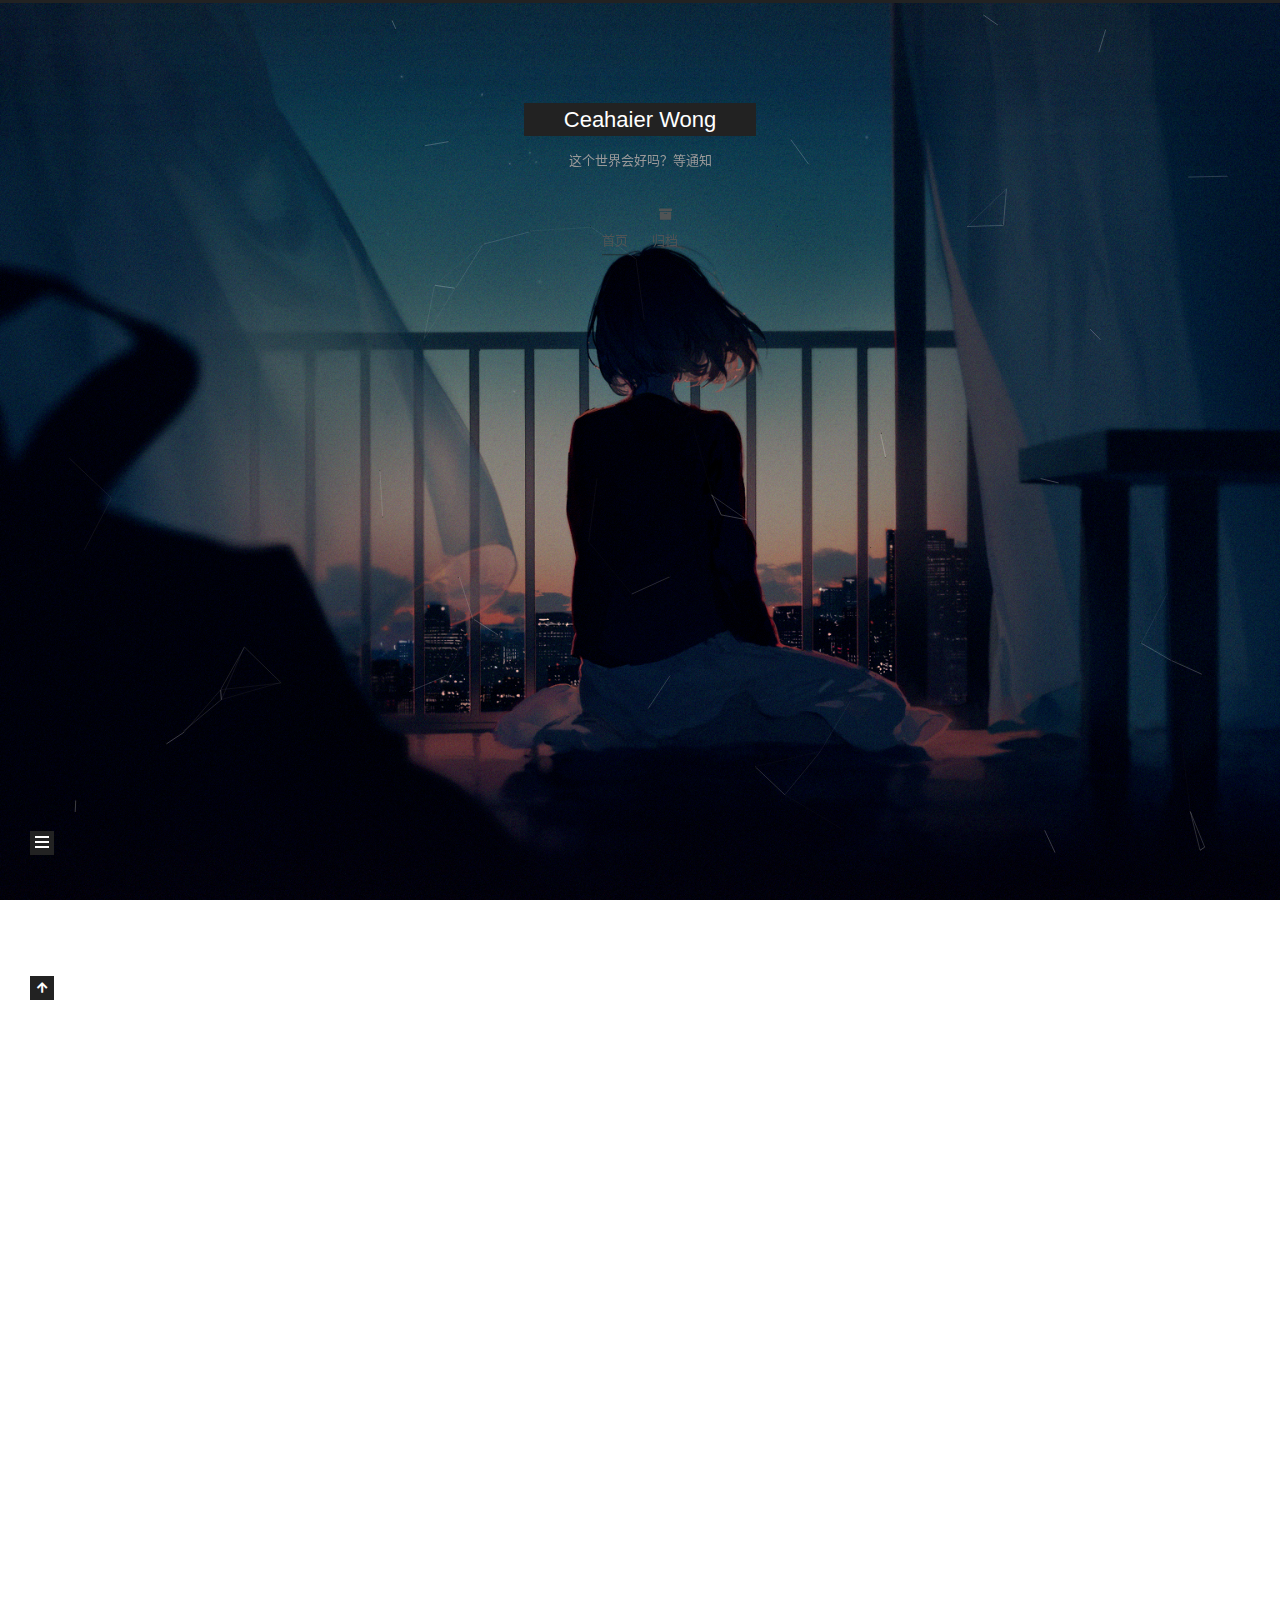
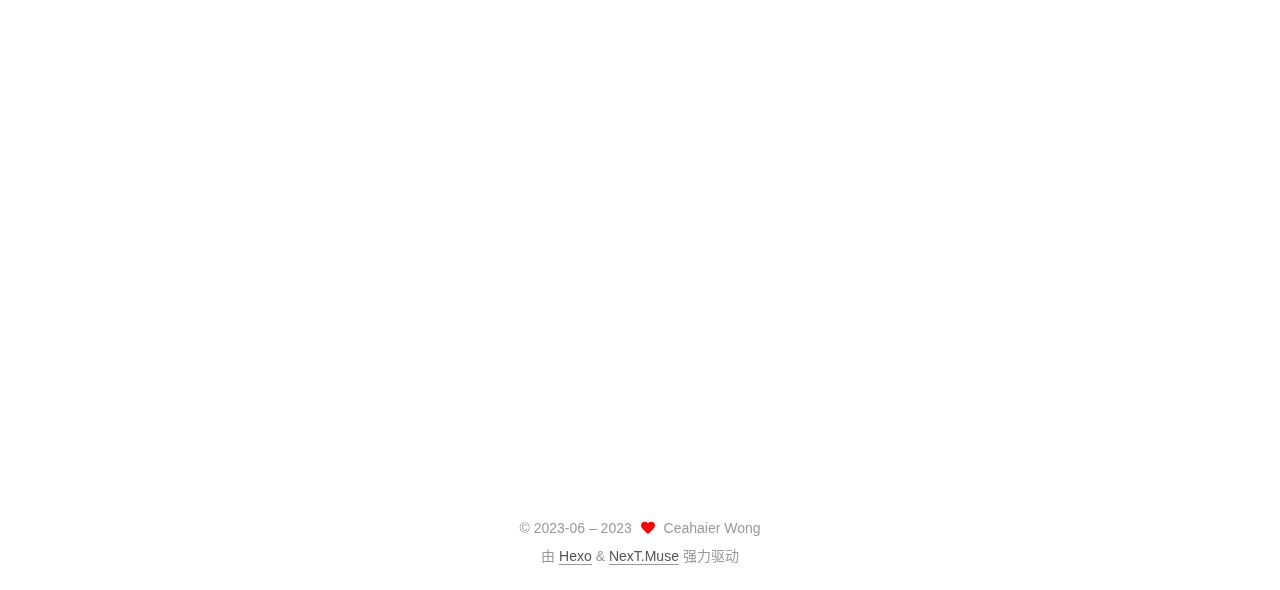
<file: index.html>
<!DOCTYPE html>
<html lang="zh-CN">
<head>
  <meta charset="UTF-8">
<meta name="viewport" content="width=device-width, initial-scale=1, maximum-scale=2">
<meta name="theme-color" content="#222">
<meta name="generator" content="Hexo 6.3.0">
  <link rel="apple-touch-icon" sizes="180x180" href="/images/apple-touch-icon-next.png">
  <link rel="icon" type="image/png" sizes="32x32" href="/images/favicon-32x32-next.png">
  <link rel="icon" type="image/png" sizes="16x16" href="/images/favicon-16x16-next.png">
  <link rel="mask-icon" href="/images/logo.svg" color="#222">

<link rel="stylesheet" href="/css/main.css">


<link rel="stylesheet" href="/lib/font-awesome/css/all.min.css">

<script id="hexo-configurations">
    var NexT = window.NexT || {};
    var CONFIG = {"hostname":"example.com","root":"/","scheme":"Muse","version":"7.8.0","exturl":false,"sidebar":{"position":"left","display":"post","padding":18,"offset":12,"onmobile":false},"copycode":{"enable":false,"show_result":false,"style":null},"back2top":{"enable":true,"sidebar":false,"scrollpercent":false},"bookmark":{"enable":false,"color":"#222","save":"auto"},"fancybox":false,"mediumzoom":false,"lazyload":false,"pangu":false,"comments":{"style":"tabs","active":null,"storage":true,"lazyload":false,"nav":null},"algolia":{"hits":{"per_page":10},"labels":{"input_placeholder":"Search for Posts","hits_empty":"We didn't find any results for the search: ${query}","hits_stats":"${hits} results found in ${time} ms"}},"localsearch":{"enable":false,"trigger":"auto","top_n_per_article":1,"unescape":false,"preload":false},"motion":{"enable":true,"async":false,"transition":{"post_block":"fadeIn","post_header":"slideDownIn","post_body":"slideDownIn","coll_header":"slideLeftIn","sidebar":"slideUpIn"}}};
  </script>

  <meta name="description" content="这个世界会好吗？等通知">
<meta property="og:type" content="website">
<meta property="og:title" content="Ceahaier Wong">
<meta property="og:url" content="http://example.com/index.html">
<meta property="og:site_name" content="Ceahaier Wong">
<meta property="og:description" content="这个世界会好吗？等通知">
<meta property="og:locale" content="zh_CN">
<meta property="article:author" content="Ceahaier Wong">
<meta name="twitter:card" content="summary">

<link rel="canonical" href="http://example.com/">


<script id="page-configurations">
  // https://hexo.io/docs/variables.html
  CONFIG.page = {
    sidebar: "",
    isHome : true,
    isPost : false,
    lang   : 'zh-CN'
  };
</script>

  <title>Ceahaier Wong</title>
  






  <noscript>
  <style>
  .use-motion .brand,
  .use-motion .menu-item,
  .sidebar-inner,
  .use-motion .post-block,
  .use-motion .pagination,
  .use-motion .comments,
  .use-motion .post-header,
  .use-motion .post-body,
  .use-motion .collection-header { opacity: initial; }

  .use-motion .site-title,
  .use-motion .site-subtitle {
    opacity: initial;
    top: initial;
  }

  .use-motion .logo-line-before i { left: initial; }
  .use-motion .logo-line-after i { right: initial; }
  </style>
</noscript>

</head>

<body itemscope itemtype="http://schema.org/WebPage">
  <div class="container use-motion">
    <div class="headband"></div>

    <header class="header" itemscope itemtype="http://schema.org/WPHeader">
      <div class="header-inner"><div class="site-brand-container">
  <div class="site-nav-toggle">
    <div class="toggle" aria-label="切换导航栏">
      <span class="toggle-line toggle-line-first"></span>
      <span class="toggle-line toggle-line-middle"></span>
      <span class="toggle-line toggle-line-last"></span>
    </div>
  </div>

  <div class="site-meta">

    <a href="/" class="brand" rel="start">
      <span class="logo-line-before"><i></i></span>
      <h1 class="site-title">Ceahaier Wong</h1>
      <span class="logo-line-after"><i></i></span>
    </a>
      <p class="site-subtitle" itemprop="description">这个世界会好吗？等通知</p>
  </div>

  <div class="site-nav-right">
    <div class="toggle popup-trigger">
    </div>
  </div>
</div>




<nav class="site-nav">
  <ul id="menu" class="main-menu menu">
        <li class="menu-item menu-item-home">

    <a href="/" rel="section"><i class="home fa-fw"></i>首页</a>

  </li>
        <li class="menu-item menu-item-archives">

    <a href="/archives/" rel="section"><i class="fa fa-archive fa-fw"></i>归档</a>

  </li>
  </ul>
</nav>




</div>
    </header>

    
  <div class="back-to-top">
    <i class="fa fa-arrow-up"></i>
    <span>0%</span>
  </div>


    <main class="main">
      <div class="main-inner">
        <div class="content-wrap">
          

          <div class="content index posts-expand">
            
      
  
  
  <article itemscope itemtype="http://schema.org/Article" class="post-block" lang="zh-CN">
    <link itemprop="mainEntityOfPage" href="http://example.com/2023/06/12/%E7%B1%BB%E5%9E%8B%E5%88%AB%E5%90%8D%E3%80%81auto%E5%92%8Cdecltype/">

    <span hidden itemprop="author" itemscope itemtype="http://schema.org/Person">
      <meta itemprop="image" content="/images/avatar.jpg">
      <meta itemprop="name" content="Ceahaier Wong">
      <meta itemprop="description" content="这个世界会好吗？等通知">
    </span>

    <span hidden itemprop="publisher" itemscope itemtype="http://schema.org/Organization">
      <meta itemprop="name" content="Ceahaier Wong">
    </span>
      <header class="post-header">
        <h2 class="post-title" itemprop="name headline">
          
            <a href="/2023/06/12/%E7%B1%BB%E5%9E%8B%E5%88%AB%E5%90%8D%E3%80%81auto%E5%92%8Cdecltype/" class="post-title-link" itemprop="url">类型别名、auto和decltype</a>
        </h2>

        <div class="post-meta">
            <span class="post-meta-item">
              <span class="post-meta-item-icon">
                <i class="far fa-calendar"></i>
              </span>
              <span class="post-meta-item-text">发表于</span>

              <time title="创建时间：2023-06-12 17:48:13" itemprop="dateCreated datePublished" datetime="2023-06-12T17:48:13+08:00">2023-06-12</time>
            </span>
              <span class="post-meta-item">
                <span class="post-meta-item-icon">
                  <i class="far fa-calendar-check"></i>
                </span>
                <span class="post-meta-item-text">更新于</span>
                <time title="修改时间：2023-06-17 11:08:05" itemprop="dateModified" datetime="2023-06-17T11:08:05+08:00">2023-06-17</time>
              </span>

          

        </div>
      </header>

    
    
    
    <div class="post-body" itemprop="articleBody">

      
          <h1 id="类型别名"><a href="#类型别名" class="headerlink" title="类型别名"></a>类型别名</h1><p>类型别名是一个名字，它是某种类型的同义词。</p>
          <!--noindex-->
            <div class="post-button">
              <a class="btn" href="/2023/06/12/%E7%B1%BB%E5%9E%8B%E5%88%AB%E5%90%8D%E3%80%81auto%E5%92%8Cdecltype/#more" rel="contents">
                阅读全文 &raquo;
              </a>
            </div>
          <!--/noindex-->
        
      
    </div>

    
    
    
      <footer class="post-footer">
        <div class="post-eof"></div>
      </footer>
  </article>
  
  
  

      
  
  
  <article itemscope itemtype="http://schema.org/Article" class="post-block" lang="zh-CN">
    <link itemprop="mainEntityOfPage" href="http://example.com/2023/06/03/CeahaierWong%E4%B8%AA%E4%BA%BA%E5%8D%9A%E5%AE%A2%E8%AF%B4%E6%98%8E/">

    <span hidden itemprop="author" itemscope itemtype="http://schema.org/Person">
      <meta itemprop="image" content="/images/avatar.jpg">
      <meta itemprop="name" content="Ceahaier Wong">
      <meta itemprop="description" content="这个世界会好吗？等通知">
    </span>

    <span hidden itemprop="publisher" itemscope itemtype="http://schema.org/Organization">
      <meta itemprop="name" content="Ceahaier Wong">
    </span>
      <header class="post-header">
        <h2 class="post-title" itemprop="name headline">
          
            <a href="/2023/06/03/CeahaierWong%E4%B8%AA%E4%BA%BA%E5%8D%9A%E5%AE%A2%E8%AF%B4%E6%98%8E/" class="post-title-link" itemprop="url">CeahaierWong个人博客说明</a>
        </h2>

        <div class="post-meta">
            <span class="post-meta-item">
              <span class="post-meta-item-icon">
                <i class="far fa-calendar"></i>
              </span>
              <span class="post-meta-item-text">发表于</span>

              <time title="创建时间：2023-06-03 17:44:03" itemprop="dateCreated datePublished" datetime="2023-06-03T17:44:03+08:00">2023-06-03</time>
            </span>
              <span class="post-meta-item">
                <span class="post-meta-item-icon">
                  <i class="far fa-calendar-check"></i>
                </span>
                <span class="post-meta-item-text">更新于</span>
                <time title="修改时间：2023-06-04 22:52:18" itemprop="dateModified" datetime="2023-06-04T22:52:18+08:00">2023-06-04</time>
              </span>

          

        </div>
      </header>

    
    
    
    <div class="post-body" itemprop="articleBody">

      
          <h1 id="建立个人博客的想法"><a href="#建立个人博客的想法" class="headerlink" title="建立个人博客的想法"></a>建立个人博客的想法</h1><p>之前都是在网上看别人的博客，看着别人把学习到的东西都一一记下来然后组成个人博客。</p>
<p>一直想着能不能自己也搞一个类似的博客，今年4月份辞职后，趁着没找到工作前，也来弄一个。</p>
          <!--noindex-->
            <div class="post-button">
              <a class="btn" href="/2023/06/03/CeahaierWong%E4%B8%AA%E4%BA%BA%E5%8D%9A%E5%AE%A2%E8%AF%B4%E6%98%8E/#more" rel="contents">
                阅读全文 &raquo;
              </a>
            </div>
          <!--/noindex-->
        
      
    </div>

    
    
    
      <footer class="post-footer">
        <div class="post-eof"></div>
      </footer>
  </article>
  
  
  

      
  
  
  <article itemscope itemtype="http://schema.org/Article" class="post-block" lang="zh-CN">
    <link itemprop="mainEntityOfPage" href="http://example.com/2023/06/03/const%E9%99%90%E5%AE%9A%E7%AC%A6/">

    <span hidden itemprop="author" itemscope itemtype="http://schema.org/Person">
      <meta itemprop="image" content="/images/avatar.jpg">
      <meta itemprop="name" content="Ceahaier Wong">
      <meta itemprop="description" content="这个世界会好吗？等通知">
    </span>

    <span hidden itemprop="publisher" itemscope itemtype="http://schema.org/Organization">
      <meta itemprop="name" content="Ceahaier Wong">
    </span>
      <header class="post-header">
        <h2 class="post-title" itemprop="name headline">
          
            <a href="/2023/06/03/const%E9%99%90%E5%AE%9A%E7%AC%A6/" class="post-title-link" itemprop="url">const限定符</a>
        </h2>

        <div class="post-meta">
            <span class="post-meta-item">
              <span class="post-meta-item-icon">
                <i class="far fa-calendar"></i>
              </span>
              <span class="post-meta-item-text">发表于</span>

              <time title="创建时间：2023-06-03 17:42:25" itemprop="dateCreated datePublished" datetime="2023-06-03T17:42:25+08:00">2023-06-03</time>
            </span>
              <span class="post-meta-item">
                <span class="post-meta-item-icon">
                  <i class="far fa-calendar-check"></i>
                </span>
                <span class="post-meta-item-text">更新于</span>
                <time title="修改时间：2023-07-05 20:36:29" itemprop="dateModified" datetime="2023-07-05T20:36:29+08:00">2023-07-05</time>
              </span>

          

        </div>
      </header>

    
    
    
    <div class="post-body" itemprop="articleBody">

      
          <h1 id="const限定符"><a href="#const限定符" class="headerlink" title="const限定符"></a>const限定符</h1><p>有时候我们希望定义一种变量，它的值不能被改变。可以使用const对变量的类型加以限定。</p>
          <!--noindex-->
            <div class="post-button">
              <a class="btn" href="/2023/06/03/const%E9%99%90%E5%AE%9A%E7%AC%A6/#more" rel="contents">
                阅读全文 &raquo;
              </a>
            </div>
          <!--/noindex-->
        
      
    </div>

    
    
    
      <footer class="post-footer">
        <div class="post-eof"></div>
      </footer>
  </article>
  
  
  


  



          </div>
          

<script>
  window.addEventListener('tabs:register', () => {
    let { activeClass } = CONFIG.comments;
    if (CONFIG.comments.storage) {
      activeClass = localStorage.getItem('comments_active') || activeClass;
    }
    if (activeClass) {
      let activeTab = document.querySelector(`a[href="#comment-${activeClass}"]`);
      if (activeTab) {
        activeTab.click();
      }
    }
  });
  if (CONFIG.comments.storage) {
    window.addEventListener('tabs:click', event => {
      if (!event.target.matches('.tabs-comment .tab-content .tab-pane')) return;
      let commentClass = event.target.classList[1];
      localStorage.setItem('comments_active', commentClass);
    });
  }
</script>

        </div>
          
  
  <div class="toggle sidebar-toggle">
    <span class="toggle-line toggle-line-first"></span>
    <span class="toggle-line toggle-line-middle"></span>
    <span class="toggle-line toggle-line-last"></span>
  </div>

  <aside class="sidebar">
    <div class="sidebar-inner">

      <ul class="sidebar-nav motion-element">
        <li class="sidebar-nav-toc">
          文章目录
        </li>
        <li class="sidebar-nav-overview">
          站点概览
        </li>
      </ul>

      <!--noindex-->
      <div class="post-toc-wrap sidebar-panel">
      </div>
      <!--/noindex-->

      <div class="site-overview-wrap sidebar-panel">
        <div class="site-author motion-element" itemprop="author" itemscope itemtype="http://schema.org/Person">
    <img class="site-author-image" itemprop="image" alt="Ceahaier Wong"
      src="/images/avatar.jpg">
  <p class="site-author-name" itemprop="name">Ceahaier Wong</p>
  <div class="site-description" itemprop="description">这个世界会好吗？等通知</div>
</div>
<div class="site-state-wrap motion-element">
  <nav class="site-state">
      <div class="site-state-item site-state-posts">
          <a href="/archives/">
        
          <span class="site-state-item-count">3</span>
          <span class="site-state-item-name">日志</span>
        </a>
      </div>
      <div class="site-state-item site-state-tags">
            <a href="/tags/">
        <span class="site-state-item-count">1</span>
        <span class="site-state-item-name">标签</span></a>
      </div>
  </nav>
</div>



      </div>

    </div>
  </aside>
  <div id="sidebar-dimmer"></div>


      </div>
    </main>

    <footer class="footer">
      <div class="footer-inner">
        

        

<div class="copyright">
  
  &copy; 2023-06 – 
  <span itemprop="copyrightYear">2023</span>
  <span class="with-love">
    <i class="fa fa-heart"></i>
  </span>
  <span class="author" itemprop="copyrightHolder">Ceahaier Wong</span>
</div>
  <div class="powered-by">由 <a href="https://hexo.io/" class="theme-link" rel="noopener" target="_blank">Hexo</a> & <a href="https://muse.theme-next.org/" class="theme-link" rel="noopener" target="_blank">NexT.Muse</a> 强力驱动
  </div>

        








      </div>
    </footer>
  </div>

  
  
  <script color='255,255,255' opacity='0.5' zIndex='-1' count='99' src="/lib/canvas-nest/canvas-nest.min.js"></script>
  <script src="/lib/anime.min.js"></script>
  <script src="/lib/velocity/velocity.min.js"></script>
  <script src="/lib/velocity/velocity.ui.min.js"></script>

<script src="/js/utils.js"></script>

<script src="/js/motion.js"></script>


<script src="/js/schemes/muse.js"></script>


<script src="/js/next-boot.js"></script>




  















  

  

</body>
</html>
</file>
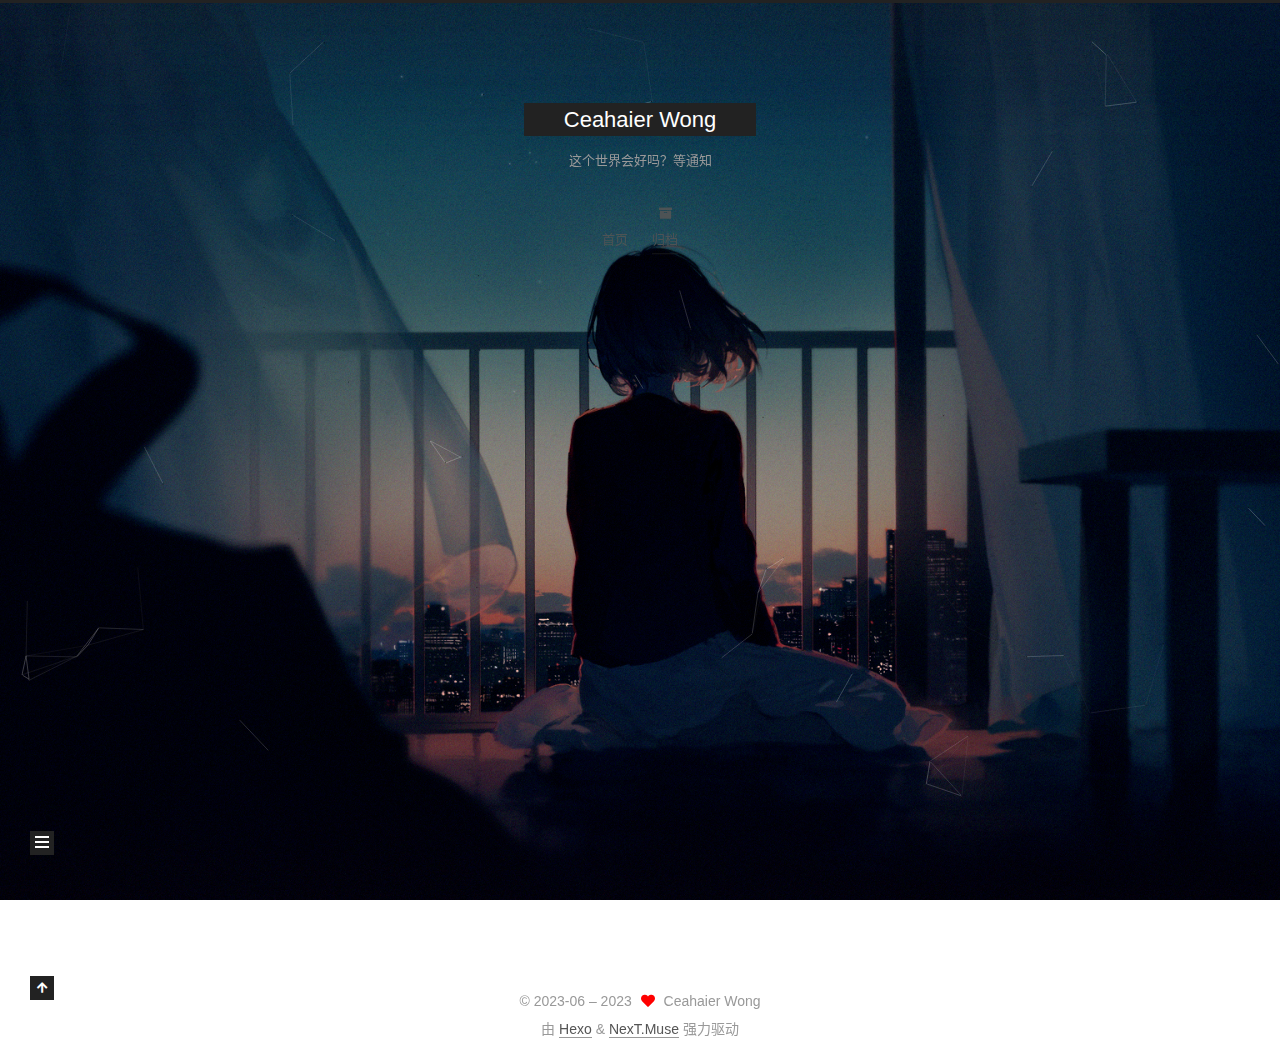
<file: archives/index.html>
<!DOCTYPE html>
<html lang="zh-CN">
<head>
  <meta charset="UTF-8">
<meta name="viewport" content="width=device-width, initial-scale=1, maximum-scale=2">
<meta name="theme-color" content="#222">
<meta name="generator" content="Hexo 6.3.0">
  <link rel="apple-touch-icon" sizes="180x180" href="/images/apple-touch-icon-next.png">
  <link rel="icon" type="image/png" sizes="32x32" href="/images/favicon-32x32-next.png">
  <link rel="icon" type="image/png" sizes="16x16" href="/images/favicon-16x16-next.png">
  <link rel="mask-icon" href="/images/logo.svg" color="#222">

<link rel="stylesheet" href="/css/main.css">


<link rel="stylesheet" href="/lib/font-awesome/css/all.min.css">

<script id="hexo-configurations">
    var NexT = window.NexT || {};
    var CONFIG = {"hostname":"example.com","root":"/","scheme":"Muse","version":"7.8.0","exturl":false,"sidebar":{"position":"left","display":"post","padding":18,"offset":12,"onmobile":false},"copycode":{"enable":false,"show_result":false,"style":null},"back2top":{"enable":true,"sidebar":false,"scrollpercent":false},"bookmark":{"enable":false,"color":"#222","save":"auto"},"fancybox":false,"mediumzoom":false,"lazyload":false,"pangu":false,"comments":{"style":"tabs","active":null,"storage":true,"lazyload":false,"nav":null},"algolia":{"hits":{"per_page":10},"labels":{"input_placeholder":"Search for Posts","hits_empty":"We didn't find any results for the search: ${query}","hits_stats":"${hits} results found in ${time} ms"}},"localsearch":{"enable":false,"trigger":"auto","top_n_per_article":1,"unescape":false,"preload":false},"motion":{"enable":true,"async":false,"transition":{"post_block":"fadeIn","post_header":"slideDownIn","post_body":"slideDownIn","coll_header":"slideLeftIn","sidebar":"slideUpIn"}}};
  </script>

  <meta name="description" content="这个世界会好吗？等通知">
<meta property="og:type" content="website">
<meta property="og:title" content="Ceahaier Wong">
<meta property="og:url" content="http://example.com/archives/index.html">
<meta property="og:site_name" content="Ceahaier Wong">
<meta property="og:description" content="这个世界会好吗？等通知">
<meta property="og:locale" content="zh_CN">
<meta property="article:author" content="Ceahaier Wong">
<meta name="twitter:card" content="summary">

<link rel="canonical" href="http://example.com/archives/">


<script id="page-configurations">
  // https://hexo.io/docs/variables.html
  CONFIG.page = {
    sidebar: "",
    isHome : false,
    isPost : false,
    lang   : 'zh-CN'
  };
</script>

  <title>归档 | Ceahaier Wong</title>
  






  <noscript>
  <style>
  .use-motion .brand,
  .use-motion .menu-item,
  .sidebar-inner,
  .use-motion .post-block,
  .use-motion .pagination,
  .use-motion .comments,
  .use-motion .post-header,
  .use-motion .post-body,
  .use-motion .collection-header { opacity: initial; }

  .use-motion .site-title,
  .use-motion .site-subtitle {
    opacity: initial;
    top: initial;
  }

  .use-motion .logo-line-before i { left: initial; }
  .use-motion .logo-line-after i { right: initial; }
  </style>
</noscript>

</head>

<body itemscope itemtype="http://schema.org/WebPage">
  <div class="container use-motion">
    <div class="headband"></div>

    <header class="header" itemscope itemtype="http://schema.org/WPHeader">
      <div class="header-inner"><div class="site-brand-container">
  <div class="site-nav-toggle">
    <div class="toggle" aria-label="切换导航栏">
      <span class="toggle-line toggle-line-first"></span>
      <span class="toggle-line toggle-line-middle"></span>
      <span class="toggle-line toggle-line-last"></span>
    </div>
  </div>

  <div class="site-meta">

    <a href="/" class="brand" rel="start">
      <span class="logo-line-before"><i></i></span>
      <h1 class="site-title">Ceahaier Wong</h1>
      <span class="logo-line-after"><i></i></span>
    </a>
      <p class="site-subtitle" itemprop="description">这个世界会好吗？等通知</p>
  </div>

  <div class="site-nav-right">
    <div class="toggle popup-trigger">
    </div>
  </div>
</div>




<nav class="site-nav">
  <ul id="menu" class="main-menu menu">
        <li class="menu-item menu-item-home">

    <a href="/" rel="section"><i class="home fa-fw"></i>首页</a>

  </li>
        <li class="menu-item menu-item-archives">

    <a href="/archives/" rel="section"><i class="fa fa-archive fa-fw"></i>归档</a>

  </li>
  </ul>
</nav>




</div>
    </header>

    
  <div class="back-to-top">
    <i class="fa fa-arrow-up"></i>
    <span>0%</span>
  </div>


    <main class="main">
      <div class="main-inner">
        <div class="content-wrap">
          

          <div class="content archive">
            

  
  
  
  <div class="post-block">
    <div class="posts-collapse">
      <div class="collection-title">
        <span class="collection-header">嗯..! 目前共计 3 篇日志。 继续努力。</span>
      </div>

      
    <div class="collection-year">
      <span class="collection-header">2023</span>
    </div>

  <article itemscope itemtype="http://schema.org/Article">
    <header class="post-header">

      <div class="post-meta">
        <time itemprop="dateCreated"
              datetime="2023-06-12T17:48:13+08:00"
              content="2023-06-12">
          06-12
        </time>
      </div>

      <div class="post-title">
          <a class="post-title-link" href="/2023/06/12/%E7%B1%BB%E5%9E%8B%E5%88%AB%E5%90%8D%E3%80%81auto%E5%92%8Cdecltype/" itemprop="url">
            <span itemprop="name">类型别名、auto和decltype</span>
          </a>
      </div>

    </header>
  </article>

  <article itemscope itemtype="http://schema.org/Article">
    <header class="post-header">

      <div class="post-meta">
        <time itemprop="dateCreated"
              datetime="2023-06-03T17:44:03+08:00"
              content="2023-06-03">
          06-03
        </time>
      </div>

      <div class="post-title">
          <a class="post-title-link" href="/2023/06/03/CeahaierWong%E4%B8%AA%E4%BA%BA%E5%8D%9A%E5%AE%A2%E8%AF%B4%E6%98%8E/" itemprop="url">
            <span itemprop="name">CeahaierWong个人博客说明</span>
          </a>
      </div>

    </header>
  </article>

  <article itemscope itemtype="http://schema.org/Article">
    <header class="post-header">

      <div class="post-meta">
        <time itemprop="dateCreated"
              datetime="2023-06-03T17:42:25+08:00"
              content="2023-06-03">
          06-03
        </time>
      </div>

      <div class="post-title">
          <a class="post-title-link" href="/2023/06/03/const%E9%99%90%E5%AE%9A%E7%AC%A6/" itemprop="url">
            <span itemprop="name">const限定符</span>
          </a>
      </div>

    </header>
  </article>


    </div>
  </div>
  
  
  

  



          </div>
          

<script>
  window.addEventListener('tabs:register', () => {
    let { activeClass } = CONFIG.comments;
    if (CONFIG.comments.storage) {
      activeClass = localStorage.getItem('comments_active') || activeClass;
    }
    if (activeClass) {
      let activeTab = document.querySelector(`a[href="#comment-${activeClass}"]`);
      if (activeTab) {
        activeTab.click();
      }
    }
  });
  if (CONFIG.comments.storage) {
    window.addEventListener('tabs:click', event => {
      if (!event.target.matches('.tabs-comment .tab-content .tab-pane')) return;
      let commentClass = event.target.classList[1];
      localStorage.setItem('comments_active', commentClass);
    });
  }
</script>

        </div>
          
  
  <div class="toggle sidebar-toggle">
    <span class="toggle-line toggle-line-first"></span>
    <span class="toggle-line toggle-line-middle"></span>
    <span class="toggle-line toggle-line-last"></span>
  </div>

  <aside class="sidebar">
    <div class="sidebar-inner">

      <ul class="sidebar-nav motion-element">
        <li class="sidebar-nav-toc">
          文章目录
        </li>
        <li class="sidebar-nav-overview">
          站点概览
        </li>
      </ul>

      <!--noindex-->
      <div class="post-toc-wrap sidebar-panel">
      </div>
      <!--/noindex-->

      <div class="site-overview-wrap sidebar-panel">
        <div class="site-author motion-element" itemprop="author" itemscope itemtype="http://schema.org/Person">
    <img class="site-author-image" itemprop="image" alt="Ceahaier Wong"
      src="/images/avatar.jpg">
  <p class="site-author-name" itemprop="name">Ceahaier Wong</p>
  <div class="site-description" itemprop="description">这个世界会好吗？等通知</div>
</div>
<div class="site-state-wrap motion-element">
  <nav class="site-state">
      <div class="site-state-item site-state-posts">
          <a href="/archives/">
        
          <span class="site-state-item-count">3</span>
          <span class="site-state-item-name">日志</span>
        </a>
      </div>
      <div class="site-state-item site-state-tags">
            <a href="/tags/">
        <span class="site-state-item-count">1</span>
        <span class="site-state-item-name">标签</span></a>
      </div>
  </nav>
</div>



      </div>

    </div>
  </aside>
  <div id="sidebar-dimmer"></div>


      </div>
    </main>

    <footer class="footer">
      <div class="footer-inner">
        

        

<div class="copyright">
  
  &copy; 2023-06 – 
  <span itemprop="copyrightYear">2023</span>
  <span class="with-love">
    <i class="fa fa-heart"></i>
  </span>
  <span class="author" itemprop="copyrightHolder">Ceahaier Wong</span>
</div>
  <div class="powered-by">由 <a href="https://hexo.io/" class="theme-link" rel="noopener" target="_blank">Hexo</a> & <a href="https://muse.theme-next.org/" class="theme-link" rel="noopener" target="_blank">NexT.Muse</a> 强力驱动
  </div>

        








      </div>
    </footer>
  </div>

  
  
  <script color='255,255,255' opacity='0.5' zIndex='-1' count='99' src="/lib/canvas-nest/canvas-nest.min.js"></script>
  <script src="/lib/anime.min.js"></script>
  <script src="/lib/velocity/velocity.min.js"></script>
  <script src="/lib/velocity/velocity.ui.min.js"></script>

<script src="/js/utils.js"></script>

<script src="/js/motion.js"></script>


<script src="/js/schemes/muse.js"></script>


<script src="/js/next-boot.js"></script>




  















  

  

</body>
</html>
</file>
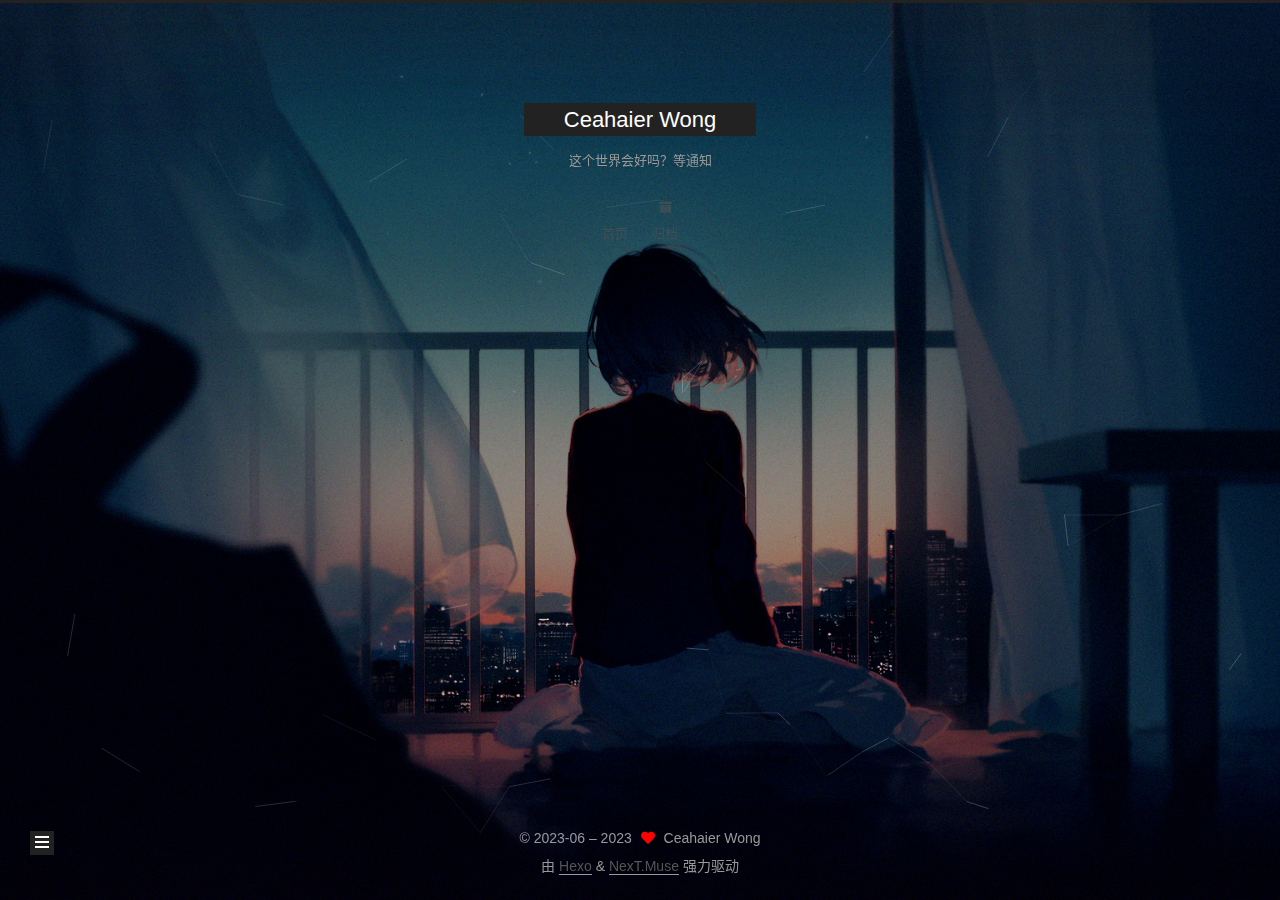
<file: categories/index.html>
<!DOCTYPE html>
<html lang="zh-CN">
<head>
  <meta charset="UTF-8">
<meta name="viewport" content="width=device-width, initial-scale=1, maximum-scale=2">
<meta name="theme-color" content="#222">
<meta name="generator" content="Hexo 6.3.0">
  <link rel="apple-touch-icon" sizes="180x180" href="/images/apple-touch-icon-next.png">
  <link rel="icon" type="image/png" sizes="32x32" href="/images/favicon-32x32-next.png">
  <link rel="icon" type="image/png" sizes="16x16" href="/images/favicon-16x16-next.png">
  <link rel="mask-icon" href="/images/logo.svg" color="#222">

<link rel="stylesheet" href="/css/main.css">


<link rel="stylesheet" href="/lib/font-awesome/css/all.min.css">

<script id="hexo-configurations">
    var NexT = window.NexT || {};
    var CONFIG = {"hostname":"example.com","root":"/","scheme":"Muse","version":"7.8.0","exturl":false,"sidebar":{"position":"left","display":"post","padding":18,"offset":12,"onmobile":false},"copycode":{"enable":false,"show_result":false,"style":null},"back2top":{"enable":true,"sidebar":false,"scrollpercent":false},"bookmark":{"enable":false,"color":"#222","save":"auto"},"fancybox":false,"mediumzoom":false,"lazyload":false,"pangu":false,"comments":{"style":"tabs","active":null,"storage":true,"lazyload":false,"nav":null},"algolia":{"hits":{"per_page":10},"labels":{"input_placeholder":"Search for Posts","hits_empty":"We didn't find any results for the search: ${query}","hits_stats":"${hits} results found in ${time} ms"}},"localsearch":{"enable":false,"trigger":"auto","top_n_per_article":1,"unescape":false,"preload":false},"motion":{"enable":true,"async":false,"transition":{"post_block":"fadeIn","post_header":"slideDownIn","post_body":"slideDownIn","coll_header":"slideLeftIn","sidebar":"slideUpIn"}}};
  </script>

  <meta name="description" content="这个世界会好吗？等通知">
<meta property="og:type" content="website">
<meta property="og:title" content="categories">
<meta property="og:url" content="http://example.com/categories/index.html">
<meta property="og:site_name" content="Ceahaier Wong">
<meta property="og:description" content="这个世界会好吗？等通知">
<meta property="og:locale" content="zh_CN">
<meta property="article:published_time" content="2023-06-04T14:21:47.000Z">
<meta property="article:modified_time" content="2023-06-04T14:50:28.011Z">
<meta property="article:author" content="Ceahaier Wong">
<meta name="twitter:card" content="summary">

<link rel="canonical" href="http://example.com/categories/">


<script id="page-configurations">
  // https://hexo.io/docs/variables.html
  CONFIG.page = {
    sidebar: "",
    isHome : false,
    isPost : false,
    lang   : 'zh-CN'
  };
</script>

  <title>categories | Ceahaier Wong
</title>
  






  <noscript>
  <style>
  .use-motion .brand,
  .use-motion .menu-item,
  .sidebar-inner,
  .use-motion .post-block,
  .use-motion .pagination,
  .use-motion .comments,
  .use-motion .post-header,
  .use-motion .post-body,
  .use-motion .collection-header { opacity: initial; }

  .use-motion .site-title,
  .use-motion .site-subtitle {
    opacity: initial;
    top: initial;
  }

  .use-motion .logo-line-before i { left: initial; }
  .use-motion .logo-line-after i { right: initial; }
  </style>
</noscript>

</head>

<body itemscope itemtype="http://schema.org/WebPage">
  <div class="container use-motion">
    <div class="headband"></div>

    <header class="header" itemscope itemtype="http://schema.org/WPHeader">
      <div class="header-inner"><div class="site-brand-container">
  <div class="site-nav-toggle">
    <div class="toggle" aria-label="切换导航栏">
      <span class="toggle-line toggle-line-first"></span>
      <span class="toggle-line toggle-line-middle"></span>
      <span class="toggle-line toggle-line-last"></span>
    </div>
  </div>

  <div class="site-meta">

    <a href="/" class="brand" rel="start">
      <span class="logo-line-before"><i></i></span>
      <h1 class="site-title">Ceahaier Wong</h1>
      <span class="logo-line-after"><i></i></span>
    </a>
      <p class="site-subtitle" itemprop="description">这个世界会好吗？等通知</p>
  </div>

  <div class="site-nav-right">
    <div class="toggle popup-trigger">
    </div>
  </div>
</div>




<nav class="site-nav">
  <ul id="menu" class="main-menu menu">
        <li class="menu-item menu-item-home">

    <a href="/" rel="section"><i class="home fa-fw"></i>首页</a>

  </li>
        <li class="menu-item menu-item-archives">

    <a href="/archives/" rel="section"><i class="fa fa-archive fa-fw"></i>归档</a>

  </li>
  </ul>
</nav>




</div>
    </header>

    
  <div class="back-to-top">
    <i class="fa fa-arrow-up"></i>
    <span>0%</span>
  </div>


    <main class="main">
      <div class="main-inner">
        <div class="content-wrap">
          
  
  

          <div class="content page posts-expand">
            

    
    
    
    <div class="post-block" lang="zh-CN">
      <header class="post-header">

<h1 class="post-title" itemprop="name headline">categories
</h1>

<div class="post-meta">
  

</div>

</header>

      
      
      
      <div class="post-body">
          <div class="category-all-page">
            <div class="category-all-title">
              暂无分类
            </div>
            <div class="category-all">
              
            </div>
          </div>
        
      </div>
      
      
      
    </div>
    

    
    
    


          </div>
          

<script>
  window.addEventListener('tabs:register', () => {
    let { activeClass } = CONFIG.comments;
    if (CONFIG.comments.storage) {
      activeClass = localStorage.getItem('comments_active') || activeClass;
    }
    if (activeClass) {
      let activeTab = document.querySelector(`a[href="#comment-${activeClass}"]`);
      if (activeTab) {
        activeTab.click();
      }
    }
  });
  if (CONFIG.comments.storage) {
    window.addEventListener('tabs:click', event => {
      if (!event.target.matches('.tabs-comment .tab-content .tab-pane')) return;
      let commentClass = event.target.classList[1];
      localStorage.setItem('comments_active', commentClass);
    });
  }
</script>

        </div>
          
  
  <div class="toggle sidebar-toggle">
    <span class="toggle-line toggle-line-first"></span>
    <span class="toggle-line toggle-line-middle"></span>
    <span class="toggle-line toggle-line-last"></span>
  </div>

  <aside class="sidebar">
    <div class="sidebar-inner">

      <ul class="sidebar-nav motion-element">
        <li class="sidebar-nav-toc">
          文章目录
        </li>
        <li class="sidebar-nav-overview">
          站点概览
        </li>
      </ul>

      <!--noindex-->
      <div class="post-toc-wrap sidebar-panel">
      </div>
      <!--/noindex-->

      <div class="site-overview-wrap sidebar-panel">
        <div class="site-author motion-element" itemprop="author" itemscope itemtype="http://schema.org/Person">
    <img class="site-author-image" itemprop="image" alt="Ceahaier Wong"
      src="/images/avatar.jpg">
  <p class="site-author-name" itemprop="name">Ceahaier Wong</p>
  <div class="site-description" itemprop="description">这个世界会好吗？等通知</div>
</div>
<div class="site-state-wrap motion-element">
  <nav class="site-state">
      <div class="site-state-item site-state-posts">
          <a href="/archives/">
        
          <span class="site-state-item-count">3</span>
          <span class="site-state-item-name">日志</span>
        </a>
      </div>
      <div class="site-state-item site-state-tags">
            <a href="/tags/">
        <span class="site-state-item-count">1</span>
        <span class="site-state-item-name">标签</span></a>
      </div>
  </nav>
</div>



      </div>

    </div>
  </aside>
  <div id="sidebar-dimmer"></div>


      </div>
    </main>

    <footer class="footer">
      <div class="footer-inner">
        

        

<div class="copyright">
  
  &copy; 2023-06 – 
  <span itemprop="copyrightYear">2023</span>
  <span class="with-love">
    <i class="fa fa-heart"></i>
  </span>
  <span class="author" itemprop="copyrightHolder">Ceahaier Wong</span>
</div>
  <div class="powered-by">由 <a href="https://hexo.io/" class="theme-link" rel="noopener" target="_blank">Hexo</a> & <a href="https://muse.theme-next.org/" class="theme-link" rel="noopener" target="_blank">NexT.Muse</a> 强力驱动
  </div>

        








      </div>
    </footer>
  </div>

  
  
  <script color='255,255,255' opacity='0.5' zIndex='-1' count='99' src="/lib/canvas-nest/canvas-nest.min.js"></script>
  <script src="/lib/anime.min.js"></script>
  <script src="/lib/velocity/velocity.min.js"></script>
  <script src="/lib/velocity/velocity.ui.min.js"></script>

<script src="/js/utils.js"></script>

<script src="/js/motion.js"></script>


<script src="/js/schemes/muse.js"></script>


<script src="/js/next-boot.js"></script>




  















  

  

</body>
</html>
</file>
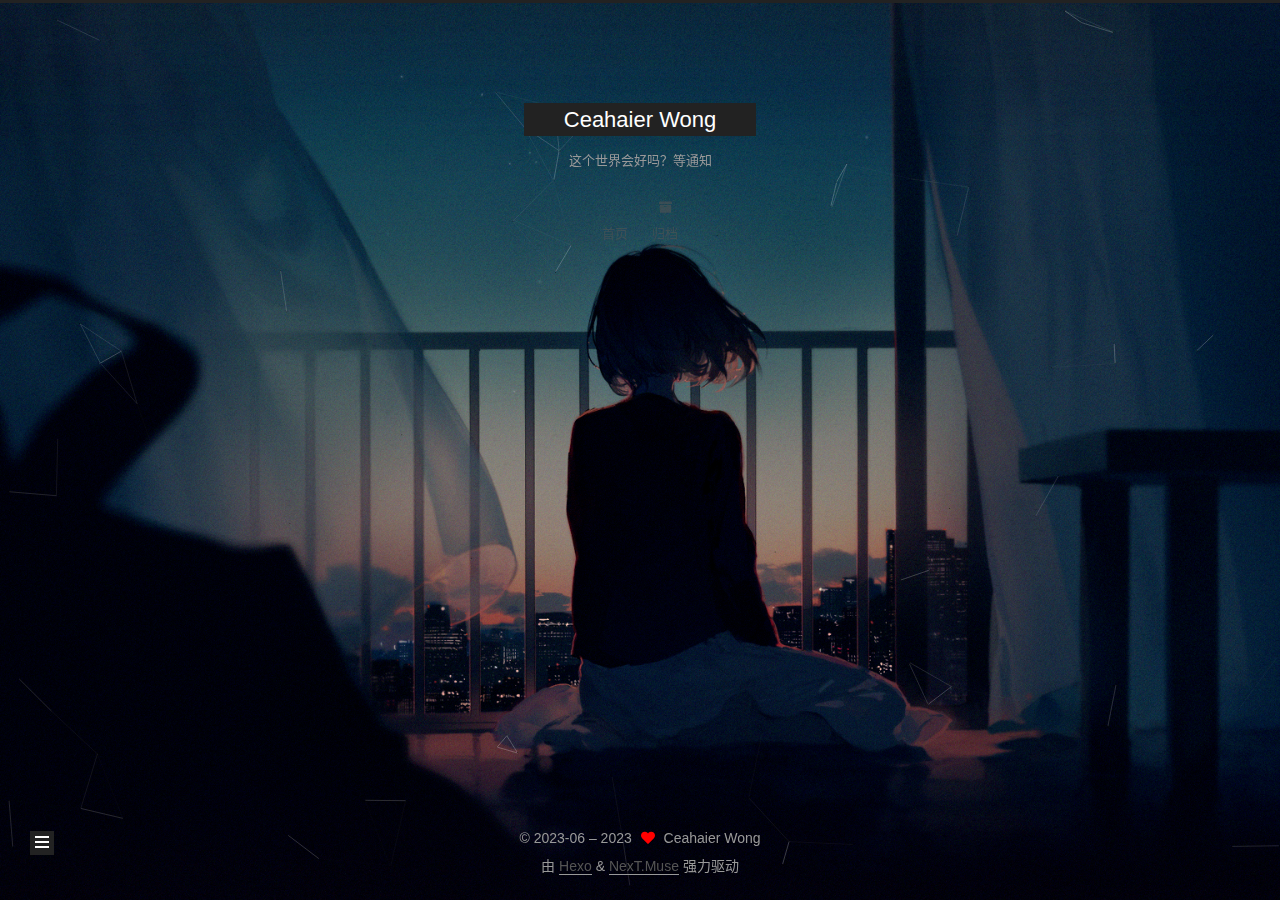
<file: tages/index.html>
<!DOCTYPE html>
<html lang="zh-CN">
<head>
  <meta charset="UTF-8">
<meta name="viewport" content="width=device-width, initial-scale=1, maximum-scale=2">
<meta name="theme-color" content="#222">
<meta name="generator" content="Hexo 6.3.0">
  <link rel="apple-touch-icon" sizes="180x180" href="/images/apple-touch-icon-next.png">
  <link rel="icon" type="image/png" sizes="32x32" href="/images/favicon-32x32-next.png">
  <link rel="icon" type="image/png" sizes="16x16" href="/images/favicon-16x16-next.png">
  <link rel="mask-icon" href="/images/logo.svg" color="#222">

<link rel="stylesheet" href="/css/main.css">


<link rel="stylesheet" href="/lib/font-awesome/css/all.min.css">

<script id="hexo-configurations">
    var NexT = window.NexT || {};
    var CONFIG = {"hostname":"example.com","root":"/","scheme":"Muse","version":"7.8.0","exturl":false,"sidebar":{"position":"left","display":"post","padding":18,"offset":12,"onmobile":false},"copycode":{"enable":false,"show_result":false,"style":null},"back2top":{"enable":true,"sidebar":false,"scrollpercent":false},"bookmark":{"enable":false,"color":"#222","save":"auto"},"fancybox":false,"mediumzoom":false,"lazyload":false,"pangu":false,"comments":{"style":"tabs","active":null,"storage":true,"lazyload":false,"nav":null},"algolia":{"hits":{"per_page":10},"labels":{"input_placeholder":"Search for Posts","hits_empty":"We didn't find any results for the search: ${query}","hits_stats":"${hits} results found in ${time} ms"}},"localsearch":{"enable":false,"trigger":"auto","top_n_per_article":1,"unescape":false,"preload":false},"motion":{"enable":true,"async":false,"transition":{"post_block":"fadeIn","post_header":"slideDownIn","post_body":"slideDownIn","coll_header":"slideLeftIn","sidebar":"slideUpIn"}}};
  </script>

  <meta name="description" content="这个世界会好吗？等通知">
<meta property="og:type" content="website">
<meta property="og:title" content="tages">
<meta property="og:url" content="http://example.com/tages/index.html">
<meta property="og:site_name" content="Ceahaier Wong">
<meta property="og:description" content="这个世界会好吗？等通知">
<meta property="og:locale" content="zh_CN">
<meta property="article:published_time" content="2023-06-04T14:21:26.000Z">
<meta property="article:modified_time" content="2023-06-04T14:50:44.610Z">
<meta property="article:author" content="Ceahaier Wong">
<meta name="twitter:card" content="summary">

<link rel="canonical" href="http://example.com/tages/">


<script id="page-configurations">
  // https://hexo.io/docs/variables.html
  CONFIG.page = {
    sidebar: "",
    isHome : false,
    isPost : false,
    lang   : 'zh-CN'
  };
</script>

  <title>tages | Ceahaier Wong
</title>
  






  <noscript>
  <style>
  .use-motion .brand,
  .use-motion .menu-item,
  .sidebar-inner,
  .use-motion .post-block,
  .use-motion .pagination,
  .use-motion .comments,
  .use-motion .post-header,
  .use-motion .post-body,
  .use-motion .collection-header { opacity: initial; }

  .use-motion .site-title,
  .use-motion .site-subtitle {
    opacity: initial;
    top: initial;
  }

  .use-motion .logo-line-before i { left: initial; }
  .use-motion .logo-line-after i { right: initial; }
  </style>
</noscript>

</head>

<body itemscope itemtype="http://schema.org/WebPage">
  <div class="container use-motion">
    <div class="headband"></div>

    <header class="header" itemscope itemtype="http://schema.org/WPHeader">
      <div class="header-inner"><div class="site-brand-container">
  <div class="site-nav-toggle">
    <div class="toggle" aria-label="切换导航栏">
      <span class="toggle-line toggle-line-first"></span>
      <span class="toggle-line toggle-line-middle"></span>
      <span class="toggle-line toggle-line-last"></span>
    </div>
  </div>

  <div class="site-meta">

    <a href="/" class="brand" rel="start">
      <span class="logo-line-before"><i></i></span>
      <h1 class="site-title">Ceahaier Wong</h1>
      <span class="logo-line-after"><i></i></span>
    </a>
      <p class="site-subtitle" itemprop="description">这个世界会好吗？等通知</p>
  </div>

  <div class="site-nav-right">
    <div class="toggle popup-trigger">
    </div>
  </div>
</div>




<nav class="site-nav">
  <ul id="menu" class="main-menu menu">
        <li class="menu-item menu-item-home">

    <a href="/" rel="section"><i class="home fa-fw"></i>首页</a>

  </li>
        <li class="menu-item menu-item-archives">

    <a href="/archives/" rel="section"><i class="fa fa-archive fa-fw"></i>归档</a>

  </li>
  </ul>
</nav>




</div>
    </header>

    
  <div class="back-to-top">
    <i class="fa fa-arrow-up"></i>
    <span>0%</span>
  </div>


    <main class="main">
      <div class="main-inner">
        <div class="content-wrap">
          
  
  

          <div class="content page posts-expand">
            

    
    
    
    <div class="post-block" lang="zh-CN">
      <header class="post-header">

<h1 class="post-title" itemprop="name headline">tages
</h1>

<div class="post-meta">
  

</div>

</header>

      
      
      
      <div class="post-body">
          <div class="tag-cloud">
            <div class="tag-cloud-title">
              目前共计 1 个标签
            </div>
            <div class="tag-cloud-tags">
              <a href="/tags/C/" style="font-size: 12px; color: #ccc">C++</a>
            </div>
          </div>
        
      </div>
      
      
      
    </div>
    

    
    
    


          </div>
          

<script>
  window.addEventListener('tabs:register', () => {
    let { activeClass } = CONFIG.comments;
    if (CONFIG.comments.storage) {
      activeClass = localStorage.getItem('comments_active') || activeClass;
    }
    if (activeClass) {
      let activeTab = document.querySelector(`a[href="#comment-${activeClass}"]`);
      if (activeTab) {
        activeTab.click();
      }
    }
  });
  if (CONFIG.comments.storage) {
    window.addEventListener('tabs:click', event => {
      if (!event.target.matches('.tabs-comment .tab-content .tab-pane')) return;
      let commentClass = event.target.classList[1];
      localStorage.setItem('comments_active', commentClass);
    });
  }
</script>

        </div>
          
  
  <div class="toggle sidebar-toggle">
    <span class="toggle-line toggle-line-first"></span>
    <span class="toggle-line toggle-line-middle"></span>
    <span class="toggle-line toggle-line-last"></span>
  </div>

  <aside class="sidebar">
    <div class="sidebar-inner">

      <ul class="sidebar-nav motion-element">
        <li class="sidebar-nav-toc">
          文章目录
        </li>
        <li class="sidebar-nav-overview">
          站点概览
        </li>
      </ul>

      <!--noindex-->
      <div class="post-toc-wrap sidebar-panel">
      </div>
      <!--/noindex-->

      <div class="site-overview-wrap sidebar-panel">
        <div class="site-author motion-element" itemprop="author" itemscope itemtype="http://schema.org/Person">
    <img class="site-author-image" itemprop="image" alt="Ceahaier Wong"
      src="/images/avatar.jpg">
  <p class="site-author-name" itemprop="name">Ceahaier Wong</p>
  <div class="site-description" itemprop="description">这个世界会好吗？等通知</div>
</div>
<div class="site-state-wrap motion-element">
  <nav class="site-state">
      <div class="site-state-item site-state-posts">
          <a href="/archives/">
        
          <span class="site-state-item-count">3</span>
          <span class="site-state-item-name">日志</span>
        </a>
      </div>
      <div class="site-state-item site-state-tags">
            <a href="/tags/">
        <span class="site-state-item-count">1</span>
        <span class="site-state-item-name">标签</span></a>
      </div>
  </nav>
</div>



      </div>

    </div>
  </aside>
  <div id="sidebar-dimmer"></div>


      </div>
    </main>

    <footer class="footer">
      <div class="footer-inner">
        

        

<div class="copyright">
  
  &copy; 2023-06 – 
  <span itemprop="copyrightYear">2023</span>
  <span class="with-love">
    <i class="fa fa-heart"></i>
  </span>
  <span class="author" itemprop="copyrightHolder">Ceahaier Wong</span>
</div>
  <div class="powered-by">由 <a href="https://hexo.io/" class="theme-link" rel="noopener" target="_blank">Hexo</a> & <a href="https://muse.theme-next.org/" class="theme-link" rel="noopener" target="_blank">NexT.Muse</a> 强力驱动
  </div>

        








      </div>
    </footer>
  </div>

  
  
  <script color='255,255,255' opacity='0.5' zIndex='-1' count='99' src="/lib/canvas-nest/canvas-nest.min.js"></script>
  <script src="/lib/anime.min.js"></script>
  <script src="/lib/velocity/velocity.min.js"></script>
  <script src="/lib/velocity/velocity.ui.min.js"></script>

<script src="/js/utils.js"></script>

<script src="/js/motion.js"></script>


<script src="/js/schemes/muse.js"></script>


<script src="/js/next-boot.js"></script>




  















  

  

</body>
</html>
</file>
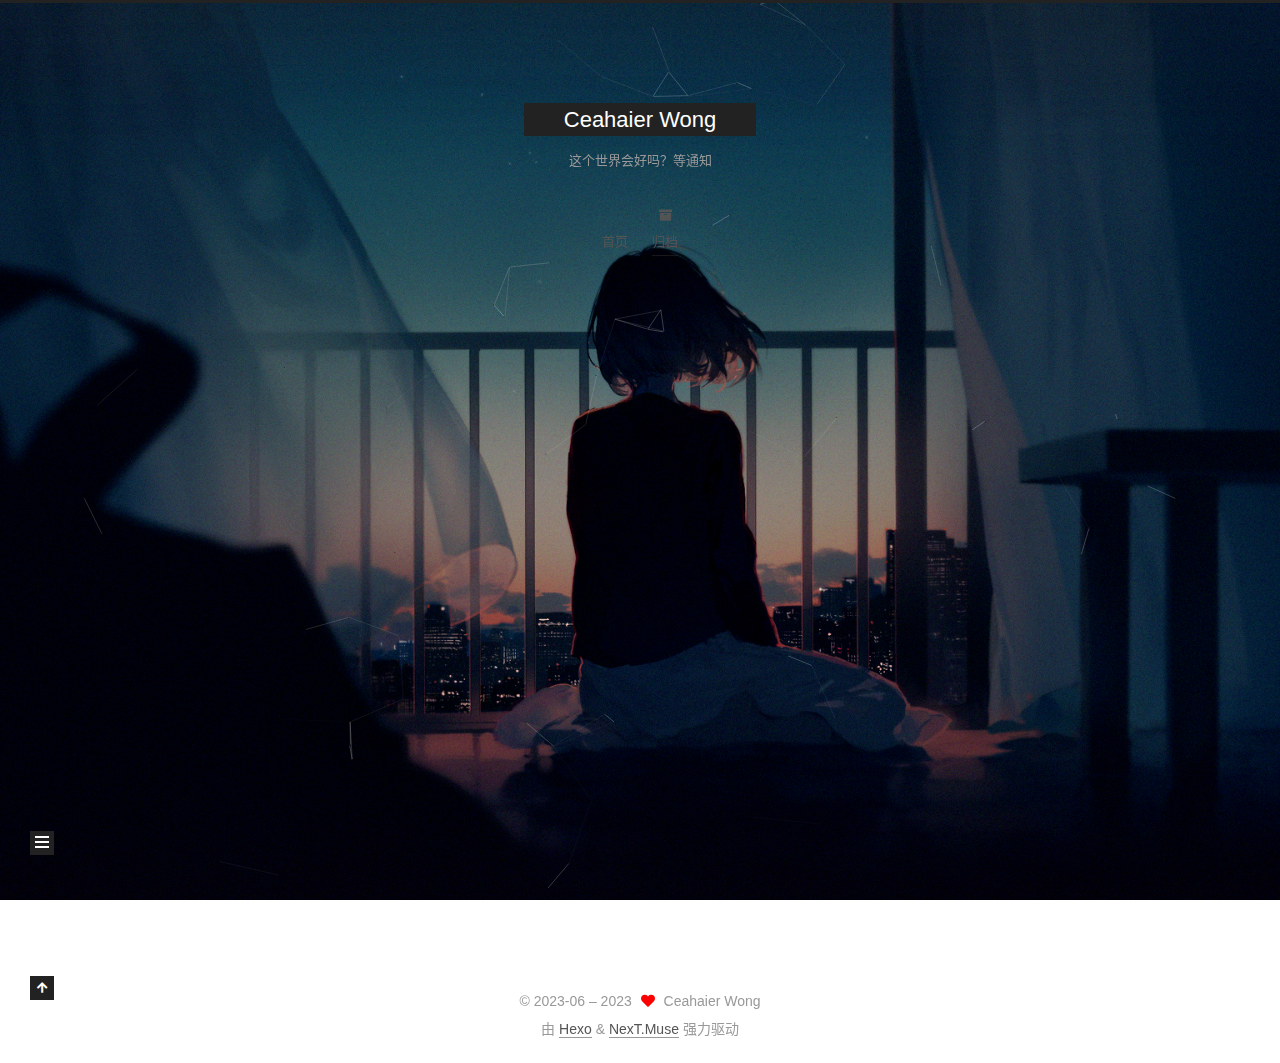
<file: archives/2023/index.html>
<!DOCTYPE html>
<html lang="zh-CN">
<head>
  <meta charset="UTF-8">
<meta name="viewport" content="width=device-width, initial-scale=1, maximum-scale=2">
<meta name="theme-color" content="#222">
<meta name="generator" content="Hexo 6.3.0">
  <link rel="apple-touch-icon" sizes="180x180" href="/images/apple-touch-icon-next.png">
  <link rel="icon" type="image/png" sizes="32x32" href="/images/favicon-32x32-next.png">
  <link rel="icon" type="image/png" sizes="16x16" href="/images/favicon-16x16-next.png">
  <link rel="mask-icon" href="/images/logo.svg" color="#222">

<link rel="stylesheet" href="/css/main.css">


<link rel="stylesheet" href="/lib/font-awesome/css/all.min.css">

<script id="hexo-configurations">
    var NexT = window.NexT || {};
    var CONFIG = {"hostname":"example.com","root":"/","scheme":"Muse","version":"7.8.0","exturl":false,"sidebar":{"position":"left","display":"post","padding":18,"offset":12,"onmobile":false},"copycode":{"enable":false,"show_result":false,"style":null},"back2top":{"enable":true,"sidebar":false,"scrollpercent":false},"bookmark":{"enable":false,"color":"#222","save":"auto"},"fancybox":false,"mediumzoom":false,"lazyload":false,"pangu":false,"comments":{"style":"tabs","active":null,"storage":true,"lazyload":false,"nav":null},"algolia":{"hits":{"per_page":10},"labels":{"input_placeholder":"Search for Posts","hits_empty":"We didn't find any results for the search: ${query}","hits_stats":"${hits} results found in ${time} ms"}},"localsearch":{"enable":false,"trigger":"auto","top_n_per_article":1,"unescape":false,"preload":false},"motion":{"enable":true,"async":false,"transition":{"post_block":"fadeIn","post_header":"slideDownIn","post_body":"slideDownIn","coll_header":"slideLeftIn","sidebar":"slideUpIn"}}};
  </script>

  <meta name="description" content="这个世界会好吗？等通知">
<meta property="og:type" content="website">
<meta property="og:title" content="Ceahaier Wong">
<meta property="og:url" content="http://example.com/archives/2023/index.html">
<meta property="og:site_name" content="Ceahaier Wong">
<meta property="og:description" content="这个世界会好吗？等通知">
<meta property="og:locale" content="zh_CN">
<meta property="article:author" content="Ceahaier Wong">
<meta name="twitter:card" content="summary">

<link rel="canonical" href="http://example.com/archives/2023/">


<script id="page-configurations">
  // https://hexo.io/docs/variables.html
  CONFIG.page = {
    sidebar: "",
    isHome : false,
    isPost : false,
    lang   : 'zh-CN'
  };
</script>

  <title>归档 | Ceahaier Wong</title>
  






  <noscript>
  <style>
  .use-motion .brand,
  .use-motion .menu-item,
  .sidebar-inner,
  .use-motion .post-block,
  .use-motion .pagination,
  .use-motion .comments,
  .use-motion .post-header,
  .use-motion .post-body,
  .use-motion .collection-header { opacity: initial; }

  .use-motion .site-title,
  .use-motion .site-subtitle {
    opacity: initial;
    top: initial;
  }

  .use-motion .logo-line-before i { left: initial; }
  .use-motion .logo-line-after i { right: initial; }
  </style>
</noscript>

</head>

<body itemscope itemtype="http://schema.org/WebPage">
  <div class="container use-motion">
    <div class="headband"></div>

    <header class="header" itemscope itemtype="http://schema.org/WPHeader">
      <div class="header-inner"><div class="site-brand-container">
  <div class="site-nav-toggle">
    <div class="toggle" aria-label="切换导航栏">
      <span class="toggle-line toggle-line-first"></span>
      <span class="toggle-line toggle-line-middle"></span>
      <span class="toggle-line toggle-line-last"></span>
    </div>
  </div>

  <div class="site-meta">

    <a href="/" class="brand" rel="start">
      <span class="logo-line-before"><i></i></span>
      <h1 class="site-title">Ceahaier Wong</h1>
      <span class="logo-line-after"><i></i></span>
    </a>
      <p class="site-subtitle" itemprop="description">这个世界会好吗？等通知</p>
  </div>

  <div class="site-nav-right">
    <div class="toggle popup-trigger">
    </div>
  </div>
</div>




<nav class="site-nav">
  <ul id="menu" class="main-menu menu">
        <li class="menu-item menu-item-home">

    <a href="/" rel="section"><i class="home fa-fw"></i>首页</a>

  </li>
        <li class="menu-item menu-item-archives">

    <a href="/archives/" rel="section"><i class="fa fa-archive fa-fw"></i>归档</a>

  </li>
  </ul>
</nav>




</div>
    </header>

    
  <div class="back-to-top">
    <i class="fa fa-arrow-up"></i>
    <span>0%</span>
  </div>


    <main class="main">
      <div class="main-inner">
        <div class="content-wrap">
          

          <div class="content archive">
            

  
  
  
  <div class="post-block">
    <div class="posts-collapse">
      <div class="collection-title">
        <span class="collection-header">嗯..! 目前共计 3 篇日志。 继续努力。</span>
      </div>

      
    <div class="collection-year">
      <span class="collection-header">2023</span>
    </div>

  <article itemscope itemtype="http://schema.org/Article">
    <header class="post-header">

      <div class="post-meta">
        <time itemprop="dateCreated"
              datetime="2023-06-12T17:48:13+08:00"
              content="2023-06-12">
          06-12
        </time>
      </div>

      <div class="post-title">
          <a class="post-title-link" href="/2023/06/12/%E7%B1%BB%E5%9E%8B%E5%88%AB%E5%90%8D%E3%80%81auto%E5%92%8Cdecltype/" itemprop="url">
            <span itemprop="name">类型别名、auto和decltype</span>
          </a>
      </div>

    </header>
  </article>

  <article itemscope itemtype="http://schema.org/Article">
    <header class="post-header">

      <div class="post-meta">
        <time itemprop="dateCreated"
              datetime="2023-06-03T17:44:03+08:00"
              content="2023-06-03">
          06-03
        </time>
      </div>

      <div class="post-title">
          <a class="post-title-link" href="/2023/06/03/CeahaierWong%E4%B8%AA%E4%BA%BA%E5%8D%9A%E5%AE%A2%E8%AF%B4%E6%98%8E/" itemprop="url">
            <span itemprop="name">CeahaierWong个人博客说明</span>
          </a>
      </div>

    </header>
  </article>

  <article itemscope itemtype="http://schema.org/Article">
    <header class="post-header">

      <div class="post-meta">
        <time itemprop="dateCreated"
              datetime="2023-06-03T17:42:25+08:00"
              content="2023-06-03">
          06-03
        </time>
      </div>

      <div class="post-title">
          <a class="post-title-link" href="/2023/06/03/const%E9%99%90%E5%AE%9A%E7%AC%A6/" itemprop="url">
            <span itemprop="name">const限定符</span>
          </a>
      </div>

    </header>
  </article>


    </div>
  </div>
  
  
  

  



          </div>
          

<script>
  window.addEventListener('tabs:register', () => {
    let { activeClass } = CONFIG.comments;
    if (CONFIG.comments.storage) {
      activeClass = localStorage.getItem('comments_active') || activeClass;
    }
    if (activeClass) {
      let activeTab = document.querySelector(`a[href="#comment-${activeClass}"]`);
      if (activeTab) {
        activeTab.click();
      }
    }
  });
  if (CONFIG.comments.storage) {
    window.addEventListener('tabs:click', event => {
      if (!event.target.matches('.tabs-comment .tab-content .tab-pane')) return;
      let commentClass = event.target.classList[1];
      localStorage.setItem('comments_active', commentClass);
    });
  }
</script>

        </div>
          
  
  <div class="toggle sidebar-toggle">
    <span class="toggle-line toggle-line-first"></span>
    <span class="toggle-line toggle-line-middle"></span>
    <span class="toggle-line toggle-line-last"></span>
  </div>

  <aside class="sidebar">
    <div class="sidebar-inner">

      <ul class="sidebar-nav motion-element">
        <li class="sidebar-nav-toc">
          文章目录
        </li>
        <li class="sidebar-nav-overview">
          站点概览
        </li>
      </ul>

      <!--noindex-->
      <div class="post-toc-wrap sidebar-panel">
      </div>
      <!--/noindex-->

      <div class="site-overview-wrap sidebar-panel">
        <div class="site-author motion-element" itemprop="author" itemscope itemtype="http://schema.org/Person">
    <img class="site-author-image" itemprop="image" alt="Ceahaier Wong"
      src="/images/avatar.jpg">
  <p class="site-author-name" itemprop="name">Ceahaier Wong</p>
  <div class="site-description" itemprop="description">这个世界会好吗？等通知</div>
</div>
<div class="site-state-wrap motion-element">
  <nav class="site-state">
      <div class="site-state-item site-state-posts">
          <a href="/archives/">
        
          <span class="site-state-item-count">3</span>
          <span class="site-state-item-name">日志</span>
        </a>
      </div>
      <div class="site-state-item site-state-tags">
            <a href="/tags/">
        <span class="site-state-item-count">1</span>
        <span class="site-state-item-name">标签</span></a>
      </div>
  </nav>
</div>



      </div>

    </div>
  </aside>
  <div id="sidebar-dimmer"></div>


      </div>
    </main>

    <footer class="footer">
      <div class="footer-inner">
        

        

<div class="copyright">
  
  &copy; 2023-06 – 
  <span itemprop="copyrightYear">2023</span>
  <span class="with-love">
    <i class="fa fa-heart"></i>
  </span>
  <span class="author" itemprop="copyrightHolder">Ceahaier Wong</span>
</div>
  <div class="powered-by">由 <a href="https://hexo.io/" class="theme-link" rel="noopener" target="_blank">Hexo</a> & <a href="https://muse.theme-next.org/" class="theme-link" rel="noopener" target="_blank">NexT.Muse</a> 强力驱动
  </div>

        








      </div>
    </footer>
  </div>

  
  
  <script color='255,255,255' opacity='0.5' zIndex='-1' count='99' src="/lib/canvas-nest/canvas-nest.min.js"></script>
  <script src="/lib/anime.min.js"></script>
  <script src="/lib/velocity/velocity.min.js"></script>
  <script src="/lib/velocity/velocity.ui.min.js"></script>

<script src="/js/utils.js"></script>

<script src="/js/motion.js"></script>


<script src="/js/schemes/muse.js"></script>


<script src="/js/next-boot.js"></script>




  















  

  

</body>
</html>
</file>
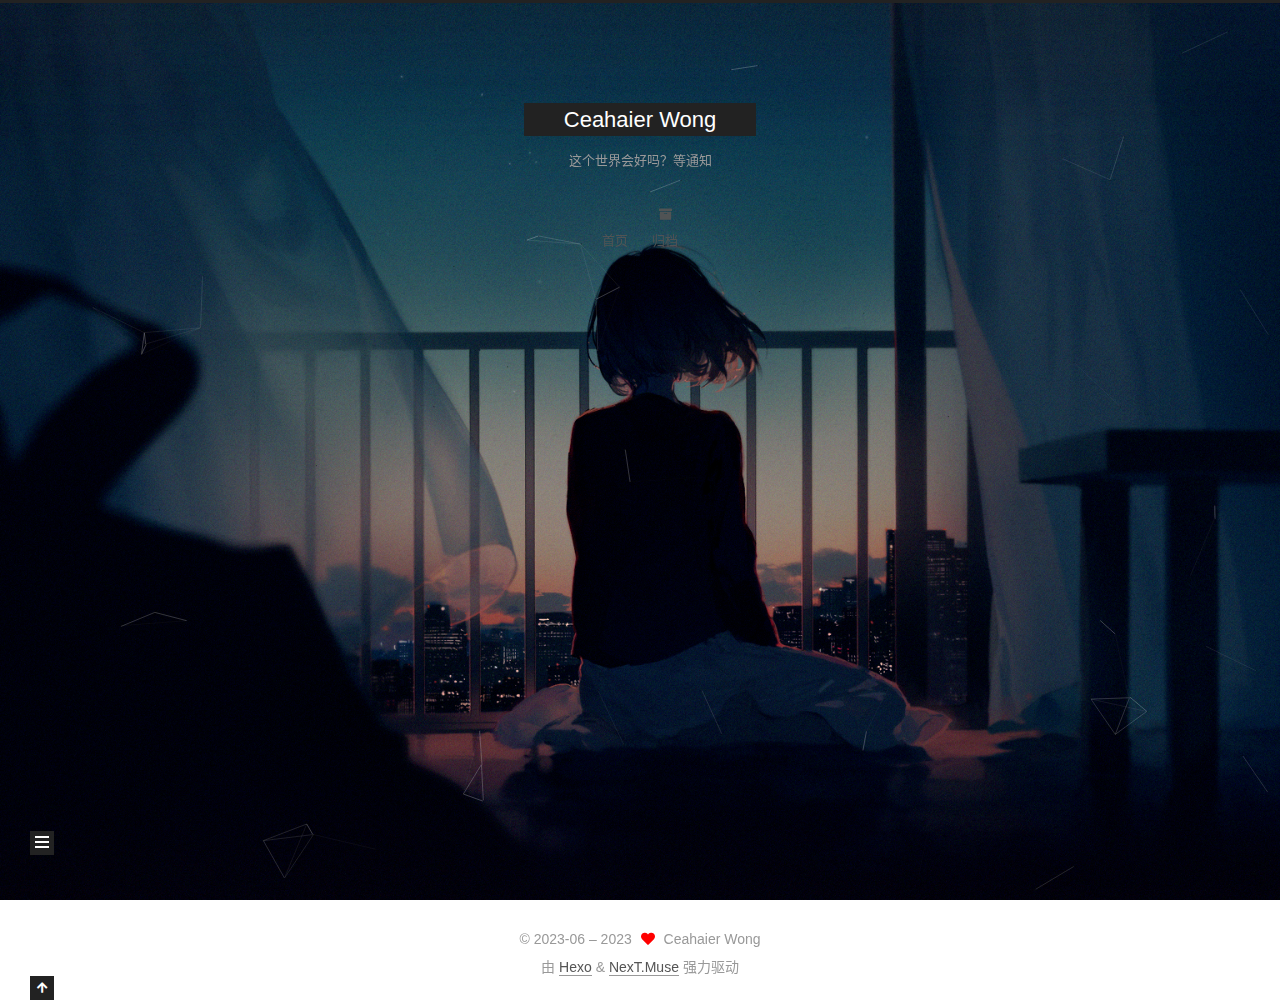
<file: tags/C/index.html>
<!DOCTYPE html>
<html lang="zh-CN">
<head>
  <meta charset="UTF-8">
<meta name="viewport" content="width=device-width, initial-scale=1, maximum-scale=2">
<meta name="theme-color" content="#222">
<meta name="generator" content="Hexo 6.3.0">
  <link rel="apple-touch-icon" sizes="180x180" href="/images/apple-touch-icon-next.png">
  <link rel="icon" type="image/png" sizes="32x32" href="/images/favicon-32x32-next.png">
  <link rel="icon" type="image/png" sizes="16x16" href="/images/favicon-16x16-next.png">
  <link rel="mask-icon" href="/images/logo.svg" color="#222">

<link rel="stylesheet" href="/css/main.css">


<link rel="stylesheet" href="/lib/font-awesome/css/all.min.css">

<script id="hexo-configurations">
    var NexT = window.NexT || {};
    var CONFIG = {"hostname":"example.com","root":"/","scheme":"Muse","version":"7.8.0","exturl":false,"sidebar":{"position":"left","display":"post","padding":18,"offset":12,"onmobile":false},"copycode":{"enable":false,"show_result":false,"style":null},"back2top":{"enable":true,"sidebar":false,"scrollpercent":false},"bookmark":{"enable":false,"color":"#222","save":"auto"},"fancybox":false,"mediumzoom":false,"lazyload":false,"pangu":false,"comments":{"style":"tabs","active":null,"storage":true,"lazyload":false,"nav":null},"algolia":{"hits":{"per_page":10},"labels":{"input_placeholder":"Search for Posts","hits_empty":"We didn't find any results for the search: ${query}","hits_stats":"${hits} results found in ${time} ms"}},"localsearch":{"enable":false,"trigger":"auto","top_n_per_article":1,"unescape":false,"preload":false},"motion":{"enable":true,"async":false,"transition":{"post_block":"fadeIn","post_header":"slideDownIn","post_body":"slideDownIn","coll_header":"slideLeftIn","sidebar":"slideUpIn"}}};
  </script>

  <meta name="description" content="这个世界会好吗？等通知">
<meta property="og:type" content="website">
<meta property="og:title" content="Ceahaier Wong">
<meta property="og:url" content="http://example.com/tags/C/index.html">
<meta property="og:site_name" content="Ceahaier Wong">
<meta property="og:description" content="这个世界会好吗？等通知">
<meta property="og:locale" content="zh_CN">
<meta property="article:author" content="Ceahaier Wong">
<meta name="twitter:card" content="summary">

<link rel="canonical" href="http://example.com/tags/C/">


<script id="page-configurations">
  // https://hexo.io/docs/variables.html
  CONFIG.page = {
    sidebar: "",
    isHome : false,
    isPost : false,
    lang   : 'zh-CN'
  };
</script>

  <title>标签: C++ | Ceahaier Wong</title>
  






  <noscript>
  <style>
  .use-motion .brand,
  .use-motion .menu-item,
  .sidebar-inner,
  .use-motion .post-block,
  .use-motion .pagination,
  .use-motion .comments,
  .use-motion .post-header,
  .use-motion .post-body,
  .use-motion .collection-header { opacity: initial; }

  .use-motion .site-title,
  .use-motion .site-subtitle {
    opacity: initial;
    top: initial;
  }

  .use-motion .logo-line-before i { left: initial; }
  .use-motion .logo-line-after i { right: initial; }
  </style>
</noscript>

</head>

<body itemscope itemtype="http://schema.org/WebPage">
  <div class="container use-motion">
    <div class="headband"></div>

    <header class="header" itemscope itemtype="http://schema.org/WPHeader">
      <div class="header-inner"><div class="site-brand-container">
  <div class="site-nav-toggle">
    <div class="toggle" aria-label="切换导航栏">
      <span class="toggle-line toggle-line-first"></span>
      <span class="toggle-line toggle-line-middle"></span>
      <span class="toggle-line toggle-line-last"></span>
    </div>
  </div>

  <div class="site-meta">

    <a href="/" class="brand" rel="start">
      <span class="logo-line-before"><i></i></span>
      <h1 class="site-title">Ceahaier Wong</h1>
      <span class="logo-line-after"><i></i></span>
    </a>
      <p class="site-subtitle" itemprop="description">这个世界会好吗？等通知</p>
  </div>

  <div class="site-nav-right">
    <div class="toggle popup-trigger">
    </div>
  </div>
</div>




<nav class="site-nav">
  <ul id="menu" class="main-menu menu">
        <li class="menu-item menu-item-home">

    <a href="/" rel="section"><i class="home fa-fw"></i>首页</a>

  </li>
        <li class="menu-item menu-item-archives">

    <a href="/archives/" rel="section"><i class="fa fa-archive fa-fw"></i>归档</a>

  </li>
  </ul>
</nav>




</div>
    </header>

    
  <div class="back-to-top">
    <i class="fa fa-arrow-up"></i>
    <span>0%</span>
  </div>


    <main class="main">
      <div class="main-inner">
        <div class="content-wrap">
          

          <div class="content tag">
            

  
  
  
  <div class="post-block">
    <div class="posts-collapse">
      <div class="collection-title">
        <h2 class="collection-header">C++
          <small>标签</small>
        </h2>
      </div>

      
    <div class="collection-year">
      <span class="collection-header">2023</span>
    </div>

  <article itemscope itemtype="http://schema.org/Article">
    <header class="post-header">

      <div class="post-meta">
        <time itemprop="dateCreated"
              datetime="2023-06-12T17:48:13+08:00"
              content="2023-06-12">
          06-12
        </time>
      </div>

      <div class="post-title">
          <a class="post-title-link" href="/2023/06/12/%E7%B1%BB%E5%9E%8B%E5%88%AB%E5%90%8D%E3%80%81auto%E5%92%8Cdecltype/" itemprop="url">
            <span itemprop="name">类型别名、auto和decltype</span>
          </a>
      </div>

    </header>
  </article>

  <article itemscope itemtype="http://schema.org/Article">
    <header class="post-header">

      <div class="post-meta">
        <time itemprop="dateCreated"
              datetime="2023-06-03T17:42:25+08:00"
              content="2023-06-03">
          06-03
        </time>
      </div>

      <div class="post-title">
          <a class="post-title-link" href="/2023/06/03/const%E9%99%90%E5%AE%9A%E7%AC%A6/" itemprop="url">
            <span itemprop="name">const限定符</span>
          </a>
      </div>

    </header>
  </article>

    </div>
  </div>
  
  
  

  



          </div>
          

<script>
  window.addEventListener('tabs:register', () => {
    let { activeClass } = CONFIG.comments;
    if (CONFIG.comments.storage) {
      activeClass = localStorage.getItem('comments_active') || activeClass;
    }
    if (activeClass) {
      let activeTab = document.querySelector(`a[href="#comment-${activeClass}"]`);
      if (activeTab) {
        activeTab.click();
      }
    }
  });
  if (CONFIG.comments.storage) {
    window.addEventListener('tabs:click', event => {
      if (!event.target.matches('.tabs-comment .tab-content .tab-pane')) return;
      let commentClass = event.target.classList[1];
      localStorage.setItem('comments_active', commentClass);
    });
  }
</script>

        </div>
          
  
  <div class="toggle sidebar-toggle">
    <span class="toggle-line toggle-line-first"></span>
    <span class="toggle-line toggle-line-middle"></span>
    <span class="toggle-line toggle-line-last"></span>
  </div>

  <aside class="sidebar">
    <div class="sidebar-inner">

      <ul class="sidebar-nav motion-element">
        <li class="sidebar-nav-toc">
          文章目录
        </li>
        <li class="sidebar-nav-overview">
          站点概览
        </li>
      </ul>

      <!--noindex-->
      <div class="post-toc-wrap sidebar-panel">
      </div>
      <!--/noindex-->

      <div class="site-overview-wrap sidebar-panel">
        <div class="site-author motion-element" itemprop="author" itemscope itemtype="http://schema.org/Person">
    <img class="site-author-image" itemprop="image" alt="Ceahaier Wong"
      src="/images/avatar.jpg">
  <p class="site-author-name" itemprop="name">Ceahaier Wong</p>
  <div class="site-description" itemprop="description">这个世界会好吗？等通知</div>
</div>
<div class="site-state-wrap motion-element">
  <nav class="site-state">
      <div class="site-state-item site-state-posts">
          <a href="/archives/">
        
          <span class="site-state-item-count">3</span>
          <span class="site-state-item-name">日志</span>
        </a>
      </div>
      <div class="site-state-item site-state-tags">
            <a href="/tags/">
        <span class="site-state-item-count">1</span>
        <span class="site-state-item-name">标签</span></a>
      </div>
  </nav>
</div>



      </div>

    </div>
  </aside>
  <div id="sidebar-dimmer"></div>


      </div>
    </main>

    <footer class="footer">
      <div class="footer-inner">
        

        

<div class="copyright">
  
  &copy; 2023-06 – 
  <span itemprop="copyrightYear">2023</span>
  <span class="with-love">
    <i class="fa fa-heart"></i>
  </span>
  <span class="author" itemprop="copyrightHolder">Ceahaier Wong</span>
</div>
  <div class="powered-by">由 <a href="https://hexo.io/" class="theme-link" rel="noopener" target="_blank">Hexo</a> & <a href="https://muse.theme-next.org/" class="theme-link" rel="noopener" target="_blank">NexT.Muse</a> 强力驱动
  </div>

        








      </div>
    </footer>
  </div>

  
  
  <script color='255,255,255' opacity='0.5' zIndex='-1' count='99' src="/lib/canvas-nest/canvas-nest.min.js"></script>
  <script src="/lib/anime.min.js"></script>
  <script src="/lib/velocity/velocity.min.js"></script>
  <script src="/lib/velocity/velocity.ui.min.js"></script>

<script src="/js/utils.js"></script>

<script src="/js/motion.js"></script>


<script src="/js/schemes/muse.js"></script>


<script src="/js/next-boot.js"></script>




  















  

  

</body>
</html>
</file>
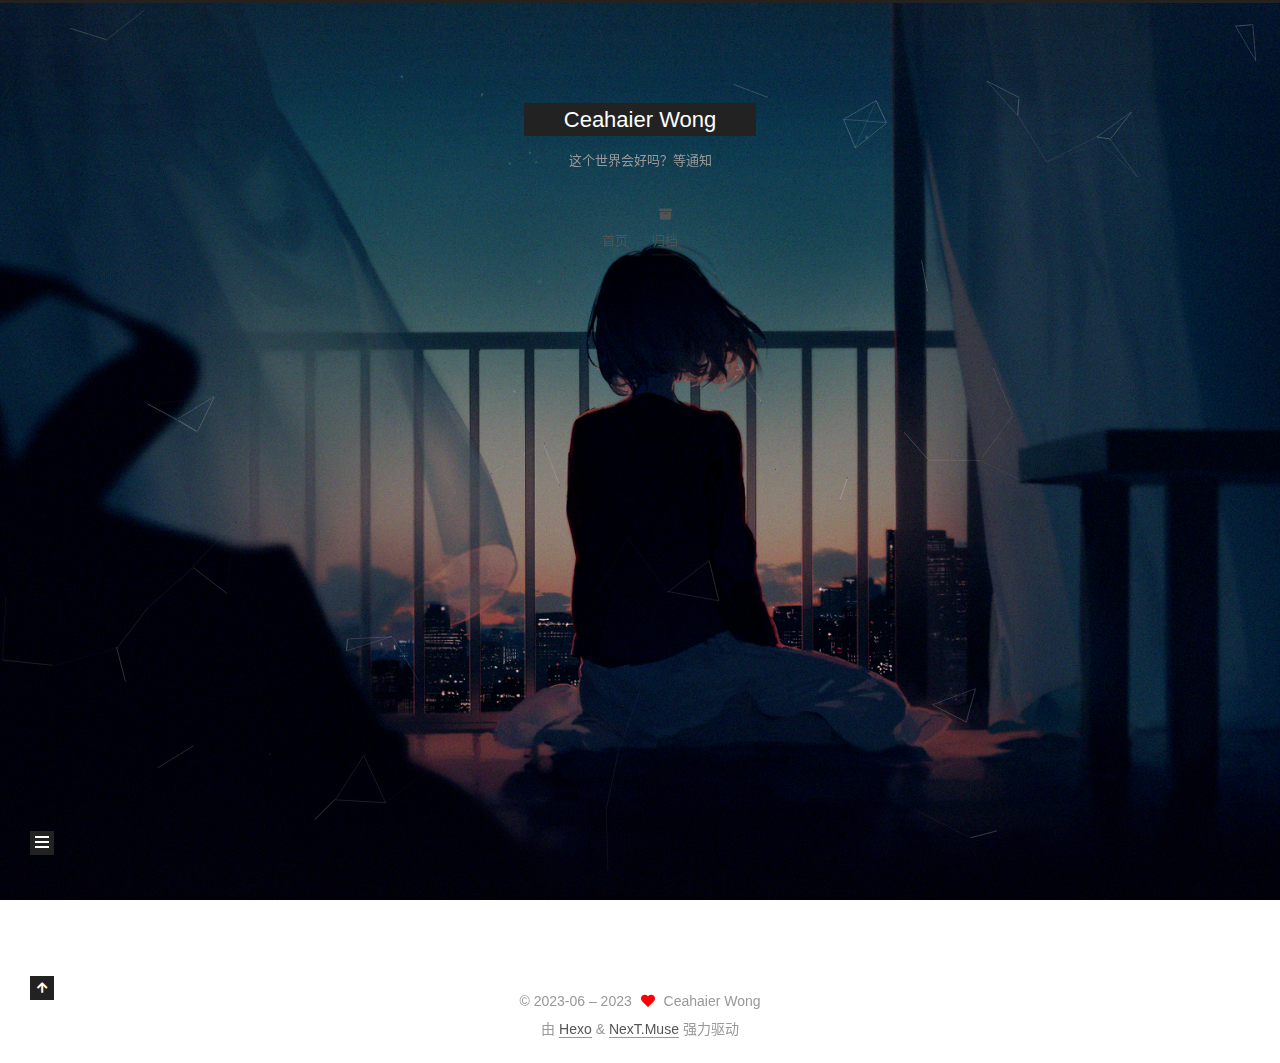
<file: archives/2023/06/index.html>
<!DOCTYPE html>
<html lang="zh-CN">
<head>
  <meta charset="UTF-8">
<meta name="viewport" content="width=device-width, initial-scale=1, maximum-scale=2">
<meta name="theme-color" content="#222">
<meta name="generator" content="Hexo 6.3.0">
  <link rel="apple-touch-icon" sizes="180x180" href="/images/apple-touch-icon-next.png">
  <link rel="icon" type="image/png" sizes="32x32" href="/images/favicon-32x32-next.png">
  <link rel="icon" type="image/png" sizes="16x16" href="/images/favicon-16x16-next.png">
  <link rel="mask-icon" href="/images/logo.svg" color="#222">

<link rel="stylesheet" href="/css/main.css">


<link rel="stylesheet" href="/lib/font-awesome/css/all.min.css">

<script id="hexo-configurations">
    var NexT = window.NexT || {};
    var CONFIG = {"hostname":"example.com","root":"/","scheme":"Muse","version":"7.8.0","exturl":false,"sidebar":{"position":"left","display":"post","padding":18,"offset":12,"onmobile":false},"copycode":{"enable":false,"show_result":false,"style":null},"back2top":{"enable":true,"sidebar":false,"scrollpercent":false},"bookmark":{"enable":false,"color":"#222","save":"auto"},"fancybox":false,"mediumzoom":false,"lazyload":false,"pangu":false,"comments":{"style":"tabs","active":null,"storage":true,"lazyload":false,"nav":null},"algolia":{"hits":{"per_page":10},"labels":{"input_placeholder":"Search for Posts","hits_empty":"We didn't find any results for the search: ${query}","hits_stats":"${hits} results found in ${time} ms"}},"localsearch":{"enable":false,"trigger":"auto","top_n_per_article":1,"unescape":false,"preload":false},"motion":{"enable":true,"async":false,"transition":{"post_block":"fadeIn","post_header":"slideDownIn","post_body":"slideDownIn","coll_header":"slideLeftIn","sidebar":"slideUpIn"}}};
  </script>

  <meta name="description" content="这个世界会好吗？等通知">
<meta property="og:type" content="website">
<meta property="og:title" content="Ceahaier Wong">
<meta property="og:url" content="http://example.com/archives/2023/06/index.html">
<meta property="og:site_name" content="Ceahaier Wong">
<meta property="og:description" content="这个世界会好吗？等通知">
<meta property="og:locale" content="zh_CN">
<meta property="article:author" content="Ceahaier Wong">
<meta name="twitter:card" content="summary">

<link rel="canonical" href="http://example.com/archives/2023/06/">


<script id="page-configurations">
  // https://hexo.io/docs/variables.html
  CONFIG.page = {
    sidebar: "",
    isHome : false,
    isPost : false,
    lang   : 'zh-CN'
  };
</script>

  <title>归档 | Ceahaier Wong</title>
  






  <noscript>
  <style>
  .use-motion .brand,
  .use-motion .menu-item,
  .sidebar-inner,
  .use-motion .post-block,
  .use-motion .pagination,
  .use-motion .comments,
  .use-motion .post-header,
  .use-motion .post-body,
  .use-motion .collection-header { opacity: initial; }

  .use-motion .site-title,
  .use-motion .site-subtitle {
    opacity: initial;
    top: initial;
  }

  .use-motion .logo-line-before i { left: initial; }
  .use-motion .logo-line-after i { right: initial; }
  </style>
</noscript>

</head>

<body itemscope itemtype="http://schema.org/WebPage">
  <div class="container use-motion">
    <div class="headband"></div>

    <header class="header" itemscope itemtype="http://schema.org/WPHeader">
      <div class="header-inner"><div class="site-brand-container">
  <div class="site-nav-toggle">
    <div class="toggle" aria-label="切换导航栏">
      <span class="toggle-line toggle-line-first"></span>
      <span class="toggle-line toggle-line-middle"></span>
      <span class="toggle-line toggle-line-last"></span>
    </div>
  </div>

  <div class="site-meta">

    <a href="/" class="brand" rel="start">
      <span class="logo-line-before"><i></i></span>
      <h1 class="site-title">Ceahaier Wong</h1>
      <span class="logo-line-after"><i></i></span>
    </a>
      <p class="site-subtitle" itemprop="description">这个世界会好吗？等通知</p>
  </div>

  <div class="site-nav-right">
    <div class="toggle popup-trigger">
    </div>
  </div>
</div>




<nav class="site-nav">
  <ul id="menu" class="main-menu menu">
        <li class="menu-item menu-item-home">

    <a href="/" rel="section"><i class="home fa-fw"></i>首页</a>

  </li>
        <li class="menu-item menu-item-archives">

    <a href="/archives/" rel="section"><i class="fa fa-archive fa-fw"></i>归档</a>

  </li>
  </ul>
</nav>




</div>
    </header>

    
  <div class="back-to-top">
    <i class="fa fa-arrow-up"></i>
    <span>0%</span>
  </div>


    <main class="main">
      <div class="main-inner">
        <div class="content-wrap">
          

          <div class="content archive">
            

  
  
  
  <div class="post-block">
    <div class="posts-collapse">
      <div class="collection-title">
        <span class="collection-header">嗯..! 目前共计 3 篇日志。 继续努力。</span>
      </div>

      
    <div class="collection-year">
      <span class="collection-header">2023</span>
    </div>

  <article itemscope itemtype="http://schema.org/Article">
    <header class="post-header">

      <div class="post-meta">
        <time itemprop="dateCreated"
              datetime="2023-06-12T17:48:13+08:00"
              content="2023-06-12">
          06-12
        </time>
      </div>

      <div class="post-title">
          <a class="post-title-link" href="/2023/06/12/%E7%B1%BB%E5%9E%8B%E5%88%AB%E5%90%8D%E3%80%81auto%E5%92%8Cdecltype/" itemprop="url">
            <span itemprop="name">类型别名、auto和decltype</span>
          </a>
      </div>

    </header>
  </article>

  <article itemscope itemtype="http://schema.org/Article">
    <header class="post-header">

      <div class="post-meta">
        <time itemprop="dateCreated"
              datetime="2023-06-03T17:44:03+08:00"
              content="2023-06-03">
          06-03
        </time>
      </div>

      <div class="post-title">
          <a class="post-title-link" href="/2023/06/03/CeahaierWong%E4%B8%AA%E4%BA%BA%E5%8D%9A%E5%AE%A2%E8%AF%B4%E6%98%8E/" itemprop="url">
            <span itemprop="name">CeahaierWong个人博客说明</span>
          </a>
      </div>

    </header>
  </article>

  <article itemscope itemtype="http://schema.org/Article">
    <header class="post-header">

      <div class="post-meta">
        <time itemprop="dateCreated"
              datetime="2023-06-03T17:42:25+08:00"
              content="2023-06-03">
          06-03
        </time>
      </div>

      <div class="post-title">
          <a class="post-title-link" href="/2023/06/03/const%E9%99%90%E5%AE%9A%E7%AC%A6/" itemprop="url">
            <span itemprop="name">const限定符</span>
          </a>
      </div>

    </header>
  </article>


    </div>
  </div>
  
  
  

  



          </div>
          

<script>
  window.addEventListener('tabs:register', () => {
    let { activeClass } = CONFIG.comments;
    if (CONFIG.comments.storage) {
      activeClass = localStorage.getItem('comments_active') || activeClass;
    }
    if (activeClass) {
      let activeTab = document.querySelector(`a[href="#comment-${activeClass}"]`);
      if (activeTab) {
        activeTab.click();
      }
    }
  });
  if (CONFIG.comments.storage) {
    window.addEventListener('tabs:click', event => {
      if (!event.target.matches('.tabs-comment .tab-content .tab-pane')) return;
      let commentClass = event.target.classList[1];
      localStorage.setItem('comments_active', commentClass);
    });
  }
</script>

        </div>
          
  
  <div class="toggle sidebar-toggle">
    <span class="toggle-line toggle-line-first"></span>
    <span class="toggle-line toggle-line-middle"></span>
    <span class="toggle-line toggle-line-last"></span>
  </div>

  <aside class="sidebar">
    <div class="sidebar-inner">

      <ul class="sidebar-nav motion-element">
        <li class="sidebar-nav-toc">
          文章目录
        </li>
        <li class="sidebar-nav-overview">
          站点概览
        </li>
      </ul>

      <!--noindex-->
      <div class="post-toc-wrap sidebar-panel">
      </div>
      <!--/noindex-->

      <div class="site-overview-wrap sidebar-panel">
        <div class="site-author motion-element" itemprop="author" itemscope itemtype="http://schema.org/Person">
    <img class="site-author-image" itemprop="image" alt="Ceahaier Wong"
      src="/images/avatar.jpg">
  <p class="site-author-name" itemprop="name">Ceahaier Wong</p>
  <div class="site-description" itemprop="description">这个世界会好吗？等通知</div>
</div>
<div class="site-state-wrap motion-element">
  <nav class="site-state">
      <div class="site-state-item site-state-posts">
          <a href="/archives/">
        
          <span class="site-state-item-count">3</span>
          <span class="site-state-item-name">日志</span>
        </a>
      </div>
      <div class="site-state-item site-state-tags">
            <a href="/tags/">
        <span class="site-state-item-count">1</span>
        <span class="site-state-item-name">标签</span></a>
      </div>
  </nav>
</div>



      </div>

    </div>
  </aside>
  <div id="sidebar-dimmer"></div>


      </div>
    </main>

    <footer class="footer">
      <div class="footer-inner">
        

        

<div class="copyright">
  
  &copy; 2023-06 – 
  <span itemprop="copyrightYear">2023</span>
  <span class="with-love">
    <i class="fa fa-heart"></i>
  </span>
  <span class="author" itemprop="copyrightHolder">Ceahaier Wong</span>
</div>
  <div class="powered-by">由 <a href="https://hexo.io/" class="theme-link" rel="noopener" target="_blank">Hexo</a> & <a href="https://muse.theme-next.org/" class="theme-link" rel="noopener" target="_blank">NexT.Muse</a> 强力驱动
  </div>

        








      </div>
    </footer>
  </div>

  
  
  <script color='255,255,255' opacity='0.5' zIndex='-1' count='99' src="/lib/canvas-nest/canvas-nest.min.js"></script>
  <script src="/lib/anime.min.js"></script>
  <script src="/lib/velocity/velocity.min.js"></script>
  <script src="/lib/velocity/velocity.ui.min.js"></script>

<script src="/js/utils.js"></script>

<script src="/js/motion.js"></script>


<script src="/js/schemes/muse.js"></script>


<script src="/js/next-boot.js"></script>




  















  

  

</body>
</html>
</file>
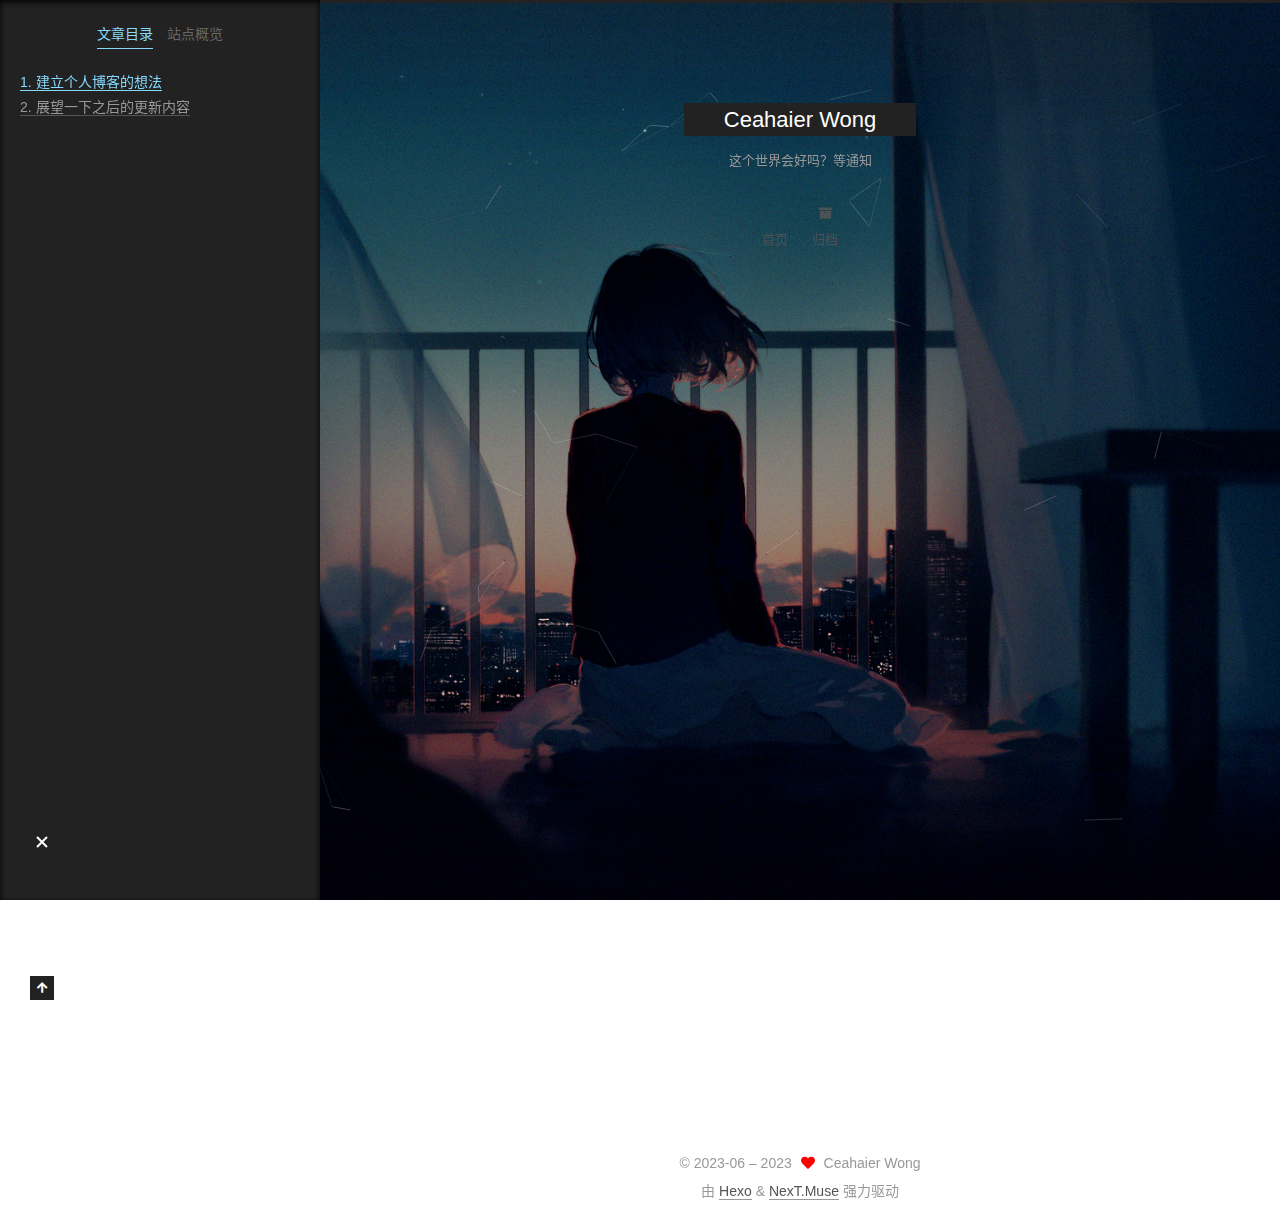
<file: 2023/06/03/CeahaierWong个人博客说明/index.html>
<!DOCTYPE html>
<html lang="zh-CN">
<head>
  <meta charset="UTF-8">
<meta name="viewport" content="width=device-width, initial-scale=1, maximum-scale=2">
<meta name="theme-color" content="#222">
<meta name="generator" content="Hexo 6.3.0">
  <link rel="apple-touch-icon" sizes="180x180" href="/images/apple-touch-icon-next.png">
  <link rel="icon" type="image/png" sizes="32x32" href="/images/favicon-32x32-next.png">
  <link rel="icon" type="image/png" sizes="16x16" href="/images/favicon-16x16-next.png">
  <link rel="mask-icon" href="/images/logo.svg" color="#222">

<link rel="stylesheet" href="/css/main.css">


<link rel="stylesheet" href="/lib/font-awesome/css/all.min.css">

<script id="hexo-configurations">
    var NexT = window.NexT || {};
    var CONFIG = {"hostname":"example.com","root":"/","scheme":"Muse","version":"7.8.0","exturl":false,"sidebar":{"position":"left","display":"post","padding":18,"offset":12,"onmobile":false},"copycode":{"enable":false,"show_result":false,"style":null},"back2top":{"enable":true,"sidebar":false,"scrollpercent":false},"bookmark":{"enable":false,"color":"#222","save":"auto"},"fancybox":false,"mediumzoom":false,"lazyload":false,"pangu":false,"comments":{"style":"tabs","active":null,"storage":true,"lazyload":false,"nav":null},"algolia":{"hits":{"per_page":10},"labels":{"input_placeholder":"Search for Posts","hits_empty":"We didn't find any results for the search: ${query}","hits_stats":"${hits} results found in ${time} ms"}},"localsearch":{"enable":false,"trigger":"auto","top_n_per_article":1,"unescape":false,"preload":false},"motion":{"enable":true,"async":false,"transition":{"post_block":"fadeIn","post_header":"slideDownIn","post_body":"slideDownIn","coll_header":"slideLeftIn","sidebar":"slideUpIn"}}};
  </script>

  <meta name="description" content="建立个人博客的想法之前都是在网上看别人的博客，看着别人把学习到的东西都一一记下来然后组成个人博客。 一直想着能不能自己也搞一个类似的博客，今年4月份辞职后，趁着没找到工作前，也来弄一个。">
<meta property="og:type" content="article">
<meta property="og:title" content="CeahaierWong个人博客说明">
<meta property="og:url" content="http://example.com/2023/06/03/CeahaierWong%E4%B8%AA%E4%BA%BA%E5%8D%9A%E5%AE%A2%E8%AF%B4%E6%98%8E/index.html">
<meta property="og:site_name" content="Ceahaier Wong">
<meta property="og:description" content="建立个人博客的想法之前都是在网上看别人的博客，看着别人把学习到的东西都一一记下来然后组成个人博客。 一直想着能不能自己也搞一个类似的博客，今年4月份辞职后，趁着没找到工作前，也来弄一个。">
<meta property="og:locale" content="zh_CN">
<meta property="article:published_time" content="2023-06-03T09:44:03.000Z">
<meta property="article:modified_time" content="2023-06-04T14:52:18.885Z">
<meta property="article:author" content="Ceahaier Wong">
<meta name="twitter:card" content="summary">

<link rel="canonical" href="http://example.com/2023/06/03/CeahaierWong%E4%B8%AA%E4%BA%BA%E5%8D%9A%E5%AE%A2%E8%AF%B4%E6%98%8E/">


<script id="page-configurations">
  // https://hexo.io/docs/variables.html
  CONFIG.page = {
    sidebar: "",
    isHome : false,
    isPost : true,
    lang   : 'zh-CN'
  };
</script>

  <title>CeahaierWong个人博客说明 | Ceahaier Wong</title>
  






  <noscript>
  <style>
  .use-motion .brand,
  .use-motion .menu-item,
  .sidebar-inner,
  .use-motion .post-block,
  .use-motion .pagination,
  .use-motion .comments,
  .use-motion .post-header,
  .use-motion .post-body,
  .use-motion .collection-header { opacity: initial; }

  .use-motion .site-title,
  .use-motion .site-subtitle {
    opacity: initial;
    top: initial;
  }

  .use-motion .logo-line-before i { left: initial; }
  .use-motion .logo-line-after i { right: initial; }
  </style>
</noscript>

</head>

<body itemscope itemtype="http://schema.org/WebPage">
  <div class="container use-motion">
    <div class="headband"></div>

    <header class="header" itemscope itemtype="http://schema.org/WPHeader">
      <div class="header-inner"><div class="site-brand-container">
  <div class="site-nav-toggle">
    <div class="toggle" aria-label="切换导航栏">
      <span class="toggle-line toggle-line-first"></span>
      <span class="toggle-line toggle-line-middle"></span>
      <span class="toggle-line toggle-line-last"></span>
    </div>
  </div>

  <div class="site-meta">

    <a href="/" class="brand" rel="start">
      <span class="logo-line-before"><i></i></span>
      <h1 class="site-title">Ceahaier Wong</h1>
      <span class="logo-line-after"><i></i></span>
    </a>
      <p class="site-subtitle" itemprop="description">这个世界会好吗？等通知</p>
  </div>

  <div class="site-nav-right">
    <div class="toggle popup-trigger">
    </div>
  </div>
</div>




<nav class="site-nav">
  <ul id="menu" class="main-menu menu">
        <li class="menu-item menu-item-home">

    <a href="/" rel="section"><i class="home fa-fw"></i>首页</a>

  </li>
        <li class="menu-item menu-item-archives">

    <a href="/archives/" rel="section"><i class="fa fa-archive fa-fw"></i>归档</a>

  </li>
  </ul>
</nav>




</div>
    </header>

    
  <div class="back-to-top">
    <i class="fa fa-arrow-up"></i>
    <span>0%</span>
  </div>


    <main class="main">
      <div class="main-inner">
        <div class="content-wrap">
          

          <div class="content post posts-expand">
            

    
  
  
  <article itemscope itemtype="http://schema.org/Article" class="post-block" lang="zh-CN">
    <link itemprop="mainEntityOfPage" href="http://example.com/2023/06/03/CeahaierWong%E4%B8%AA%E4%BA%BA%E5%8D%9A%E5%AE%A2%E8%AF%B4%E6%98%8E/">

    <span hidden itemprop="author" itemscope itemtype="http://schema.org/Person">
      <meta itemprop="image" content="/images/avatar.jpg">
      <meta itemprop="name" content="Ceahaier Wong">
      <meta itemprop="description" content="这个世界会好吗？等通知">
    </span>

    <span hidden itemprop="publisher" itemscope itemtype="http://schema.org/Organization">
      <meta itemprop="name" content="Ceahaier Wong">
    </span>
      <header class="post-header">
        <h1 class="post-title" itemprop="name headline">
          CeahaierWong个人博客说明
        </h1>

        <div class="post-meta">
            <span class="post-meta-item">
              <span class="post-meta-item-icon">
                <i class="far fa-calendar"></i>
              </span>
              <span class="post-meta-item-text">发表于</span>

              <time title="创建时间：2023-06-03 17:44:03" itemprop="dateCreated datePublished" datetime="2023-06-03T17:44:03+08:00">2023-06-03</time>
            </span>
              <span class="post-meta-item">
                <span class="post-meta-item-icon">
                  <i class="far fa-calendar-check"></i>
                </span>
                <span class="post-meta-item-text">更新于</span>
                <time title="修改时间：2023-06-04 22:52:18" itemprop="dateModified" datetime="2023-06-04T22:52:18+08:00">2023-06-04</time>
              </span>

          

        </div>
      </header>

    
    
    
    <div class="post-body" itemprop="articleBody">

      
        <h1 id="建立个人博客的想法"><a href="#建立个人博客的想法" class="headerlink" title="建立个人博客的想法"></a>建立个人博客的想法</h1><p>之前都是在网上看别人的博客，看着别人把学习到的东西都一一记下来然后组成个人博客。</p>
<p>一直想着能不能自己也搞一个类似的博客，今年4月份辞职后，趁着没找到工作前，也来弄一个。</p>
<span id="more"></span>



<h1 id="展望一下之后的更新内容"><a href="#展望一下之后的更新内容" class="headerlink" title="展望一下之后的更新内容"></a>展望一下之后的更新内容</h1><p>以往都是在B站大学看视频学的C++，现在开始看纸质的书本，C++ primer。</p>
<p>之后会把一些学习中的笔记和感想发到个人博客供自己及他人阅读。</p>

    </div>

    
    
    

      <footer class="post-footer">

        


        
    <div class="post-nav">
      <div class="post-nav-item">
    <a href="/2023/06/03/const%E9%99%90%E5%AE%9A%E7%AC%A6/" rel="prev" title="const限定符">
      <i class="fa fa-chevron-left"></i> const限定符
    </a></div>
      <div class="post-nav-item">
    <a href="/2023/06/12/%E7%B1%BB%E5%9E%8B%E5%88%AB%E5%90%8D%E3%80%81auto%E5%92%8Cdecltype/" rel="next" title="类型别名、auto和decltype">
      类型别名、auto和decltype <i class="fa fa-chevron-right"></i>
    </a></div>
    </div>
      </footer>
    
  </article>
  
  
  



          </div>
          

<script>
  window.addEventListener('tabs:register', () => {
    let { activeClass } = CONFIG.comments;
    if (CONFIG.comments.storage) {
      activeClass = localStorage.getItem('comments_active') || activeClass;
    }
    if (activeClass) {
      let activeTab = document.querySelector(`a[href="#comment-${activeClass}"]`);
      if (activeTab) {
        activeTab.click();
      }
    }
  });
  if (CONFIG.comments.storage) {
    window.addEventListener('tabs:click', event => {
      if (!event.target.matches('.tabs-comment .tab-content .tab-pane')) return;
      let commentClass = event.target.classList[1];
      localStorage.setItem('comments_active', commentClass);
    });
  }
</script>

        </div>
          
  
  <div class="toggle sidebar-toggle">
    <span class="toggle-line toggle-line-first"></span>
    <span class="toggle-line toggle-line-middle"></span>
    <span class="toggle-line toggle-line-last"></span>
  </div>

  <aside class="sidebar">
    <div class="sidebar-inner">

      <ul class="sidebar-nav motion-element">
        <li class="sidebar-nav-toc">
          文章目录
        </li>
        <li class="sidebar-nav-overview">
          站点概览
        </li>
      </ul>

      <!--noindex-->
      <div class="post-toc-wrap sidebar-panel">
          <div class="post-toc motion-element"><ol class="nav"><li class="nav-item nav-level-1"><a class="nav-link" href="#%E5%BB%BA%E7%AB%8B%E4%B8%AA%E4%BA%BA%E5%8D%9A%E5%AE%A2%E7%9A%84%E6%83%B3%E6%B3%95"><span class="nav-number">1.</span> <span class="nav-text">建立个人博客的想法</span></a></li><li class="nav-item nav-level-1"><a class="nav-link" href="#%E5%B1%95%E6%9C%9B%E4%B8%80%E4%B8%8B%E4%B9%8B%E5%90%8E%E7%9A%84%E6%9B%B4%E6%96%B0%E5%86%85%E5%AE%B9"><span class="nav-number">2.</span> <span class="nav-text">展望一下之后的更新内容</span></a></li></ol></div>
      </div>
      <!--/noindex-->

      <div class="site-overview-wrap sidebar-panel">
        <div class="site-author motion-element" itemprop="author" itemscope itemtype="http://schema.org/Person">
    <img class="site-author-image" itemprop="image" alt="Ceahaier Wong"
      src="/images/avatar.jpg">
  <p class="site-author-name" itemprop="name">Ceahaier Wong</p>
  <div class="site-description" itemprop="description">这个世界会好吗？等通知</div>
</div>
<div class="site-state-wrap motion-element">
  <nav class="site-state">
      <div class="site-state-item site-state-posts">
          <a href="/archives/">
        
          <span class="site-state-item-count">3</span>
          <span class="site-state-item-name">日志</span>
        </a>
      </div>
      <div class="site-state-item site-state-tags">
            <a href="/tags/">
        <span class="site-state-item-count">1</span>
        <span class="site-state-item-name">标签</span></a>
      </div>
  </nav>
</div>



      </div>

    </div>
  </aside>
  <div id="sidebar-dimmer"></div>


      </div>
    </main>

    <footer class="footer">
      <div class="footer-inner">
        

        

<div class="copyright">
  
  &copy; 2023-06 – 
  <span itemprop="copyrightYear">2023</span>
  <span class="with-love">
    <i class="fa fa-heart"></i>
  </span>
  <span class="author" itemprop="copyrightHolder">Ceahaier Wong</span>
</div>
  <div class="powered-by">由 <a href="https://hexo.io/" class="theme-link" rel="noopener" target="_blank">Hexo</a> & <a href="https://muse.theme-next.org/" class="theme-link" rel="noopener" target="_blank">NexT.Muse</a> 强力驱动
  </div>

        








      </div>
    </footer>
  </div>

  
  
  <script color='255,255,255' opacity='0.5' zIndex='-1' count='99' src="/lib/canvas-nest/canvas-nest.min.js"></script>
  <script src="/lib/anime.min.js"></script>
  <script src="/lib/velocity/velocity.min.js"></script>
  <script src="/lib/velocity/velocity.ui.min.js"></script>

<script src="/js/utils.js"></script>

<script src="/js/motion.js"></script>


<script src="/js/schemes/muse.js"></script>


<script src="/js/next-boot.js"></script>




  















  

  

</body>
</html>
</file>
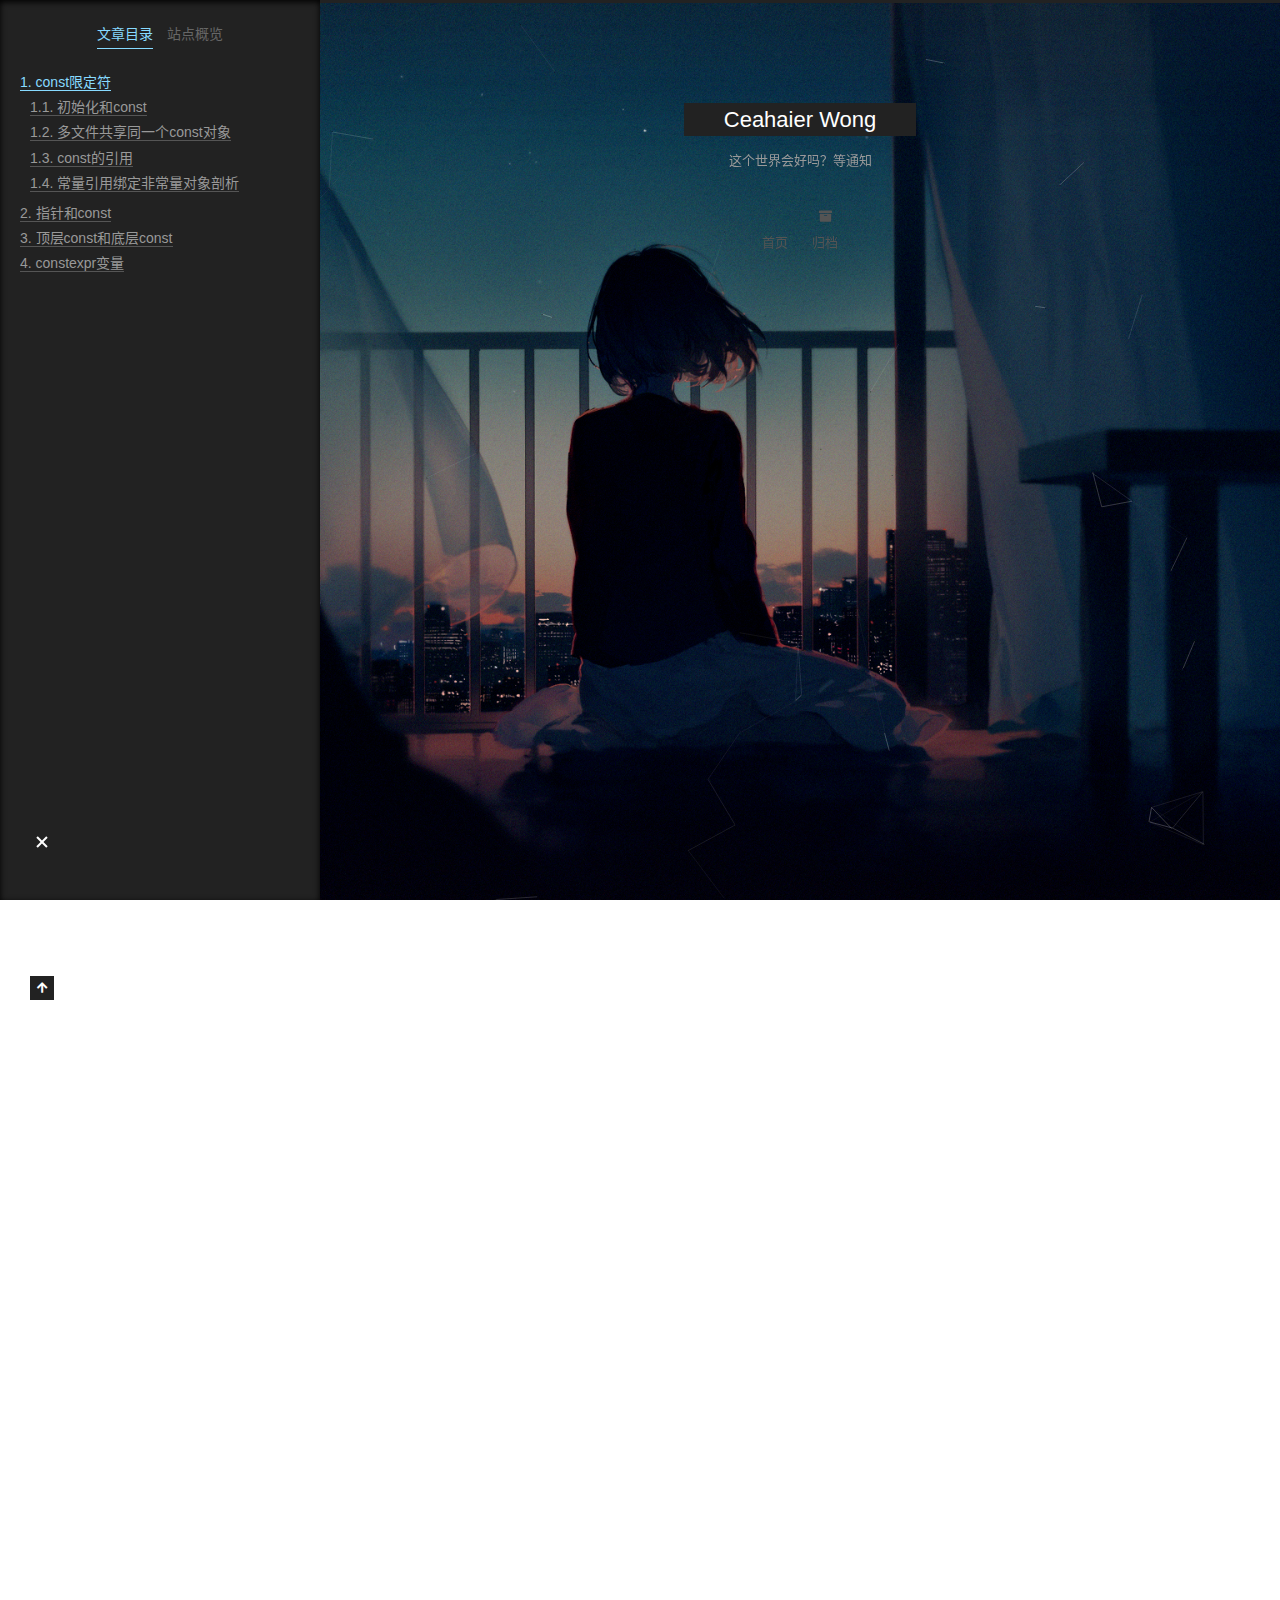
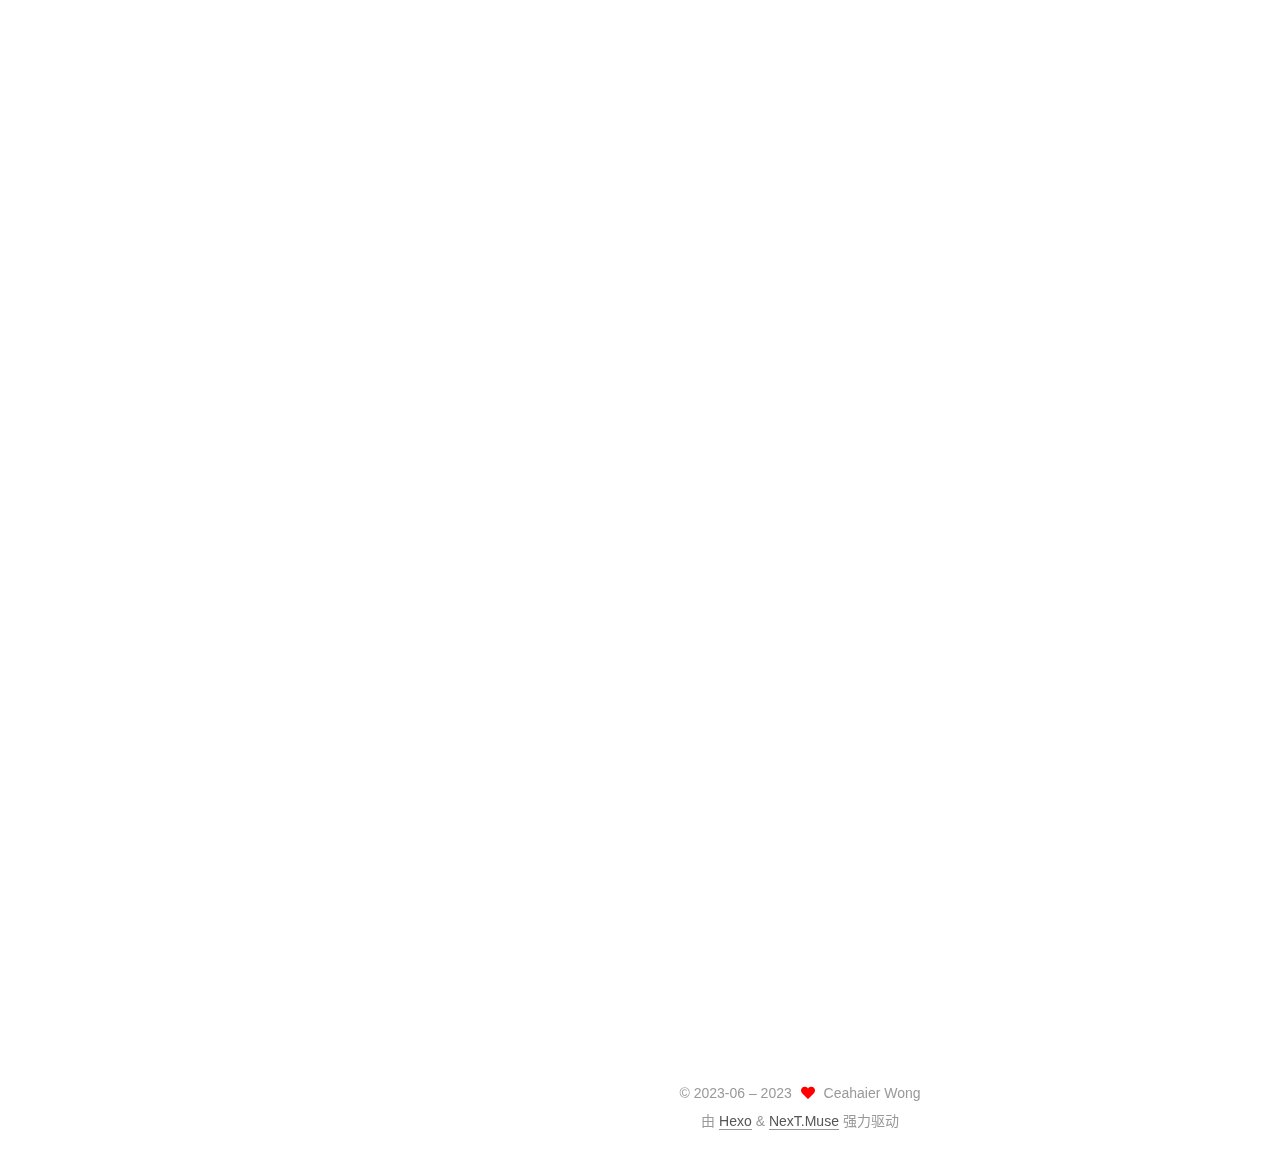
<file: 2023/06/03/const限定符/index.html>
<!DOCTYPE html>
<html lang="zh-CN">
<head>
  <meta charset="UTF-8">
<meta name="viewport" content="width=device-width, initial-scale=1, maximum-scale=2">
<meta name="theme-color" content="#222">
<meta name="generator" content="Hexo 6.3.0">
  <link rel="apple-touch-icon" sizes="180x180" href="/images/apple-touch-icon-next.png">
  <link rel="icon" type="image/png" sizes="32x32" href="/images/favicon-32x32-next.png">
  <link rel="icon" type="image/png" sizes="16x16" href="/images/favicon-16x16-next.png">
  <link rel="mask-icon" href="/images/logo.svg" color="#222">

<link rel="stylesheet" href="/css/main.css">


<link rel="stylesheet" href="/lib/font-awesome/css/all.min.css">

<script id="hexo-configurations">
    var NexT = window.NexT || {};
    var CONFIG = {"hostname":"example.com","root":"/","scheme":"Muse","version":"7.8.0","exturl":false,"sidebar":{"position":"left","display":"post","padding":18,"offset":12,"onmobile":false},"copycode":{"enable":false,"show_result":false,"style":null},"back2top":{"enable":true,"sidebar":false,"scrollpercent":false},"bookmark":{"enable":false,"color":"#222","save":"auto"},"fancybox":false,"mediumzoom":false,"lazyload":false,"pangu":false,"comments":{"style":"tabs","active":null,"storage":true,"lazyload":false,"nav":null},"algolia":{"hits":{"per_page":10},"labels":{"input_placeholder":"Search for Posts","hits_empty":"We didn't find any results for the search: ${query}","hits_stats":"${hits} results found in ${time} ms"}},"localsearch":{"enable":false,"trigger":"auto","top_n_per_article":1,"unescape":false,"preload":false},"motion":{"enable":true,"async":false,"transition":{"post_block":"fadeIn","post_header":"slideDownIn","post_body":"slideDownIn","coll_header":"slideLeftIn","sidebar":"slideUpIn"}}};
  </script>

  <meta name="description" content="const限定符有时候我们希望定义一种变量，它的值不能被改变。可以使用const对变量的类型加以限定。">
<meta property="og:type" content="article">
<meta property="og:title" content="const限定符">
<meta property="og:url" content="http://example.com/2023/06/03/const%E9%99%90%E5%AE%9A%E7%AC%A6/index.html">
<meta property="og:site_name" content="Ceahaier Wong">
<meta property="og:description" content="const限定符有时候我们希望定义一种变量，它的值不能被改变。可以使用const对变量的类型加以限定。">
<meta property="og:locale" content="zh_CN">
<meta property="article:published_time" content="2023-06-03T09:42:25.000Z">
<meta property="article:modified_time" content="2023-07-05T12:36:29.651Z">
<meta property="article:author" content="Ceahaier Wong">
<meta property="article:tag" content="C++">
<meta name="twitter:card" content="summary">

<link rel="canonical" href="http://example.com/2023/06/03/const%E9%99%90%E5%AE%9A%E7%AC%A6/">


<script id="page-configurations">
  // https://hexo.io/docs/variables.html
  CONFIG.page = {
    sidebar: "",
    isHome : false,
    isPost : true,
    lang   : 'zh-CN'
  };
</script>

  <title>const限定符 | Ceahaier Wong</title>
  






  <noscript>
  <style>
  .use-motion .brand,
  .use-motion .menu-item,
  .sidebar-inner,
  .use-motion .post-block,
  .use-motion .pagination,
  .use-motion .comments,
  .use-motion .post-header,
  .use-motion .post-body,
  .use-motion .collection-header { opacity: initial; }

  .use-motion .site-title,
  .use-motion .site-subtitle {
    opacity: initial;
    top: initial;
  }

  .use-motion .logo-line-before i { left: initial; }
  .use-motion .logo-line-after i { right: initial; }
  </style>
</noscript>

</head>

<body itemscope itemtype="http://schema.org/WebPage">
  <div class="container use-motion">
    <div class="headband"></div>

    <header class="header" itemscope itemtype="http://schema.org/WPHeader">
      <div class="header-inner"><div class="site-brand-container">
  <div class="site-nav-toggle">
    <div class="toggle" aria-label="切换导航栏">
      <span class="toggle-line toggle-line-first"></span>
      <span class="toggle-line toggle-line-middle"></span>
      <span class="toggle-line toggle-line-last"></span>
    </div>
  </div>

  <div class="site-meta">

    <a href="/" class="brand" rel="start">
      <span class="logo-line-before"><i></i></span>
      <h1 class="site-title">Ceahaier Wong</h1>
      <span class="logo-line-after"><i></i></span>
    </a>
      <p class="site-subtitle" itemprop="description">这个世界会好吗？等通知</p>
  </div>

  <div class="site-nav-right">
    <div class="toggle popup-trigger">
    </div>
  </div>
</div>




<nav class="site-nav">
  <ul id="menu" class="main-menu menu">
        <li class="menu-item menu-item-home">

    <a href="/" rel="section"><i class="home fa-fw"></i>首页</a>

  </li>
        <li class="menu-item menu-item-archives">

    <a href="/archives/" rel="section"><i class="fa fa-archive fa-fw"></i>归档</a>

  </li>
  </ul>
</nav>




</div>
    </header>

    
  <div class="back-to-top">
    <i class="fa fa-arrow-up"></i>
    <span>0%</span>
  </div>


    <main class="main">
      <div class="main-inner">
        <div class="content-wrap">
          

          <div class="content post posts-expand">
            

    
  
  
  <article itemscope itemtype="http://schema.org/Article" class="post-block" lang="zh-CN">
    <link itemprop="mainEntityOfPage" href="http://example.com/2023/06/03/const%E9%99%90%E5%AE%9A%E7%AC%A6/">

    <span hidden itemprop="author" itemscope itemtype="http://schema.org/Person">
      <meta itemprop="image" content="/images/avatar.jpg">
      <meta itemprop="name" content="Ceahaier Wong">
      <meta itemprop="description" content="这个世界会好吗？等通知">
    </span>

    <span hidden itemprop="publisher" itemscope itemtype="http://schema.org/Organization">
      <meta itemprop="name" content="Ceahaier Wong">
    </span>
      <header class="post-header">
        <h1 class="post-title" itemprop="name headline">
          const限定符
        </h1>

        <div class="post-meta">
            <span class="post-meta-item">
              <span class="post-meta-item-icon">
                <i class="far fa-calendar"></i>
              </span>
              <span class="post-meta-item-text">发表于</span>

              <time title="创建时间：2023-06-03 17:42:25" itemprop="dateCreated datePublished" datetime="2023-06-03T17:42:25+08:00">2023-06-03</time>
            </span>
              <span class="post-meta-item">
                <span class="post-meta-item-icon">
                  <i class="far fa-calendar-check"></i>
                </span>
                <span class="post-meta-item-text">更新于</span>
                <time title="修改时间：2023-07-05 20:36:29" itemprop="dateModified" datetime="2023-07-05T20:36:29+08:00">2023-07-05</time>
              </span>

          

        </div>
      </header>

    
    
    
    <div class="post-body" itemprop="articleBody">

      
        <h1 id="const限定符"><a href="#const限定符" class="headerlink" title="const限定符"></a>const限定符</h1><p>有时候我们希望定义一种变量，它的值不能被改变。可以使用const对变量的类型加以限定。</p>
<span id="more"></span>

<figure class="highlight c++"><table><tr><td class="gutter"><pre><span class="line">1</span><br><span class="line">2</span><br><span class="line">3</span><br><span class="line">4</span><br><span class="line">5</span><br></pre></td><td class="code"><pre><span class="line"><span class="type">const</span> <span class="type">int</span> i = <span class="number">10</span>;</span><br><span class="line"><span class="type">const</span> <span class="type">char</span> c = <span class="string">&#x27;#&#x27;</span>;</span><br><span class="line"></span><br><span class="line"><span class="comment">//i = 20;		// 错误：试图向const对象写值</span></span><br><span class="line"><span class="comment">//c = &#x27;$&#x27;;		// 错误：试图向const对象写值</span></span><br></pre></td></tr></table></figure>



<h2 id="初始化和const"><a href="#初始化和const" class="headerlink" title="初始化和const"></a>初始化和const</h2><p>const对象可以给普通对象赋值。毕竟赋值操作不会对const对象进行写值。</p>
<figure class="highlight c++"><table><tr><td class="gutter"><pre><span class="line">1</span><br><span class="line">2</span><br></pre></td><td class="code"><pre><span class="line"><span class="type">const</span> <span class="type">int</span> i = <span class="number">10</span>;</span><br><span class="line"><span class="type">int</span> a = i;</span><br></pre></td></tr></table></figure>



<h2 id="多文件共享同一个const对象"><a href="#多文件共享同一个const对象" class="headerlink" title="多文件共享同一个const对象"></a>多文件共享同一个const对象</h2><p>默认情况下，const对象仅在文件中有效。如果想要在多个文件中共享这个对象，定义和声明处可以使用extern关键字。</p>
<figure class="highlight c++"><table><tr><td class="gutter"><pre><span class="line">1</span><br><span class="line">2</span><br><span class="line">3</span><br><span class="line">4</span><br><span class="line">5</span><br></pre></td><td class="code"><pre><span class="line"><span class="comment">// testA.cpp</span></span><br><span class="line"><span class="keyword">extern</span> <span class="type">const</span> <span class="type">int</span> i_a = <span class="number">512</span>;		<span class="comment">// 包含初始值，定义语句</span></span><br><span class="line"></span><br><span class="line"><span class="comment">// testA.h</span></span><br><span class="line"><span class="keyword">extern</span> <span class="type">const</span> <span class="type">int</span> i_a;			<span class="comment">// 与testA.cpp文件中的i_a是同一个对象</span></span><br></pre></td></tr></table></figure>



<h2 id="const的引用"><a href="#const的引用" class="headerlink" title="const的引用"></a>const的引用</h2><p>可以把引用绑定到const对象上，就像绑定到其他对象一样，称之为对常量的引用。与普通引用的区别是，不能通过对常量的引用修改它所绑定的对象。</p>
<figure class="highlight c++"><table><tr><td class="gutter"><pre><span class="line">1</span><br><span class="line">2</span><br><span class="line">3</span><br><span class="line">4</span><br><span class="line">5</span><br><span class="line">6</span><br><span class="line">7</span><br><span class="line">8</span><br><span class="line">9</span><br></pre></td><td class="code"><pre><span class="line"><span class="type">int</span> i = <span class="number">10</span>;</span><br><span class="line"><span class="type">const</span> <span class="type">int</span> j = <span class="number">20</span>;</span><br><span class="line"></span><br><span class="line"><span class="comment">// 常量引用可以绑定非常量对象，也可以绑定常量对象</span></span><br><span class="line"><span class="type">const</span> <span class="type">int</span>&amp; ai = i;	<span class="comment">// 常量引用绑定非常量对象</span></span><br><span class="line"><span class="type">const</span> <span class="type">int</span>&amp; aj = j;	<span class="comment">// 常量引用绑定常量对象</span></span><br><span class="line"></span><br><span class="line">ai = <span class="number">20</span>;			<span class="comment">// 错误：不能通过常量引用修改绑定的对象</span></span><br><span class="line">aj = <span class="number">50</span>;			<span class="comment">// 错误：不能通过常量引用修改绑定的对象</span></span><br></pre></td></tr></table></figure>



<h2 id="常量引用绑定非常量对象剖析"><a href="#常量引用绑定非常量对象剖析" class="headerlink" title="常量引用绑定非常量对象剖析"></a>常量引用绑定非常量对象剖析</h2><figure class="highlight c++"><table><tr><td class="gutter"><pre><span class="line">1</span><br><span class="line">2</span><br><span class="line">3</span><br><span class="line">4</span><br><span class="line">5</span><br><span class="line">6</span><br></pre></td><td class="code"><pre><span class="line"><span class="type">double</span> dval = <span class="number">3.14</span>;</span><br><span class="line"><span class="type">const</span> <span class="type">int</span> &amp;ad = dval;	<span class="comment">// 使用int类型的常量引用绑定double类型非常量对象</span></span><br><span class="line"></span><br><span class="line"><span class="comment">// 编译器对上述代码的处理</span></span><br><span class="line"><span class="type">const</span> <span class="type">int</span> temp_val = dval;		<span class="comment">// 由double生成一个临时的整型常量</span></span><br><span class="line"><span class="type">const</span> <span class="type">int</span> &amp;ad = temp_val;		<span class="comment">// ad绑定这个临时量</span></span><br></pre></td></tr></table></figure>



<h1 id="指针和const"><a href="#指针和const" class="headerlink" title="指针和const"></a>指针和const</h1><h2 id="指向常量的指针"><a href="#指向常量的指针" class="headerlink" title="指向常量的指针"></a>指向常量的指针</h2><p>指向常量的指针（pointer to const），本身是一个指针，所以指向可以变，但是所指内存的值不能变。</p>
<figure class="highlight c++"><table><tr><td class="gutter"><pre><span class="line">1</span><br><span class="line">2</span><br><span class="line">3</span><br><span class="line">4</span><br><span class="line">5</span><br><span class="line">6</span><br><span class="line">7</span><br><span class="line">8</span><br><span class="line">9</span><br><span class="line">10</span><br></pre></td><td class="code"><pre><span class="line"><span class="comment">// 指向常量的指针</span></span><br><span class="line"><span class="type">int</span> i_val1 = <span class="number">10</span>, i_val2 = <span class="number">20</span>;</span><br><span class="line"><span class="type">const</span> <span class="type">int</span>* p_tmp = &amp;i_val1;</span><br><span class="line"></span><br><span class="line"><span class="comment">//(*p_tmp) = 30;  错误，不允许改变所指内存的值</span></span><br><span class="line"></span><br><span class="line"><span class="comment">// 但是改变指针的值，即指针所指的地址。</span></span><br><span class="line">std::cout &lt;&lt; __LINE__ &lt;&lt; <span class="string">&quot;|&quot;</span> &lt;&lt; __FUNCTION__ &lt;&lt; <span class="string">&quot;|改变前：[&quot;</span> &lt;&lt; *p_tmp2 &lt;&lt; <span class="string">&quot;]&quot;</span> &lt;&lt; std::endl;</span><br><span class="line">p_tmp = &amp;i_val2;</span><br><span class="line">std::cout &lt;&lt; __LINE__ &lt;&lt; <span class="string">&quot;|&quot;</span> &lt;&lt; __FUNCTION__ &lt;&lt; <span class="string">&quot;|改变后：[&quot;</span> &lt;&lt; *p_tmp2 &lt;&lt; <span class="string">&quot;]&quot;</span> &lt;&lt; std::endl;</span><br></pre></td></tr></table></figure>

<p>运行结果：</p>
<p>13|main|改变前：[10]<br>15|main|改变后：[20]</p>
<h2 id="const指针（常量指针）"><a href="#const指针（常量指针）" class="headerlink" title="const指针（常量指针）"></a>const指针（常量指针）</h2><p>常量指针（const pointer），是一个指针，但是被const修饰了，变成了常量指针。指向不能变，但是所指内存的值可以变。</p>
<figure class="highlight c++"><table><tr><td class="gutter"><pre><span class="line">1</span><br><span class="line">2</span><br><span class="line">3</span><br><span class="line">4</span><br><span class="line">5</span><br><span class="line">6</span><br><span class="line">7</span><br><span class="line">8</span><br><span class="line">9</span><br></pre></td><td class="code"><pre><span class="line"><span class="comment">// 常量指针</span></span><br><span class="line"><span class="type">int</span> i_val1 = <span class="number">10</span>, i_val2 = <span class="number">20</span>;</span><br><span class="line"><span class="type">int</span>* <span class="type">const</span> p_tmp = &amp;i_val1;</span><br><span class="line"></span><br><span class="line"><span class="comment">//p_tmp = &amp;i_val1;  错误，不允许改变指向</span></span><br><span class="line"></span><br><span class="line">std::cout &lt;&lt; __LINE__ &lt;&lt; <span class="string">&quot;|&quot;</span> &lt;&lt; __FUNCTION__ &lt;&lt; <span class="string">&quot;|改变前：[&quot;</span> &lt;&lt; *p_tmp &lt;&lt; <span class="string">&quot;]&quot;</span> &lt;&lt; std::endl;</span><br><span class="line">*p_tmp = <span class="number">30</span>;</span><br><span class="line">std::cout &lt;&lt; __LINE__ &lt;&lt; <span class="string">&quot;|&quot;</span> &lt;&lt; __FUNCTION__ &lt;&lt; <span class="string">&quot;|改变后：[&quot;</span> &lt;&lt; *p_tmp &lt;&lt; <span class="string">&quot;]&quot;</span> &lt;&lt; std::endl;</span><br></pre></td></tr></table></figure>

<p>运行结果：</p>
<p>13|main|改变前：[10]<br>15|main|改变后：[30]</p>
<h2 id="指向常量的const指针"><a href="#指向常量的const指针" class="headerlink" title="指向常量的const指针"></a>指向常量的const指针</h2><p>本身是一个指针，但是被const修饰了，所以不能改变指向。而指向的又是一个常量对象，所以通过指针修改指向对象的值也是不被允许的。</p>
<figure class="highlight c++"><table><tr><td class="gutter"><pre><span class="line">1</span><br><span class="line">2</span><br><span class="line">3</span><br><span class="line">4</span><br><span class="line">5</span><br></pre></td><td class="code"><pre><span class="line"><span class="type">int</span> i_val1 = <span class="number">10</span>, i_val2 = <span class="number">20</span>;</span><br><span class="line"><span class="type">const</span> <span class="type">int</span>* <span class="type">const</span> p_tmp = &amp;i_val1;</span><br><span class="line"></span><br><span class="line"><span class="comment">//p_tmp = &amp;i_val1;  //错误：不允许改变指向</span></span><br><span class="line"><span class="comment">//*p_tmp = 30;  	//错误：不允许改变所指对象的值</span></span><br></pre></td></tr></table></figure>



<h1 id="顶层const和底层const"><a href="#顶层const和底层const" class="headerlink" title="顶层const和底层const"></a>顶层const和底层const</h1><h2 id="顶层const"><a href="#顶层const" class="headerlink" title="顶层const"></a>顶层const</h2><p>顶层const（top-level const）。表示指针本身是个常量。</p>
<p>更一般的，顶层const可以表示任意的对象是个常量，这一定对任何数据类型都适用，例如：</p>
<figure class="highlight c++"><table><tr><td class="gutter"><pre><span class="line">1</span><br><span class="line">2</span><br><span class="line">3</span><br><span class="line">4</span><br></pre></td><td class="code"><pre><span class="line"><span class="type">int</span> i = <span class="number">0</span>;</span><br><span class="line"><span class="type">int</span>* <span class="type">const</span> p1 = &amp;i;		<span class="comment">// 常量指针，顶层const</span></span><br><span class="line"><span class="type">const</span> <span class="type">int</span> ci = <span class="number">42</span>;		<span class="comment">// 顶层const</span></span><br><span class="line"><span class="keyword">constexpr</span> <span class="type">int</span> *q = <span class="literal">nullptr</span>;		<span class="comment">// 顶层const。常量指针。初始化的时候必须是nullptr、0或者是存储于某个固定地址中的对象。</span></span><br></pre></td></tr></table></figure>



<h2 id="底层const"><a href="#底层const" class="headerlink" title="底层const"></a>底层const</h2><p>底层const（low-level const）。表示指针所指的对象是个常量。<strong>用于声明引用的const都是底层const</strong></p>
<figure class="highlight c++"><table><tr><td class="gutter"><pre><span class="line">1</span><br><span class="line">2</span><br><span class="line">3</span><br></pre></td><td class="code"><pre><span class="line"><span class="type">int</span> i = <span class="number">0</span>;</span><br><span class="line"><span class="type">const</span> <span class="type">int</span> *p2 = &amp;i;		<span class="comment">// 指向常量的指针，底层const</span></span><br><span class="line"><span class="type">const</span> <span class="type">int</span> &amp;r = ci;		<span class="comment">// 用于声明引用的const都是底层const</span></span><br></pre></td></tr></table></figure>



<h2 id="既有顶层const，也有底层const"><a href="#既有顶层const，也有底层const" class="headerlink" title="既有顶层const，也有底层const"></a>既有顶层const，也有底层const</h2><figure class="highlight c++"><table><tr><td class="gutter"><pre><span class="line">1</span><br></pre></td><td class="code"><pre><span class="line"><span class="type">const</span> <span class="type">int</span>* <span class="type">const</span> p3 = p2;	<span class="comment">// 靠右的const是顶层const，靠左的是底层const</span></span><br></pre></td></tr></table></figure>



<p><strong>当执行对象的拷贝操作时，拷入和拷出的对象必须是具有相同的底层const资格，或者两个对象的数据类型必须能够转换。一般来说，非常量可以转换成常量，反之不行</strong>：</p>
<figure class="highlight c++"><table><tr><td class="gutter"><pre><span class="line">1</span><br><span class="line">2</span><br><span class="line">3</span><br><span class="line">4</span><br><span class="line">5</span><br><span class="line">6</span><br><span class="line">7</span><br><span class="line">8</span><br><span class="line">9</span><br><span class="line">10</span><br><span class="line">11</span><br><span class="line">12</span><br></pre></td><td class="code"><pre><span class="line"><span class="type">int</span> i = <span class="number">0</span>;</span><br><span class="line"><span class="type">int</span>* <span class="type">const</span> p1 = &amp;i;</span><br><span class="line"><span class="type">const</span> <span class="type">int</span> ci = <span class="number">42</span>;</span><br><span class="line"><span class="type">const</span> <span class="type">int</span> *p2 = &amp;ci;</span><br><span class="line"><span class="type">const</span> <span class="type">int</span> *<span class="type">const</span> p3 = p2;</span><br><span class="line"><span class="type">const</span> <span class="type">int</span> &amp;r = ci;</span><br><span class="line"></span><br><span class="line"><span class="comment">//int *p = p3;	//错误：p3包含底层const含义，而p没有</span></span><br><span class="line">p2 = p3;		<span class="comment">//正确：p2和p3都是底层const。p3既有顶层const也有底层const，但实际上顶层const一般来说不影响，毕竟被拷贝的值本身就不会改变</span></span><br><span class="line">p2 = &amp;i;		<span class="comment">//正确：int*能够转换成const int*</span></span><br><span class="line"><span class="comment">//int &amp;r = ci;	//错误：普通的int&amp;不能绑定到int常量上。如果普通int&amp;能够绑定，那么就能通过int&amp;改变常量，这显然不符合常量的要求。</span></span><br><span class="line"><span class="type">const</span> <span class="type">int</span> &amp;r2 = i;	<span class="comment">//正确：const int &amp;可以绑定到一个普通int上</span></span><br></pre></td></tr></table></figure>



<h1 id="constexpr变量"><a href="#constexpr变量" class="headerlink" title="constexpr变量"></a>constexpr变量</h1><p>C++11新标准规定，允许将变量声明为constexpr类型以便由编译器来验证变量是否是一个常量表达式。声明为constexpr的变量一定是一个常量，而且必须是常量表达式（<strong>指值不会改变并且在编译过程就能得到计算结果的表达式</strong>）。</p>
<p><strong>一般来说，认定一个变量是一个常量表达式的时候，最好声明为constexpr</strong></p>
<figure class="highlight c++"><table><tr><td class="gutter"><pre><span class="line">1</span><br><span class="line">2</span><br><span class="line">3</span><br></pre></td><td class="code"><pre><span class="line"><span class="keyword">constexpr</span> <span class="type">int</span> mf = <span class="number">20</span>;		<span class="comment">//20是个常量表达式</span></span><br><span class="line"><span class="keyword">constexpr</span> <span class="type">int</span> limit = mf + <span class="number">1</span>;	<span class="comment">//mf+1是常量表达式</span></span><br><span class="line"><span class="keyword">constexpr</span> <span class="type">int</span> sz = <span class="built_in">size</span>();		<span class="comment">//只有当size是一个constexpr函数时才是一条正确的声明语句</span></span><br></pre></td></tr></table></figure>



<p><strong>算术类型、引用、指针都属于字面值类型。能被声明为constexpr。但是一个constexpr指针的初始化必须是nullptr或者0、或者是存储于某个固定地址中的对象。</strong></p>
<h2 id="指针和constexpr"><a href="#指针和constexpr" class="headerlink" title="指针和constexpr"></a>指针和constexpr</h2><p>定义于函数体内的变量，地址不是固定的，因此constexpr指针不能指向这些变量。定义于所有函数体外的变量，地址是固定的，所以constexpr指针可以指向。</p>
<p>在constexpr声明中如果定义了一个指针，限定符constexpr仅对指针有效，与指针所指的值的对象无关。</p>
<figure class="highlight c++"><table><tr><td class="gutter"><pre><span class="line">1</span><br><span class="line">2</span><br></pre></td><td class="code"><pre><span class="line"><span class="type">const</span> <span class="type">int</span> * p = <span class="literal">nullptr</span>;		<span class="comment">//p是一个指向整型常量的指针（本质只是个普通指针）</span></span><br><span class="line"><span class="keyword">constexpr</span> <span class="type">int</span> *q = <span class="literal">nullptr</span>;		<span class="comment">//q是一个指向整型的常量指针（本质是常量指针）</span></span><br></pre></td></tr></table></figure>

    </div>

    
    
    

      <footer class="post-footer">
          <div class="post-tags">
              <a href="/tags/C/" rel="tag"># C++</a>
          </div>

        


        
    <div class="post-nav">
      <div class="post-nav-item"></div>
      <div class="post-nav-item">
    <a href="/2023/06/03/CeahaierWong%E4%B8%AA%E4%BA%BA%E5%8D%9A%E5%AE%A2%E8%AF%B4%E6%98%8E/" rel="next" title="CeahaierWong个人博客说明">
      CeahaierWong个人博客说明 <i class="fa fa-chevron-right"></i>
    </a></div>
    </div>
      </footer>
    
  </article>
  
  
  



          </div>
          

<script>
  window.addEventListener('tabs:register', () => {
    let { activeClass } = CONFIG.comments;
    if (CONFIG.comments.storage) {
      activeClass = localStorage.getItem('comments_active') || activeClass;
    }
    if (activeClass) {
      let activeTab = document.querySelector(`a[href="#comment-${activeClass}"]`);
      if (activeTab) {
        activeTab.click();
      }
    }
  });
  if (CONFIG.comments.storage) {
    window.addEventListener('tabs:click', event => {
      if (!event.target.matches('.tabs-comment .tab-content .tab-pane')) return;
      let commentClass = event.target.classList[1];
      localStorage.setItem('comments_active', commentClass);
    });
  }
</script>

        </div>
          
  
  <div class="toggle sidebar-toggle">
    <span class="toggle-line toggle-line-first"></span>
    <span class="toggle-line toggle-line-middle"></span>
    <span class="toggle-line toggle-line-last"></span>
  </div>

  <aside class="sidebar">
    <div class="sidebar-inner">

      <ul class="sidebar-nav motion-element">
        <li class="sidebar-nav-toc">
          文章目录
        </li>
        <li class="sidebar-nav-overview">
          站点概览
        </li>
      </ul>

      <!--noindex-->
      <div class="post-toc-wrap sidebar-panel">
          <div class="post-toc motion-element"><ol class="nav"><li class="nav-item nav-level-1"><a class="nav-link" href="#const%E9%99%90%E5%AE%9A%E7%AC%A6"><span class="nav-number">1.</span> <span class="nav-text">const限定符</span></a><ol class="nav-child"><li class="nav-item nav-level-2"><a class="nav-link" href="#%E5%88%9D%E5%A7%8B%E5%8C%96%E5%92%8Cconst"><span class="nav-number">1.1.</span> <span class="nav-text">初始化和const</span></a></li><li class="nav-item nav-level-2"><a class="nav-link" href="#%E5%A4%9A%E6%96%87%E4%BB%B6%E5%85%B1%E4%BA%AB%E5%90%8C%E4%B8%80%E4%B8%AAconst%E5%AF%B9%E8%B1%A1"><span class="nav-number">1.2.</span> <span class="nav-text">多文件共享同一个const对象</span></a></li><li class="nav-item nav-level-2"><a class="nav-link" href="#const%E7%9A%84%E5%BC%95%E7%94%A8"><span class="nav-number">1.3.</span> <span class="nav-text">const的引用</span></a></li><li class="nav-item nav-level-2"><a class="nav-link" href="#%E5%B8%B8%E9%87%8F%E5%BC%95%E7%94%A8%E7%BB%91%E5%AE%9A%E9%9D%9E%E5%B8%B8%E9%87%8F%E5%AF%B9%E8%B1%A1%E5%89%96%E6%9E%90"><span class="nav-number">1.4.</span> <span class="nav-text">常量引用绑定非常量对象剖析</span></a></li></ol></li><li class="nav-item nav-level-1"><a class="nav-link" href="#%E6%8C%87%E9%92%88%E5%92%8Cconst"><span class="nav-number">2.</span> <span class="nav-text">指针和const</span></a><ol class="nav-child"><li class="nav-item nav-level-2"><a class="nav-link" href="#%E6%8C%87%E5%90%91%E5%B8%B8%E9%87%8F%E7%9A%84%E6%8C%87%E9%92%88"><span class="nav-number">2.1.</span> <span class="nav-text">指向常量的指针</span></a></li><li class="nav-item nav-level-2"><a class="nav-link" href="#const%E6%8C%87%E9%92%88%EF%BC%88%E5%B8%B8%E9%87%8F%E6%8C%87%E9%92%88%EF%BC%89"><span class="nav-number">2.2.</span> <span class="nav-text">const指针（常量指针）</span></a></li><li class="nav-item nav-level-2"><a class="nav-link" href="#%E6%8C%87%E5%90%91%E5%B8%B8%E9%87%8F%E7%9A%84const%E6%8C%87%E9%92%88"><span class="nav-number">2.3.</span> <span class="nav-text">指向常量的const指针</span></a></li></ol></li><li class="nav-item nav-level-1"><a class="nav-link" href="#%E9%A1%B6%E5%B1%82const%E5%92%8C%E5%BA%95%E5%B1%82const"><span class="nav-number">3.</span> <span class="nav-text">顶层const和底层const</span></a><ol class="nav-child"><li class="nav-item nav-level-2"><a class="nav-link" href="#%E9%A1%B6%E5%B1%82const"><span class="nav-number">3.1.</span> <span class="nav-text">顶层const</span></a></li><li class="nav-item nav-level-2"><a class="nav-link" href="#%E5%BA%95%E5%B1%82const"><span class="nav-number">3.2.</span> <span class="nav-text">底层const</span></a></li><li class="nav-item nav-level-2"><a class="nav-link" href="#%E6%97%A2%E6%9C%89%E9%A1%B6%E5%B1%82const%EF%BC%8C%E4%B9%9F%E6%9C%89%E5%BA%95%E5%B1%82const"><span class="nav-number">3.3.</span> <span class="nav-text">既有顶层const，也有底层const</span></a></li></ol></li><li class="nav-item nav-level-1"><a class="nav-link" href="#constexpr%E5%8F%98%E9%87%8F"><span class="nav-number">4.</span> <span class="nav-text">constexpr变量</span></a><ol class="nav-child"><li class="nav-item nav-level-2"><a class="nav-link" href="#%E6%8C%87%E9%92%88%E5%92%8Cconstexpr"><span class="nav-number">4.1.</span> <span class="nav-text">指针和constexpr</span></a></li></ol></li></ol></div>
      </div>
      <!--/noindex-->

      <div class="site-overview-wrap sidebar-panel">
        <div class="site-author motion-element" itemprop="author" itemscope itemtype="http://schema.org/Person">
    <img class="site-author-image" itemprop="image" alt="Ceahaier Wong"
      src="/images/avatar.jpg">
  <p class="site-author-name" itemprop="name">Ceahaier Wong</p>
  <div class="site-description" itemprop="description">这个世界会好吗？等通知</div>
</div>
<div class="site-state-wrap motion-element">
  <nav class="site-state">
      <div class="site-state-item site-state-posts">
          <a href="/archives/">
        
          <span class="site-state-item-count">3</span>
          <span class="site-state-item-name">日志</span>
        </a>
      </div>
      <div class="site-state-item site-state-tags">
            <a href="/tags/">
        <span class="site-state-item-count">1</span>
        <span class="site-state-item-name">标签</span></a>
      </div>
  </nav>
</div>



      </div>

    </div>
  </aside>
  <div id="sidebar-dimmer"></div>


      </div>
    </main>

    <footer class="footer">
      <div class="footer-inner">
        

        

<div class="copyright">
  
  &copy; 2023-06 – 
  <span itemprop="copyrightYear">2023</span>
  <span class="with-love">
    <i class="fa fa-heart"></i>
  </span>
  <span class="author" itemprop="copyrightHolder">Ceahaier Wong</span>
</div>
  <div class="powered-by">由 <a href="https://hexo.io/" class="theme-link" rel="noopener" target="_blank">Hexo</a> & <a href="https://muse.theme-next.org/" class="theme-link" rel="noopener" target="_blank">NexT.Muse</a> 强力驱动
  </div>

        








      </div>
    </footer>
  </div>

  
  
  <script color='255,255,255' opacity='0.5' zIndex='-1' count='99' src="/lib/canvas-nest/canvas-nest.min.js"></script>
  <script src="/lib/anime.min.js"></script>
  <script src="/lib/velocity/velocity.min.js"></script>
  <script src="/lib/velocity/velocity.ui.min.js"></script>

<script src="/js/utils.js"></script>

<script src="/js/motion.js"></script>


<script src="/js/schemes/muse.js"></script>


<script src="/js/next-boot.js"></script>




  















  

  

</body>
</html>
</file>
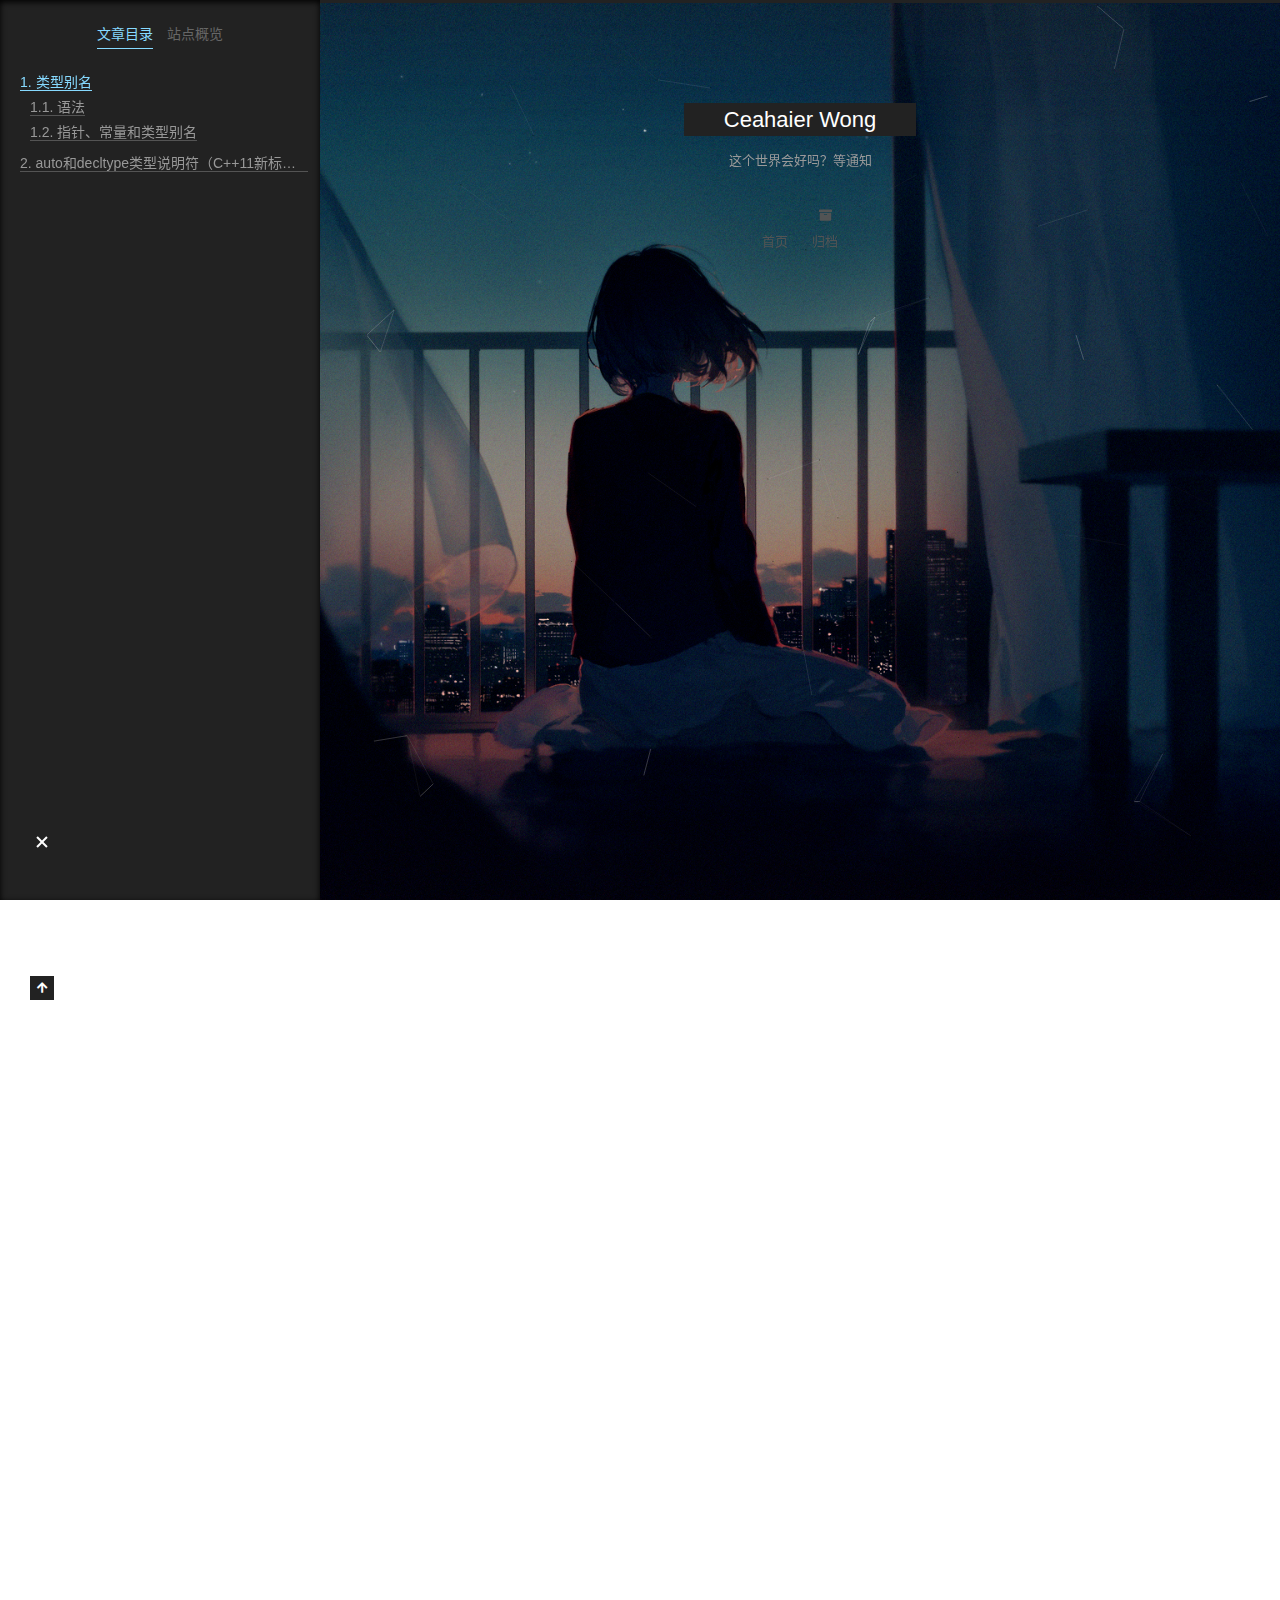
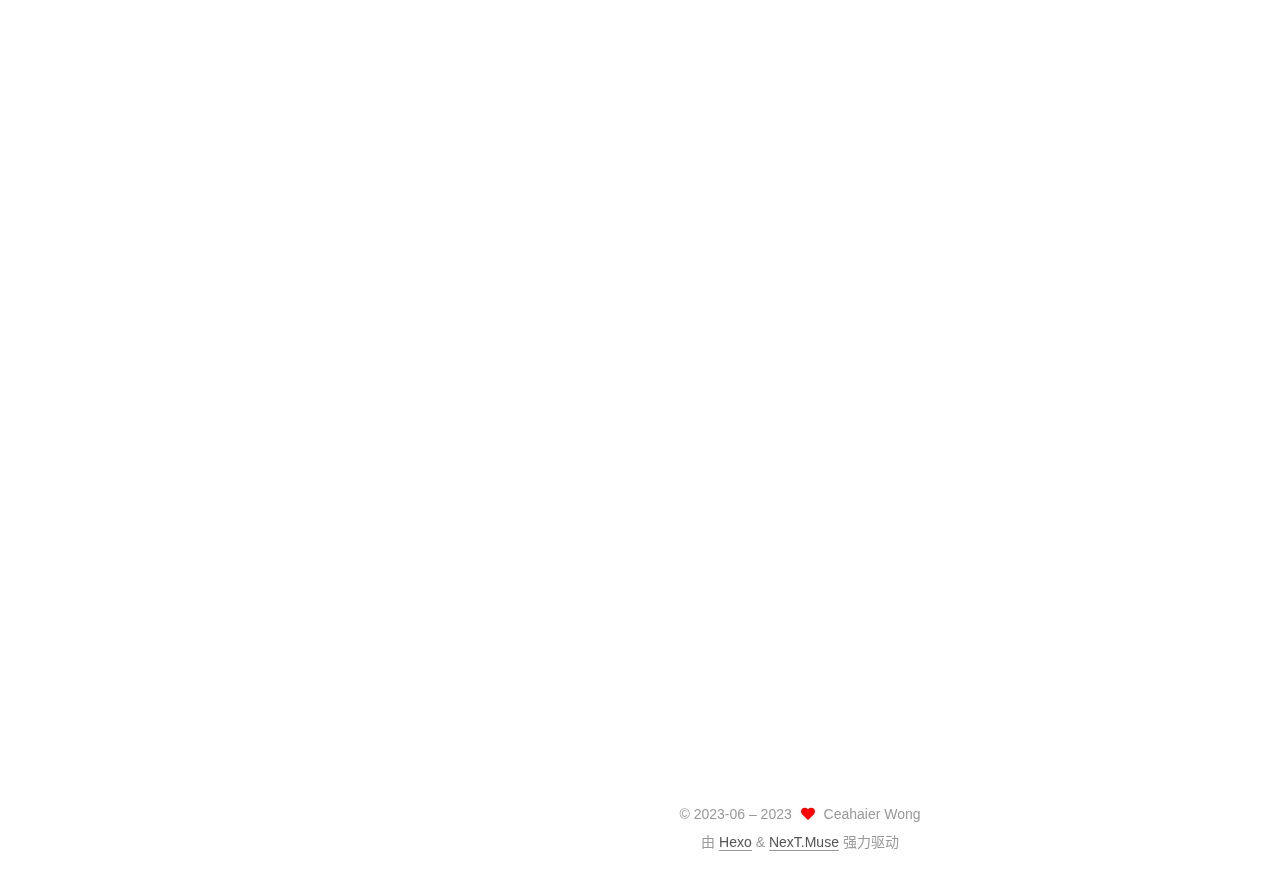
<file: 2023/06/12/类型别名、auto和decltype/index.html>
<!DOCTYPE html>
<html lang="zh-CN">
<head>
  <meta charset="UTF-8">
<meta name="viewport" content="width=device-width, initial-scale=1, maximum-scale=2">
<meta name="theme-color" content="#222">
<meta name="generator" content="Hexo 6.3.0">
  <link rel="apple-touch-icon" sizes="180x180" href="/images/apple-touch-icon-next.png">
  <link rel="icon" type="image/png" sizes="32x32" href="/images/favicon-32x32-next.png">
  <link rel="icon" type="image/png" sizes="16x16" href="/images/favicon-16x16-next.png">
  <link rel="mask-icon" href="/images/logo.svg" color="#222">

<link rel="stylesheet" href="/css/main.css">


<link rel="stylesheet" href="/lib/font-awesome/css/all.min.css">

<script id="hexo-configurations">
    var NexT = window.NexT || {};
    var CONFIG = {"hostname":"example.com","root":"/","scheme":"Muse","version":"7.8.0","exturl":false,"sidebar":{"position":"left","display":"post","padding":18,"offset":12,"onmobile":false},"copycode":{"enable":false,"show_result":false,"style":null},"back2top":{"enable":true,"sidebar":false,"scrollpercent":false},"bookmark":{"enable":false,"color":"#222","save":"auto"},"fancybox":false,"mediumzoom":false,"lazyload":false,"pangu":false,"comments":{"style":"tabs","active":null,"storage":true,"lazyload":false,"nav":null},"algolia":{"hits":{"per_page":10},"labels":{"input_placeholder":"Search for Posts","hits_empty":"We didn't find any results for the search: ${query}","hits_stats":"${hits} results found in ${time} ms"}},"localsearch":{"enable":false,"trigger":"auto","top_n_per_article":1,"unescape":false,"preload":false},"motion":{"enable":true,"async":false,"transition":{"post_block":"fadeIn","post_header":"slideDownIn","post_body":"slideDownIn","coll_header":"slideLeftIn","sidebar":"slideUpIn"}}};
  </script>

  <meta name="description" content="类型别名类型别名是一个名字，它是某种类型的同义词。">
<meta property="og:type" content="article">
<meta property="og:title" content="类型别名、auto和decltype">
<meta property="og:url" content="http://example.com/2023/06/12/%E7%B1%BB%E5%9E%8B%E5%88%AB%E5%90%8D%E3%80%81auto%E5%92%8Cdecltype/index.html">
<meta property="og:site_name" content="Ceahaier Wong">
<meta property="og:description" content="类型别名类型别名是一个名字，它是某种类型的同义词。">
<meta property="og:locale" content="zh_CN">
<meta property="og:image" content="http://example.com/images/decltype%E5%85%B3%E9%94%AE%E5%AD%97.png">
<meta property="article:published_time" content="2023-06-12T09:48:13.000Z">
<meta property="article:modified_time" content="2023-06-17T03:08:05.587Z">
<meta property="article:author" content="Ceahaier Wong">
<meta property="article:tag" content="C++">
<meta name="twitter:card" content="summary">
<meta name="twitter:image" content="http://example.com/images/decltype%E5%85%B3%E9%94%AE%E5%AD%97.png">

<link rel="canonical" href="http://example.com/2023/06/12/%E7%B1%BB%E5%9E%8B%E5%88%AB%E5%90%8D%E3%80%81auto%E5%92%8Cdecltype/">


<script id="page-configurations">
  // https://hexo.io/docs/variables.html
  CONFIG.page = {
    sidebar: "",
    isHome : false,
    isPost : true,
    lang   : 'zh-CN'
  };
</script>

  <title>类型别名、auto和decltype | Ceahaier Wong</title>
  






  <noscript>
  <style>
  .use-motion .brand,
  .use-motion .menu-item,
  .sidebar-inner,
  .use-motion .post-block,
  .use-motion .pagination,
  .use-motion .comments,
  .use-motion .post-header,
  .use-motion .post-body,
  .use-motion .collection-header { opacity: initial; }

  .use-motion .site-title,
  .use-motion .site-subtitle {
    opacity: initial;
    top: initial;
  }

  .use-motion .logo-line-before i { left: initial; }
  .use-motion .logo-line-after i { right: initial; }
  </style>
</noscript>

</head>

<body itemscope itemtype="http://schema.org/WebPage">
  <div class="container use-motion">
    <div class="headband"></div>

    <header class="header" itemscope itemtype="http://schema.org/WPHeader">
      <div class="header-inner"><div class="site-brand-container">
  <div class="site-nav-toggle">
    <div class="toggle" aria-label="切换导航栏">
      <span class="toggle-line toggle-line-first"></span>
      <span class="toggle-line toggle-line-middle"></span>
      <span class="toggle-line toggle-line-last"></span>
    </div>
  </div>

  <div class="site-meta">

    <a href="/" class="brand" rel="start">
      <span class="logo-line-before"><i></i></span>
      <h1 class="site-title">Ceahaier Wong</h1>
      <span class="logo-line-after"><i></i></span>
    </a>
      <p class="site-subtitle" itemprop="description">这个世界会好吗？等通知</p>
  </div>

  <div class="site-nav-right">
    <div class="toggle popup-trigger">
    </div>
  </div>
</div>




<nav class="site-nav">
  <ul id="menu" class="main-menu menu">
        <li class="menu-item menu-item-home">

    <a href="/" rel="section"><i class="home fa-fw"></i>首页</a>

  </li>
        <li class="menu-item menu-item-archives">

    <a href="/archives/" rel="section"><i class="fa fa-archive fa-fw"></i>归档</a>

  </li>
  </ul>
</nav>




</div>
    </header>

    
  <div class="back-to-top">
    <i class="fa fa-arrow-up"></i>
    <span>0%</span>
  </div>


    <main class="main">
      <div class="main-inner">
        <div class="content-wrap">
          

          <div class="content post posts-expand">
            

    
  
  
  <article itemscope itemtype="http://schema.org/Article" class="post-block" lang="zh-CN">
    <link itemprop="mainEntityOfPage" href="http://example.com/2023/06/12/%E7%B1%BB%E5%9E%8B%E5%88%AB%E5%90%8D%E3%80%81auto%E5%92%8Cdecltype/">

    <span hidden itemprop="author" itemscope itemtype="http://schema.org/Person">
      <meta itemprop="image" content="/images/avatar.jpg">
      <meta itemprop="name" content="Ceahaier Wong">
      <meta itemprop="description" content="这个世界会好吗？等通知">
    </span>

    <span hidden itemprop="publisher" itemscope itemtype="http://schema.org/Organization">
      <meta itemprop="name" content="Ceahaier Wong">
    </span>
      <header class="post-header">
        <h1 class="post-title" itemprop="name headline">
          类型别名、auto和decltype
        </h1>

        <div class="post-meta">
            <span class="post-meta-item">
              <span class="post-meta-item-icon">
                <i class="far fa-calendar"></i>
              </span>
              <span class="post-meta-item-text">发表于</span>

              <time title="创建时间：2023-06-12 17:48:13" itemprop="dateCreated datePublished" datetime="2023-06-12T17:48:13+08:00">2023-06-12</time>
            </span>
              <span class="post-meta-item">
                <span class="post-meta-item-icon">
                  <i class="far fa-calendar-check"></i>
                </span>
                <span class="post-meta-item-text">更新于</span>
                <time title="修改时间：2023-06-17 11:08:05" itemprop="dateModified" datetime="2023-06-17T11:08:05+08:00">2023-06-17</time>
              </span>

          

        </div>
      </header>

    
    
    
    <div class="post-body" itemprop="articleBody">

      
        <h1 id="类型别名"><a href="#类型别名" class="headerlink" title="类型别名"></a>类型别名</h1><p>类型别名是一个名字，它是某种类型的同义词。</p>
<span id="more"></span>

<h2 id="语法"><a href="#语法" class="headerlink" title="语法"></a>语法</h2><figure class="highlight c++"><table><tr><td class="gutter"><pre><span class="line">1</span><br><span class="line">2</span><br></pre></td><td class="code"><pre><span class="line"><span class="keyword">typedef</span> <span class="type">double</span> wages;		<span class="comment">// wages是double的同义词</span></span><br><span class="line"><span class="keyword">typedef</span> wages base, *p;		<span class="comment">// base是double的同义词，p是double*的同义词</span></span><br></pre></td></tr></table></figure>



<p>C++11新标准规定了一种新方法。别名声明：</p>
<figure class="highlight c++"><table><tr><td class="gutter"><pre><span class="line">1</span><br></pre></td><td class="code"><pre><span class="line"><span class="keyword">using</span> wages = <span class="type">double</span>;	<span class="comment">// wages是double的同义词</span></span><br></pre></td></tr></table></figure>



<h2 id="指针、常量和类型别名"><a href="#指针、常量和类型别名" class="headerlink" title="指针、常量和类型别名"></a>指针、常量和类型别名</h2><figure class="highlight c++"><table><tr><td class="gutter"><pre><span class="line">1</span><br><span class="line">2</span><br><span class="line">3</span><br></pre></td><td class="code"><pre><span class="line"><span class="keyword">typedef</span> <span class="type">char</span> *pstring;</span><br><span class="line"><span class="type">const</span> pstring cstr = <span class="number">0</span>;		<span class="comment">// cstr是指向char的常量指针</span></span><br><span class="line"><span class="type">const</span> pstring *ps;		<span class="comment">// ps是一个指针，它的对象是指向char的常量指针</span></span><br></pre></td></tr></table></figure>

<p>解读：基本数据类型都是const pstring，const是对给定类型的修饰。pstring是指向char的指针，<strong>因此const pstring就是指向char的常量指针，而非指向常量字符的指针</strong>。不应该替换成const char * cstr去解读。<strong>使用typedef声明时，基本数据类型是指针，那么const修饰的就是指针，即常量指针。</strong>使用char *替换改写后，数据类型是const char。两者是完全不同的东西。</p>
<h1 id="auto和decltype类型说明符（C-11新标准）"><a href="#auto和decltype类型说明符（C-11新标准）" class="headerlink" title="auto和decltype类型说明符（C++11新标准）"></a>auto和decltype类型说明符（C++11新标准）</h1><h2 id="auto类型说明符"><a href="#auto类型说明符" class="headerlink" title="auto类型说明符"></a>auto类型说明符</h2><p>auto会让编译器通过初始值来推算变量的类型。</p>
<figure class="highlight c++"><table><tr><td class="gutter"><pre><span class="line">1</span><br><span class="line">2</span><br><span class="line">3</span><br><span class="line">4</span><br><span class="line">5</span><br><span class="line">6</span><br><span class="line">7</span><br><span class="line">8</span><br><span class="line">9</span><br><span class="line">10</span><br><span class="line">11</span><br><span class="line">12</span><br><span class="line">13</span><br><span class="line">14</span><br><span class="line">15</span><br><span class="line">16</span><br><span class="line">17</span><br><span class="line">18</span><br></pre></td><td class="code"><pre><span class="line"><span class="type">int</span> i = <span class="number">0</span>, &amp;r = i;</span><br><span class="line"><span class="keyword">auto</span> a = r;			<span class="comment">// int</span></span><br><span class="line"></span><br><span class="line"><span class="type">const</span> <span class="type">int</span> ci = i, &amp; cr = ci;</span><br><span class="line"><span class="keyword">auto</span> b = ci;			<span class="comment">// int，忽略了顶层const</span></span><br><span class="line"><span class="keyword">auto</span> c = cr;			<span class="comment">// int，忽略了顶层const</span></span><br><span class="line"><span class="keyword">auto</span> d = &amp;i;			<span class="comment">// int *</span></span><br><span class="line"><span class="keyword">auto</span> e = &amp;ci;			<span class="comment">// const int *</span></span><br><span class="line"></span><br><span class="line"><span class="type">const</span> <span class="keyword">auto</span> f = ci;		<span class="comment">// const int</span></span><br><span class="line"></span><br><span class="line"><span class="keyword">auto</span>&amp; g = ci;			<span class="comment">// const int</span></span><br><span class="line"><span class="comment">//auto&amp; h = 42;			// 错误，42是字面值，非常量引用不能绑定字面值。因为字面量是不可修改的，如果非常量引用能绑定字面值，那就可以通过该引用改变字面量，显然是错误的</span></span><br><span class="line"><span class="type">const</span> <span class="keyword">auto</span>&amp; j = <span class="number">42</span>;		<span class="comment">// 正确，常量引用可以绑定字面值</span></span><br><span class="line"></span><br><span class="line"><span class="keyword">auto</span> k = ci, &amp;l = i;		<span class="comment">// int</span></span><br><span class="line"><span class="keyword">auto</span>&amp; m = ci, *p = &amp;ci;		<span class="comment">// const int</span></span><br><span class="line"><span class="comment">//auto&amp; n = i, * p2 = &amp;ci;	// 错误，同一个声明语句中，类型应该保持一致。n的类型是int, 而p2的类型是const int。*和&amp;是从属于声明符（变量名）的</span></span><br></pre></td></tr></table></figure>



<h2 id="decltype类型说明符"><a href="#decltype类型说明符" class="headerlink" title="decltype类型说明符"></a>decltype类型说明符</h2><p>选择并返回操作数的数据类型。在此过程中，编译器分析表达式并得到他的类型，却不实际计算表达式的值</p>
<figure class="highlight c++"><table><tr><td class="gutter"><pre><span class="line">1</span><br></pre></td><td class="code"><pre><span class="line"><span class="keyword">decltype</span>(<span class="built_in">f</span>()) sum = x;	<span class="comment">// sum的类型就是函数f的返回类型，但并不会实际去执行f，只使用调用发生时f的返回值类型</span></span><br></pre></td></tr></table></figure>



<h3 id="decltype、const、引用"><a href="#decltype、const、引用" class="headerlink" title="decltype、const、引用"></a>decltype、const、引用</h3><p>decltype和auto处理顶层const、引用的方式有些不同。</p>
<p>1、如果decltype使用的表达式是一个变量，则decltype返回该变量的类型（包括顶层const和引用在内）</p>
<figure class="highlight c++"><table><tr><td class="gutter"><pre><span class="line">1</span><br><span class="line">2</span><br><span class="line">3</span><br><span class="line">4</span><br></pre></td><td class="code"><pre><span class="line"><span class="type">const</span> <span class="type">int</span> ci = <span class="number">0</span>, &amp;cj = ci;</span><br><span class="line"><span class="keyword">decltype</span>(ci) x = <span class="number">0</span>;		<span class="comment">// const int</span></span><br><span class="line"><span class="keyword">decltype</span>(cj) y = x;		<span class="comment">// const int &amp;，y绑定到x</span></span><br><span class="line"><span class="comment">//decltype(cj) z;		// 错误，类型是const int &amp;，但是未初始化，引用必须初始化</span></span><br></pre></td></tr></table></figure>



<p>2、如果decltype使用的表达式不是一个变量，则decltype返回表达式结果对应的类型</p>
<figure class="highlight c++"><table><tr><td class="gutter"><pre><span class="line">1</span><br><span class="line">2</span><br><span class="line">3</span><br></pre></td><td class="code"><pre><span class="line"><span class="type">int</span> i = <span class="number">42</span>, *p = &amp;i, &amp;r = i;</span><br><span class="line"><span class="keyword">decltype</span>(r+<span class="number">0</span>) b;	<span class="comment">// 正确，表达式结果是int，因此b是一个未初始化的int。如果此处表达式为r，则是一个引用类型，r+0执行的结果才是int</span></span><br><span class="line"><span class="comment">//cltype(*p) c;		// 错误，*p实际上是解引用操作，解引用操作相当于是引用，c是int &amp;，必须初始化</span></span><br></pre></td></tr></table></figure>



<p>3、decltype使用变量时，加了一层或多层括号，编译器会把它当成是一个表达式。而变量是一种可以作为赋值语句左值的特殊表达式，所以这样的decltype就会得到引用类型</p>
<figure class="highlight c++"><table><tr><td class="gutter"><pre><span class="line">1</span><br><span class="line">2</span><br><span class="line">3</span><br></pre></td><td class="code"><pre><span class="line"><span class="type">int</span> i = <span class="number">42</span>;</span><br><span class="line"><span class="comment">//decltype(7(i)) d;	// 错误，d是int &amp;，必须初始化</span></span><br><span class="line"><span class="keyword">decltype</span>(i) e;		<span class="comment">// 正确，e是未初始化的int类型</span></span><br></pre></td></tr></table></figure>

<p><strong>注意：decltype((variable))（此处两层括号）的结果永远是引用<em>（经测试，如果多层括号中不是单纯一个变量的话，结果会是表达式的类型并非引用，如下图所示）</em>，而decltype(variable)结果只有当variable本身就是一个引用时才是引用</strong></p>
<p><img src="/images/decltype%E5%85%B3%E9%94%AE%E5%AD%97.png"></p>
<p>4、赋值是会产生引用的一类典型表达式，引用的类型就是左值的类型。如果i是int类型，那么i&#x3D;x的类型就是int &amp;</p>
<figure class="highlight c++"><table><tr><td class="gutter"><pre><span class="line">1</span><br><span class="line">2</span><br><span class="line">3</span><br></pre></td><td class="code"><pre><span class="line"><span class="type">int</span> a = <span class="number">3</span>, b = <span class="number">4</span>;</span><br><span class="line"><span class="keyword">decltype</span>(a) c = a;	<span class="comment">//c是int</span></span><br><span class="line"><span class="keyword">decltype</span>(a = b) d = a;	<span class="comment">//d是int &amp;</span></span><br></pre></td></tr></table></figure>

<p>5、表达式的求值结果是左值和右值时，表现不同</p>
<figure class="highlight c++"><table><tr><td class="gutter"><pre><span class="line">1</span><br><span class="line">2</span><br><span class="line">3</span><br><span class="line">4</span><br><span class="line">5</span><br><span class="line">6</span><br><span class="line">7</span><br><span class="line">8</span><br></pre></td><td class="code"><pre><span class="line"><span class="type">int</span> a = <span class="number">10</span>, b = <span class="number">10</span>, *p = &amp;i;</span><br><span class="line"></span><br><span class="line"><span class="comment">// 表达式的求值结果为左值，得到一个引用类型</span></span><br><span class="line"><span class="keyword">decltype</span>(*p) x = b;         <span class="comment">// 解引用运算符生成左值，所以decltype(*p)结果是int&amp;</span></span><br><span class="line"><span class="keyword">decltype</span>(a = b) y = a;      <span class="comment">// 上面第4小点中的表达式a=b结果也是一种左值，所以decltype(a = b)结果也是int &amp;</span></span><br><span class="line"></span><br><span class="line"><span class="comment">// 表达式的求值结果为右值，得到一个与表达式相同的类型</span></span><br><span class="line"><span class="keyword">decltype</span>(&amp;p) z;             <span class="comment">// 取地址运算符生成右值，所以decltype(&amp;p)结果是int**。p本身是一个指向int的指针，所以对p取址得到的是一个指向int指针的指针</span></span><br></pre></td></tr></table></figure>


    </div>

    
    
    

      <footer class="post-footer">
          <div class="post-tags">
              <a href="/tags/C/" rel="tag"># C++</a>
          </div>

        


        
    <div class="post-nav">
      <div class="post-nav-item">
    <a href="/2023/06/03/CeahaierWong%E4%B8%AA%E4%BA%BA%E5%8D%9A%E5%AE%A2%E8%AF%B4%E6%98%8E/" rel="prev" title="CeahaierWong个人博客说明">
      <i class="fa fa-chevron-left"></i> CeahaierWong个人博客说明
    </a></div>
      <div class="post-nav-item"></div>
    </div>
      </footer>
    
  </article>
  
  
  



          </div>
          

<script>
  window.addEventListener('tabs:register', () => {
    let { activeClass } = CONFIG.comments;
    if (CONFIG.comments.storage) {
      activeClass = localStorage.getItem('comments_active') || activeClass;
    }
    if (activeClass) {
      let activeTab = document.querySelector(`a[href="#comment-${activeClass}"]`);
      if (activeTab) {
        activeTab.click();
      }
    }
  });
  if (CONFIG.comments.storage) {
    window.addEventListener('tabs:click', event => {
      if (!event.target.matches('.tabs-comment .tab-content .tab-pane')) return;
      let commentClass = event.target.classList[1];
      localStorage.setItem('comments_active', commentClass);
    });
  }
</script>

        </div>
          
  
  <div class="toggle sidebar-toggle">
    <span class="toggle-line toggle-line-first"></span>
    <span class="toggle-line toggle-line-middle"></span>
    <span class="toggle-line toggle-line-last"></span>
  </div>

  <aside class="sidebar">
    <div class="sidebar-inner">

      <ul class="sidebar-nav motion-element">
        <li class="sidebar-nav-toc">
          文章目录
        </li>
        <li class="sidebar-nav-overview">
          站点概览
        </li>
      </ul>

      <!--noindex-->
      <div class="post-toc-wrap sidebar-panel">
          <div class="post-toc motion-element"><ol class="nav"><li class="nav-item nav-level-1"><a class="nav-link" href="#%E7%B1%BB%E5%9E%8B%E5%88%AB%E5%90%8D"><span class="nav-number">1.</span> <span class="nav-text">类型别名</span></a><ol class="nav-child"><li class="nav-item nav-level-2"><a class="nav-link" href="#%E8%AF%AD%E6%B3%95"><span class="nav-number">1.1.</span> <span class="nav-text">语法</span></a></li><li class="nav-item nav-level-2"><a class="nav-link" href="#%E6%8C%87%E9%92%88%E3%80%81%E5%B8%B8%E9%87%8F%E5%92%8C%E7%B1%BB%E5%9E%8B%E5%88%AB%E5%90%8D"><span class="nav-number">1.2.</span> <span class="nav-text">指针、常量和类型别名</span></a></li></ol></li><li class="nav-item nav-level-1"><a class="nav-link" href="#auto%E5%92%8Cdecltype%E7%B1%BB%E5%9E%8B%E8%AF%B4%E6%98%8E%E7%AC%A6%EF%BC%88C-11%E6%96%B0%E6%A0%87%E5%87%86%EF%BC%89"><span class="nav-number">2.</span> <span class="nav-text">auto和decltype类型说明符（C++11新标准）</span></a><ol class="nav-child"><li class="nav-item nav-level-2"><a class="nav-link" href="#auto%E7%B1%BB%E5%9E%8B%E8%AF%B4%E6%98%8E%E7%AC%A6"><span class="nav-number">2.1.</span> <span class="nav-text">auto类型说明符</span></a></li><li class="nav-item nav-level-2"><a class="nav-link" href="#decltype%E7%B1%BB%E5%9E%8B%E8%AF%B4%E6%98%8E%E7%AC%A6"><span class="nav-number">2.2.</span> <span class="nav-text">decltype类型说明符</span></a><ol class="nav-child"><li class="nav-item nav-level-3"><a class="nav-link" href="#decltype%E3%80%81const%E3%80%81%E5%BC%95%E7%94%A8"><span class="nav-number">2.2.1.</span> <span class="nav-text">decltype、const、引用</span></a></li></ol></li></ol></li></ol></div>
      </div>
      <!--/noindex-->

      <div class="site-overview-wrap sidebar-panel">
        <div class="site-author motion-element" itemprop="author" itemscope itemtype="http://schema.org/Person">
    <img class="site-author-image" itemprop="image" alt="Ceahaier Wong"
      src="/images/avatar.jpg">
  <p class="site-author-name" itemprop="name">Ceahaier Wong</p>
  <div class="site-description" itemprop="description">这个世界会好吗？等通知</div>
</div>
<div class="site-state-wrap motion-element">
  <nav class="site-state">
      <div class="site-state-item site-state-posts">
          <a href="/archives/">
        
          <span class="site-state-item-count">3</span>
          <span class="site-state-item-name">日志</span>
        </a>
      </div>
      <div class="site-state-item site-state-tags">
            <a href="/tags/">
        <span class="site-state-item-count">1</span>
        <span class="site-state-item-name">标签</span></a>
      </div>
  </nav>
</div>



      </div>

    </div>
  </aside>
  <div id="sidebar-dimmer"></div>


      </div>
    </main>

    <footer class="footer">
      <div class="footer-inner">
        

        

<div class="copyright">
  
  &copy; 2023-06 – 
  <span itemprop="copyrightYear">2023</span>
  <span class="with-love">
    <i class="fa fa-heart"></i>
  </span>
  <span class="author" itemprop="copyrightHolder">Ceahaier Wong</span>
</div>
  <div class="powered-by">由 <a href="https://hexo.io/" class="theme-link" rel="noopener" target="_blank">Hexo</a> & <a href="https://muse.theme-next.org/" class="theme-link" rel="noopener" target="_blank">NexT.Muse</a> 强力驱动
  </div>

        








      </div>
    </footer>
  </div>

  
  
  <script color='255,255,255' opacity='0.5' zIndex='-1' count='99' src="/lib/canvas-nest/canvas-nest.min.js"></script>
  <script src="/lib/anime.min.js"></script>
  <script src="/lib/velocity/velocity.min.js"></script>
  <script src="/lib/velocity/velocity.ui.min.js"></script>

<script src="/js/utils.js"></script>

<script src="/js/motion.js"></script>


<script src="/js/schemes/muse.js"></script>


<script src="/js/next-boot.js"></script>




  















  

  

</body>
</html>
</file>
<file: css/main.css>
:root {
  --body-bg-color: #fff;
  --content-bg-color: #fff;
  --card-bg-color: #f5f5f5;
  --text-color: #555;
  --blockquote-color: #666;
  --link-color: #555;
  --link-hover-color: #222;
  --brand-color: #fff;
  --brand-hover-color: #fff;
  --table-row-odd-bg-color: #f9f9f9;
  --table-row-hover-bg-color: #f5f5f5;
  --menu-item-bg-color: #f5f5f5;
  --btn-default-bg: #222;
  --btn-default-color: #fff;
  --btn-default-border-color: #222;
  --btn-default-hover-bg: #fff;
  --btn-default-hover-color: #222;
  --btn-default-hover-border-color: #222;
}
html {
  line-height: 1.15; /* 1 */
  -webkit-text-size-adjust: 100%; /* 2 */
}
body {
  margin: 0;
}
main {
  display: block;
}
h1 {
  font-size: 2em;
  margin: 0.67em 0;
}
hr {
  box-sizing: content-box; /* 1 */
  height: 0; /* 1 */
  overflow: visible; /* 2 */
}
pre {
  font-family: monospace, monospace; /* 1 */
  font-size: 1em; /* 2 */
}
a {
  background: transparent;
}
abbr[title] {
  border-bottom: none; /* 1 */
  text-decoration: underline; /* 2 */
  text-decoration: underline dotted; /* 2 */
}
b,
strong {
  font-weight: bolder;
}
code,
kbd,
samp {
  font-family: monospace, monospace; /* 1 */
  font-size: 1em; /* 2 */
}
small {
  font-size: 80%;
}
sub,
sup {
  font-size: 75%;
  line-height: 0;
  position: relative;
  vertical-align: baseline;
}
sub {
  bottom: -0.25em;
}
sup {
  top: -0.5em;
}
img {
  border-style: none;
}
button,
input,
optgroup,
select,
textarea {
  font-family: inherit; /* 1 */
  font-size: 100%; /* 1 */
  line-height: 1.15; /* 1 */
  margin: 0; /* 2 */
}
button,
input {
/* 1 */
  overflow: visible;
}
button,
select {
/* 1 */
  text-transform: none;
}
button,
[type='button'],
[type='reset'],
[type='submit'] {
  -webkit-appearance: button;
}
button::-moz-focus-inner,
[type='button']::-moz-focus-inner,
[type='reset']::-moz-focus-inner,
[type='submit']::-moz-focus-inner {
  border-style: none;
  padding: 0;
}
button:-moz-focusring,
[type='button']:-moz-focusring,
[type='reset']:-moz-focusring,
[type='submit']:-moz-focusring {
  outline: 1px dotted ButtonText;
}
fieldset {
  padding: 0.35em 0.75em 0.625em;
}
legend {
  box-sizing: border-box; /* 1 */
  color: inherit; /* 2 */
  display: table; /* 1 */
  max-width: 100%; /* 1 */
  padding: 0; /* 3 */
  white-space: normal; /* 1 */
}
progress {
  vertical-align: baseline;
}
textarea {
  overflow: auto;
}
[type='checkbox'],
[type='radio'] {
  box-sizing: border-box; /* 1 */
  padding: 0; /* 2 */
}
[type='number']::-webkit-inner-spin-button,
[type='number']::-webkit-outer-spin-button {
  height: auto;
}
[type='search'] {
  outline-offset: -2px; /* 2 */
  -webkit-appearance: textfield; /* 1 */
}
[type='search']::-webkit-search-decoration {
  -webkit-appearance: none;
}
::-webkit-file-upload-button {
  font: inherit; /* 2 */
  -webkit-appearance: button; /* 1 */
}
details {
  display: block;
}
summary {
  display: list-item;
}
template {
  display: none;
}
[hidden] {
  display: none;
}
::selection {
  background: #262a30;
  color: #eee;
}
html,
body {
  height: 100%;
}
body {
  background: var(--body-bg-color);
  color: var(--text-color);
  font-family: 'Lato', "PingFang SC", "Microsoft YaHei", sans-serif;
  font-size: 1em;
  line-height: 2;
}
@media (max-width: 991px) {
  body {
    padding-left: 0 !important;
    padding-right: 0 !important;
  }
}
h1,
h2,
h3,
h4,
h5,
h6 {
  font-family: 'Lato', "PingFang SC", "Microsoft YaHei", sans-serif;
  font-weight: bold;
  line-height: 1.5;
  margin: 20px 0 15px;
}
h1 {
  font-size: 1.5em;
}
h2 {
  font-size: 1.375em;
}
h3 {
  font-size: 1.25em;
}
h4 {
  font-size: 1.125em;
}
h5 {
  font-size: 1em;
}
h6 {
  font-size: 0.875em;
}
p {
  margin: 0 0 20px 0;
}
a,
span.exturl {
  border-bottom: 1px solid #999;
  color: var(--link-color);
  outline: 0;
  text-decoration: none;
  overflow-wrap: break-word;
  word-wrap: break-word;
  cursor: pointer;
}
a:hover,
span.exturl:hover {
  border-bottom-color: var(--link-hover-color);
  color: var(--link-hover-color);
}
iframe,
img,
video {
  display: block;
  margin-left: auto;
  margin-right: auto;
  max-width: 100%;
}
hr {
  background-image: repeating-linear-gradient(-45deg, #ddd, #ddd 4px, transparent 4px, transparent 8px);
  border: 0;
  height: 3px;
  margin: 40px 0;
}
blockquote {
  border-left: 4px solid #ddd;
  color: var(--blockquote-color);
  margin: 0;
  padding: 0 15px;
}
blockquote cite::before {
  content: '-';
  padding: 0 5px;
}
dt {
  font-weight: bold;
}
dd {
  margin: 0;
  padding: 0;
}
kbd {
  background-color: #f5f5f5;
  background-image: linear-gradient(#eee, #fff, #eee);
  border: 1px solid #ccc;
  border-radius: 0.2em;
  box-shadow: 0.1em 0.1em 0.2em rgba(0,0,0,0.1);
  color: #555;
  font-family: inherit;
  padding: 0.1em 0.3em;
  white-space: nowrap;
}
.table-container {
  overflow: auto;
}
table {
  border-collapse: collapse;
  border-spacing: 0;
  font-size: 0.875em;
  margin: 0 0 20px 0;
  width: 100%;
}
tbody tr:nth-of-type(odd) {
  background: var(--table-row-odd-bg-color);
}
tbody tr:hover {
  background: var(--table-row-hover-bg-color);
}
caption,
th,
td {
  font-weight: normal;
  padding: 8px;
  vertical-align: middle;
}
th,
td {
  border: 1px solid #ddd;
  border-bottom: 3px solid #ddd;
}
th {
  font-weight: 700;
  padding-bottom: 10px;
}
td {
  border-bottom-width: 1px;
}
.btn {
  background: var(--btn-default-bg);
  border: 2px solid var(--btn-default-border-color);
  border-radius: 0;
  color: var(--btn-default-color);
  display: inline-block;
  font-size: 0.875em;
  line-height: 2;
  padding: 0 20px;
  text-decoration: none;
  transition-property: background-color;
  transition-delay: 0s;
  transition-duration: 0.2s;
  transition-timing-function: ease-in-out;
}
.btn:hover {
  background: var(--btn-default-hover-bg);
  border-color: var(--btn-default-hover-border-color);
  color: var(--btn-default-hover-color);
}
.btn + .btn {
  margin: 0 0 8px 8px;
}
.btn .fa-fw {
  text-align: left;
  width: 1.285714285714286em;
}
.toggle {
  line-height: 0;
}
.toggle .toggle-line {
  background: #fff;
  display: inline-block;
  height: 2px;
  left: 0;
  position: relative;
  top: 0;
  transition: all 0.4s;
  vertical-align: top;
  width: 100%;
}
.toggle .toggle-line:not(:first-child) {
  margin-top: 3px;
}
.toggle.toggle-arrow .toggle-line-first {
  left: 50%;
  top: 2px;
  transform: rotate(45deg);
  width: 50%;
}
.toggle.toggle-arrow .toggle-line-middle {
  left: 2px;
  width: 90%;
}
.toggle.toggle-arrow .toggle-line-last {
  left: 50%;
  top: -2px;
  transform: rotate(-45deg);
  width: 50%;
}
.toggle.toggle-close .toggle-line-first {
  transform: rotate(-45deg);
  top: 5px;
}
.toggle.toggle-close .toggle-line-middle {
  opacity: 0;
}
.toggle.toggle-close .toggle-line-last {
  transform: rotate(45deg);
  top: -5px;
}
.highlight,
pre {
  background: #f7f7f7;
  color: #4d4d4c;
  line-height: 1.6;
  margin: 0 auto 20px;
}
pre,
code {
  font-family: consolas, Menlo, monospace, "PingFang SC", "Microsoft YaHei";
}
code {
  background: #eee;
  border-radius: 3px;
  color: #555;
  padding: 2px 4px;
  overflow-wrap: break-word;
  word-wrap: break-word;
}
.highlight *::selection {
  background: #d6d6d6;
}
.highlight pre {
  border: 0;
  margin: 0;
  padding: 10px 0;
}
.highlight table {
  border: 0;
  margin: 0;
  width: auto;
}
.highlight td {
  border: 0;
  padding: 0;
}
.highlight figcaption {
  background: #eff2f3;
  color: #4d4d4c;
  display: flex;
  font-size: 0.875em;
  justify-content: space-between;
  line-height: 1.2;
  padding: 0.5em;
}
.highlight figcaption a {
  color: #4d4d4c;
}
.highlight figcaption a:hover {
  border-bottom-color: #4d4d4c;
}
.highlight .gutter {
  -moz-user-select: none;
  -ms-user-select: none;
  -webkit-user-select: none;
  user-select: none;
}
.highlight .gutter pre {
  background: #eff2f3;
  color: #869194;
  padding-left: 10px;
  padding-right: 10px;
  text-align: right;
}
.highlight .code pre {
  background: #f7f7f7;
  padding-left: 10px;
  width: 100%;
}
.gist table {
  width: auto;
}
.gist table td {
  border: 0;
}
pre {
  overflow: auto;
  padding: 10px;
}
pre code {
  background: none;
  color: #4d4d4c;
  font-size: 0.875em;
  padding: 0;
  text-shadow: none;
}
pre .deletion {
  background: #fdd;
}
pre .addition {
  background: #dfd;
}
pre .meta {
  color: #eab700;
  -moz-user-select: none;
  -ms-user-select: none;
  -webkit-user-select: none;
  user-select: none;
}
pre .comment {
  color: #8e908c;
}
pre .variable,
pre .attribute,
pre .tag,
pre .name,
pre .regexp,
pre .ruby .constant,
pre .xml .tag .title,
pre .xml .pi,
pre .xml .doctype,
pre .html .doctype,
pre .css .id,
pre .css .class,
pre .css .pseudo {
  color: #c82829;
}
pre .number,
pre .preprocessor,
pre .built_in,
pre .builtin-name,
pre .literal,
pre .params,
pre .constant,
pre .command {
  color: #f5871f;
}
pre .ruby .class .title,
pre .css .rules .attribute,
pre .string,
pre .symbol,
pre .value,
pre .inheritance,
pre .header,
pre .ruby .symbol,
pre .xml .cdata,
pre .special,
pre .formula {
  color: #718c00;
}
pre .title,
pre .css .hexcolor {
  color: #3e999f;
}
pre .function,
pre .python .decorator,
pre .python .title,
pre .ruby .function .title,
pre .ruby .title .keyword,
pre .perl .sub,
pre .javascript .title,
pre .coffeescript .title {
  color: #4271ae;
}
pre .keyword,
pre .javascript .function {
  color: #8959a8;
}
.blockquote-center {
  border-left: none;
  margin: 40px 0;
  padding: 0;
  position: relative;
  text-align: center;
}
.blockquote-center .fa {
  display: block;
  opacity: 0.6;
  position: absolute;
  width: 100%;
}
.blockquote-center .fa-quote-left {
  border-top: 1px solid #ccc;
  text-align: left;
  top: -20px;
}
.blockquote-center .fa-quote-right {
  border-bottom: 1px solid #ccc;
  text-align: right;
  bottom: -20px;
}
.blockquote-center p,
.blockquote-center div {
  text-align: center;
}
.post-body .group-picture img {
  margin: 0 auto;
  padding: 0 3px;
}
.group-picture-row {
  margin-bottom: 6px;
  overflow: hidden;
}
.group-picture-column {
  float: left;
  margin-bottom: 10px;
}
.post-body .label {
  color: #555;
  display: inline;
  padding: 0 2px;
}
.post-body .label.default {
  background: #f0f0f0;
}
.post-body .label.primary {
  background: #efe6f7;
}
.post-body .label.info {
  background: #e5f2f8;
}
.post-body .label.success {
  background: #e7f4e9;
}
.post-body .label.warning {
  background: #fcf6e1;
}
.post-body .label.danger {
  background: #fae8eb;
}
.post-body .tabs {
  margin-bottom: 20px;
}
.post-body .tabs,
.tabs-comment {
  display: block;
  padding-top: 10px;
  position: relative;
}
.post-body .tabs ul.nav-tabs,
.tabs-comment ul.nav-tabs {
  display: flex;
  flex-wrap: wrap;
  margin: 0;
  margin-bottom: -1px;
  padding: 0;
}
@media (max-width: 413px) {
  .post-body .tabs ul.nav-tabs,
  .tabs-comment ul.nav-tabs {
    display: block;
    margin-bottom: 5px;
  }
}
.post-body .tabs ul.nav-tabs li.tab,
.tabs-comment ul.nav-tabs li.tab {
  border-bottom: 1px solid #ddd;
  border-left: 1px solid transparent;
  border-right: 1px solid transparent;
  border-top: 3px solid transparent;
  flex-grow: 1;
  list-style-type: none;
  border-radius: 0 0 0 0;
}
@media (max-width: 413px) {
  .post-body .tabs ul.nav-tabs li.tab,
  .tabs-comment ul.nav-tabs li.tab {
    border-bottom: 1px solid transparent;
    border-left: 3px solid transparent;
    border-right: 1px solid transparent;
    border-top: 1px solid transparent;
  }
}
@media (max-width: 413px) {
  .post-body .tabs ul.nav-tabs li.tab,
  .tabs-comment ul.nav-tabs li.tab {
    border-radius: 0;
  }
}
.post-body .tabs ul.nav-tabs li.tab a,
.tabs-comment ul.nav-tabs li.tab a {
  border-bottom: initial;
  display: block;
  line-height: 1.8;
  outline: 0;
  padding: 0.25em 0.75em;
  text-align: center;
  transition-delay: 0s;
  transition-duration: 0.2s;
  transition-timing-function: ease-out;
}
.post-body .tabs ul.nav-tabs li.tab a i,
.tabs-comment ul.nav-tabs li.tab a i {
  width: 1.285714285714286em;
}
.post-body .tabs ul.nav-tabs li.tab.active,
.tabs-comment ul.nav-tabs li.tab.active {
  border-bottom: 1px solid transparent;
  border-left: 1px solid #ddd;
  border-right: 1px solid #ddd;
  border-top: 3px solid #fc6423;
}
@media (max-width: 413px) {
  .post-body .tabs ul.nav-tabs li.tab.active,
  .tabs-comment ul.nav-tabs li.tab.active {
    border-bottom: 1px solid #ddd;
    border-left: 3px solid #fc6423;
    border-right: 1px solid #ddd;
    border-top: 1px solid #ddd;
  }
}
.post-body .tabs ul.nav-tabs li.tab.active a,
.tabs-comment ul.nav-tabs li.tab.active a {
  color: var(--link-color);
  cursor: default;
}
.post-body .tabs .tab-content .tab-pane,
.tabs-comment .tab-content .tab-pane {
  border: 1px solid #ddd;
  border-top: 0;
  padding: 20px 20px 0 20px;
  border-radius: 0;
}
.post-body .tabs .tab-content .tab-pane:not(.active),
.tabs-comment .tab-content .tab-pane:not(.active) {
  display: none;
}
.post-body .tabs .tab-content .tab-pane.active,
.tabs-comment .tab-content .tab-pane.active {
  display: block;
}
.post-body .tabs .tab-content .tab-pane.active:nth-of-type(1),
.tabs-comment .tab-content .tab-pane.active:nth-of-type(1) {
  border-radius: 0 0 0 0;
}
@media (max-width: 413px) {
  .post-body .tabs .tab-content .tab-pane.active:nth-of-type(1),
  .tabs-comment .tab-content .tab-pane.active:nth-of-type(1) {
    border-radius: 0;
  }
}
.post-body .note {
  border-radius: 3px;
  margin-bottom: 20px;
  padding: 1em;
  position: relative;
  border: 1px solid #eee;
  border-left-width: 5px;
}
.post-body .note h2,
.post-body .note h3,
.post-body .note h4,
.post-body .note h5,
.post-body .note h6 {
  margin-top: 0;
  border-bottom: initial;
  margin-bottom: 0;
  padding-top: 0;
}
.post-body .note p:first-child,
.post-body .note ul:first-child,
.post-body .note ol:first-child,
.post-body .note table:first-child,
.post-body .note pre:first-child,
.post-body .note blockquote:first-child,
.post-body .note img:first-child {
  margin-top: 0;
}
.post-body .note p:last-child,
.post-body .note ul:last-child,
.post-body .note ol:last-child,
.post-body .note table:last-child,
.post-body .note pre:last-child,
.post-body .note blockquote:last-child,
.post-body .note img:last-child {
  margin-bottom: 0;
}
.post-body .note.default {
  border-left-color: #777;
}
.post-body .note.default h2,
.post-body .note.default h3,
.post-body .note.default h4,
.post-body .note.default h5,
.post-body .note.default h6 {
  color: #777;
}
.post-body .note.primary {
  border-left-color: #6f42c1;
}
.post-body .note.primary h2,
.post-body .note.primary h3,
.post-body .note.primary h4,
.post-body .note.primary h5,
.post-body .note.primary h6 {
  color: #6f42c1;
}
.post-body .note.info {
  border-left-color: #428bca;
}
.post-body .note.info h2,
.post-body .note.info h3,
.post-body .note.info h4,
.post-body .note.info h5,
.post-body .note.info h6 {
  color: #428bca;
}
.post-body .note.success {
  border-left-color: #5cb85c;
}
.post-body .note.success h2,
.post-body .note.success h3,
.post-body .note.success h4,
.post-body .note.success h5,
.post-body .note.success h6 {
  color: #5cb85c;
}
.post-body .note.warning {
  border-left-color: #f0ad4e;
}
.post-body .note.warning h2,
.post-body .note.warning h3,
.post-body .note.warning h4,
.post-body .note.warning h5,
.post-body .note.warning h6 {
  color: #f0ad4e;
}
.post-body .note.danger {
  border-left-color: #d9534f;
}
.post-body .note.danger h2,
.post-body .note.danger h3,
.post-body .note.danger h4,
.post-body .note.danger h5,
.post-body .note.danger h6 {
  color: #d9534f;
}
.pagination .prev,
.pagination .next,
.pagination .page-number,
.pagination .space {
  display: inline-block;
  margin: 0 10px;
  padding: 0 11px;
  position: relative;
  top: -1px;
}
@media (max-width: 767px) {
  .pagination .prev,
  .pagination .next,
  .pagination .page-number,
  .pagination .space {
    margin: 0 5px;
  }
}
.pagination {
  border-top: 1px solid #eee;
  margin: 120px 0 0;
  text-align: center;
}
.pagination .prev,
.pagination .next,
.pagination .page-number {
  border-bottom: 0;
  border-top: 1px solid #eee;
  transition-property: border-color;
  transition-delay: 0s;
  transition-duration: 0.2s;
  transition-timing-function: ease-in-out;
}
.pagination .prev:hover,
.pagination .next:hover,
.pagination .page-number:hover {
  border-top-color: #222;
}
.pagination .space {
  margin: 0;
  padding: 0;
}
.pagination .prev {
  margin-left: 0;
}
.pagination .next {
  margin-right: 0;
}
.pagination .page-number.current {
  background: #ccc;
  border-top-color: #ccc;
  color: #fff;
}
@media (max-width: 767px) {
  .pagination {
    border-top: none;
  }
  .pagination .prev,
  .pagination .next,
  .pagination .page-number {
    border-bottom: 1px solid #eee;
    border-top: 0;
    margin-bottom: 10px;
    padding: 0 10px;
  }
  .pagination .prev:hover,
  .pagination .next:hover,
  .pagination .page-number:hover {
    border-bottom-color: #222;
  }
}
.comments {
  margin-top: 60px;
  overflow: hidden;
}
.comment-button-group {
  display: flex;
  flex-wrap: wrap-reverse;
  justify-content: center;
  margin: 1em 0;
}
.comment-button-group .comment-button {
  margin: 0.1em 0.2em;
}
.comment-button-group .comment-button.active {
  background: var(--btn-default-hover-bg);
  border-color: var(--btn-default-hover-border-color);
  color: var(--btn-default-hover-color);
}
.comment-position {
  display: none;
}
.comment-position.active {
  display: block;
}
.tabs-comment {
  background: var(--content-bg-color);
  margin-top: 4em;
  padding-top: 0;
}
.tabs-comment .comments {
  border: 0;
  box-shadow: none;
  margin-top: 0;
  padding-top: 0;
}
.container {
  min-height: 100%;
  position: relative;
}
.main-inner {
  margin: 0 auto;
  width: 700px;
}
@media (min-width: 1200px) {
  .main-inner {
    width: 800px;
  }
}
@media (min-width: 1600px) {
  .main-inner {
    width: 900px;
  }
}
@media (max-width: 767px) {
  .content-wrap {
    padding: 0 20px;
  }
}
.header {
  background: transparent;
}
.header-inner {
  margin: 0 auto;
  width: 700px;
}
@media (min-width: 1200px) {
  .header-inner {
    width: 800px;
  }
}
@media (min-width: 1600px) {
  .header-inner {
    width: 900px;
  }
}
.site-brand-container {
  display: flex;
  flex-shrink: 0;
  padding: 0 10px;
}
.headband {
  background: #222;
  height: 3px;
}
.site-meta {
  flex-grow: 1;
  text-align: center;
}
@media (max-width: 767px) {
  .site-meta {
    text-align: center;
  }
}
.brand {
  border-bottom: none;
  color: var(--brand-color);
  display: inline-block;
  line-height: 1.375em;
  padding: 0 40px;
  position: relative;
}
.brand:hover {
  color: var(--brand-hover-color);
}
.site-title {
  font-family: 'Lato', "PingFang SC", "Microsoft YaHei", sans-serif;
  font-size: 1.375em;
  font-weight: normal;
  margin: 0;
}
.site-subtitle {
  color: #999;
  font-size: 0.8125em;
  margin: 10px 0;
}
.use-motion .brand {
  opacity: 0;
}
.use-motion .site-title,
.use-motion .site-subtitle,
.use-motion .custom-logo-image {
  opacity: 0;
  position: relative;
  top: -10px;
}
.site-nav-toggle,
.site-nav-right {
  display: none;
}
@media (max-width: 767px) {
  .site-nav-toggle,
  .site-nav-right {
    display: flex;
    flex-direction: column;
    justify-content: center;
  }
}
.site-nav-toggle .toggle,
.site-nav-right .toggle {
  color: var(--text-color);
  padding: 10px;
  width: 22px;
}
.site-nav-toggle .toggle .toggle-line,
.site-nav-right .toggle .toggle-line {
  background: var(--text-color);
  border-radius: 1px;
}
.site-nav {
  display: block;
}
@media (max-width: 767px) {
  .site-nav {
    clear: both;
    display: none;
  }
}
.site-nav.site-nav-on {
  display: block;
}
.menu {
  margin-top: 20px;
  padding-left: 0;
  text-align: center;
}
.menu-item {
  display: inline-block;
  list-style: none;
  margin: 0 10px;
}
@media (max-width: 767px) {
  .menu-item {
    display: block;
    margin-top: 10px;
  }
  .menu-item.menu-item-search {
    display: none;
  }
}
.menu-item a,
.menu-item span.exturl {
  border-bottom: 0;
  display: block;
  font-size: 0.8125em;
  transition-property: border-color;
  transition-delay: 0s;
  transition-duration: 0.2s;
  transition-timing-function: ease-in-out;
}
@media (hover: none) {
  .menu-item a:hover,
  .menu-item span.exturl:hover {
    border-bottom-color: transparent !important;
  }
}
.menu-item .fa,
.menu-item .fab,
.menu-item .far,
.menu-item .fas {
  margin-right: 8px;
}
.menu-item .badge {
  display: inline-block;
  font-weight: bold;
  line-height: 1;
  margin-left: 0.35em;
  margin-top: 0.35em;
  text-align: center;
  white-space: nowrap;
}
@media (max-width: 767px) {
  .menu-item .badge {
    float: right;
    margin-left: 0;
  }
}
.menu-item-active a,
.menu .menu-item a:hover,
.menu .menu-item span.exturl:hover {
  background: var(--menu-item-bg-color);
}
.use-motion .menu-item {
  opacity: 0;
}
.sidebar {
  background: #222;
  bottom: 0;
  box-shadow: inset 0 2px 6px #000;
  position: fixed;
  top: 0;
}
@media (max-width: 991px) {
  .sidebar {
    display: none;
  }
}
.sidebar-inner {
  color: #999;
  padding: 18px 10px;
  text-align: center;
}
.cc-license {
  margin-top: 10px;
  text-align: center;
}
.cc-license .cc-opacity {
  border-bottom: none;
  opacity: 0.7;
}
.cc-license .cc-opacity:hover {
  opacity: 0.9;
}
.cc-license img {
  display: inline-block;
}
.site-author-image {
  border: 2px solid #333;
  display: block;
  margin: 0 auto;
  max-width: 96px;
  padding: 2px;
  border-radius: 50%;
}
.site-author-image {
  transition: transform 1s ease-out;
}
.site-author-image:hover {
  transform: rotateZ(360deg);
}
.site-author-name {
  color: #f5f5f5;
  font-weight: normal;
  margin: 5px 0 0;
  text-align: center;
}
.site-description {
  color: #999;
  font-size: 1em;
  margin-top: 5px;
  text-align: center;
}
.links-of-author {
  margin-top: 15px;
}
.links-of-author a,
.links-of-author span.exturl {
  border-bottom-color: #555;
  display: inline-block;
  font-size: 0.8125em;
  margin-bottom: 10px;
  margin-right: 10px;
  vertical-align: middle;
}
.links-of-author a::before,
.links-of-author span.exturl::before {
  background: #7025ff;
  border-radius: 50%;
  content: ' ';
  display: inline-block;
  height: 4px;
  margin-right: 3px;
  vertical-align: middle;
  width: 4px;
}
.sidebar-button {
  margin-top: 15px;
}
.sidebar-button a {
  border: 1px solid #fc6423;
  border-radius: 4px;
  color: #fc6423;
  display: inline-block;
  padding: 0 15px;
}
.sidebar-button a .fa,
.sidebar-button a .fab,
.sidebar-button a .far,
.sidebar-button a .fas {
  margin-right: 5px;
}
.sidebar-button a:hover {
  background: #fc6423;
  border: 1px solid #fc6423;
  color: #fff;
}
.sidebar-button a:hover .fa,
.sidebar-button a:hover .fab,
.sidebar-button a:hover .far,
.sidebar-button a:hover .fas {
  color: #fff;
}
.links-of-blogroll {
  font-size: 0.8125em;
  margin-top: 10px;
}
.links-of-blogroll-title {
  font-size: 0.875em;
  font-weight: 600;
  margin-top: 0;
}
.links-of-blogroll-list {
  list-style: none;
  margin: 0;
  padding: 0;
}
#sidebar-dimmer {
  display: none;
}
@media (max-width: 767px) {
  #sidebar-dimmer {
    background: #000;
    display: block;
    height: 100%;
    left: 100%;
    opacity: 0;
    position: fixed;
    top: 0;
    width: 100%;
    z-index: 1100;
  }
  .sidebar-active + #sidebar-dimmer {
    opacity: 0.7;
    transform: translateX(-100%);
    transition: opacity 0.5s;
  }
}
.sidebar-nav {
  margin: 0;
  padding-bottom: 20px;
  padding-left: 0;
}
.sidebar-nav li {
  border-bottom: 1px solid transparent;
  color: #666;
  cursor: pointer;
  display: inline-block;
  font-size: 0.875em;
}
.sidebar-nav li.sidebar-nav-overview {
  margin-left: 10px;
}
.sidebar-nav li:hover {
  color: #f5f5f5;
}
.sidebar-nav .sidebar-nav-active {
  border-bottom-color: #87daff;
  color: #87daff;
}
.sidebar-nav .sidebar-nav-active:hover {
  color: #87daff;
}
.sidebar-panel {
  display: none;
  overflow-x: hidden;
  overflow-y: auto;
}
.sidebar-panel-active {
  display: block;
}
.sidebar-toggle {
  background: #222;
  bottom: 45px;
  cursor: pointer;
  height: 14px;
  left: 30px;
  padding: 5px;
  position: fixed;
  width: 14px;
  z-index: 1300;
}
@media (max-width: 991px) {
  .sidebar-toggle {
    left: 20px;
    opacity: 0.8;
    display: none;
  }
}
.sidebar-toggle:hover .toggle-line {
  background: #87daff;
}
.post-toc {
  font-size: 0.875em;
}
.post-toc ol {
  list-style: none;
  margin: 0;
  padding: 0 2px 5px 10px;
  text-align: left;
}
.post-toc ol > ol {
  padding-left: 0;
}
.post-toc ol a {
  transition-property: all;
  transition-delay: 0s;
  transition-duration: 0.2s;
  transition-timing-function: ease-in-out;
}
.post-toc .nav-item {
  line-height: 1.8;
  overflow: hidden;
  text-overflow: ellipsis;
  white-space: nowrap;
}
.post-toc .nav .nav-child {
  display: none;
}
.post-toc .nav .active > .nav-child {
  display: block;
}
.post-toc .nav .active-current > .nav-child {
  display: block;
}
.post-toc .nav .active-current > .nav-child > .nav-item {
  display: block;
}
.post-toc .nav .active > a {
  border-bottom-color: #87daff;
  color: #87daff;
}
.post-toc .nav .active-current > a {
  color: #87daff;
}
.post-toc .nav .active-current > a:hover {
  color: #87daff;
}
.site-state {
  display: flex;
  justify-content: center;
  line-height: 1.4;
  margin-top: 10px;
  overflow: hidden;
  text-align: center;
  white-space: nowrap;
}
.site-state-item {
  padding: 0 15px;
}
.site-state-item:not(:first-child) {
  border-left: 1px solid #333;
}
.site-state-item a {
  border-bottom: none;
}
.site-state-item-count {
  display: block;
  font-size: 1.25em;
  font-weight: 600;
  text-align: center;
}
.site-state-item-name {
  color: inherit;
  font-size: 0.875em;
}
.footer {
  color: #999;
  font-size: 0.875em;
  padding: 20px 0;
}
.footer.footer-fixed {
  bottom: 0;
  left: 0;
  position: absolute;
  right: 0;
}
.footer-inner {
  box-sizing: border-box;
  margin: 0 auto;
  text-align: center;
  width: 700px;
}
@media (min-width: 1200px) {
  .footer-inner {
    width: 800px;
  }
}
@media (min-width: 1600px) {
  .footer-inner {
    width: 900px;
  }
}
.languages {
  display: inline-block;
  font-size: 1.125em;
  position: relative;
}
.languages .lang-select-label span {
  margin: 0 0.5em;
}
.languages .lang-select {
  height: 100%;
  left: 0;
  opacity: 0;
  position: absolute;
  top: 0;
  width: 100%;
}
.with-love {
  color: #ff0000;
  display: inline-block;
  margin: 0 5px;
}
.powered-by,
.theme-info {
  display: inline-block;
}
@-moz-keyframes iconAnimate {
  0%, 100% {
    transform: scale(1);
  }
  10%, 30% {
    transform: scale(0.9);
  }
  20%, 40%, 60%, 80% {
    transform: scale(1.1);
  }
  50%, 70% {
    transform: scale(1.1);
  }
}
@-webkit-keyframes iconAnimate {
  0%, 100% {
    transform: scale(1);
  }
  10%, 30% {
    transform: scale(0.9);
  }
  20%, 40%, 60%, 80% {
    transform: scale(1.1);
  }
  50%, 70% {
    transform: scale(1.1);
  }
}
@-o-keyframes iconAnimate {
  0%, 100% {
    transform: scale(1);
  }
  10%, 30% {
    transform: scale(0.9);
  }
  20%, 40%, 60%, 80% {
    transform: scale(1.1);
  }
  50%, 70% {
    transform: scale(1.1);
  }
}
@keyframes iconAnimate {
  0%, 100% {
    transform: scale(1);
  }
  10%, 30% {
    transform: scale(0.9);
  }
  20%, 40%, 60%, 80% {
    transform: scale(1.1);
  }
  50%, 70% {
    transform: scale(1.1);
  }
}
.back-to-top {
  font-size: 12px;
  text-align: center;
  transition-delay: 0s;
  transition-duration: 0.2s;
  transition-timing-function: ease-in-out;
}
.back-to-top {
  background: #222;
  bottom: -100px;
  box-sizing: border-box;
  color: #fff;
  cursor: pointer;
  left: 30px;
  opacity: 1;
  padding: 0 6px;
  position: fixed;
  transition-property: bottom;
  z-index: 1300;
  width: 24px;
}
.back-to-top span {
  display: none;
}
.back-to-top:hover {
  color: #87daff;
}
.back-to-top.back-to-top-on {
  bottom: 19px;
}
@media (max-width: 991px) {
  .back-to-top {
    left: 20px;
    opacity: 0.8;
  }
}
.post-body {
  font-family: 'Lato', "PingFang SC", "Microsoft YaHei", sans-serif;
  overflow-wrap: break-word;
  word-wrap: break-word;
}
@media (min-width: 1200px) {
  .post-body {
    font-size: 1.125em;
  }
}
.post-body .exturl .fa {
  font-size: 0.875em;
  margin-left: 4px;
}
.post-body .image-caption,
.post-body .figure .caption {
  color: #999;
  font-size: 0.875em;
  font-weight: bold;
  line-height: 1;
  margin: -20px auto 15px;
  text-align: center;
}
.post-sticky-flag {
  display: inline-block;
  transform: rotate(30deg);
}
.post-button {
  margin-top: 40px;
  text-align: center;
}
.use-motion .post-block {
  opacity: 0;
  margin-top: 60px;
  margin-bottom: 60px;
  padding: 25px;
  background: rgba(255,255,255,0.9) none repeat scroll !important;
  -webkit-box-shadow: 0 0 5px rgba(202,203,203,0.5);
  -moz-box-shadow: 0 0 5px rgba(202,203,204,0.5);
}
.use-motion .pagination,
.use-motion .comments {
  opacity: 0;
}
.use-motion .post-header {
  opacity: 0;
}
.use-motion .post-body {
  opacity: 0;
}
.use-motion .collection-header {
  opacity: 0;
}
.post-body p a {
  color: #0593d3;
  border-bottom: none;
}
.post-body p a:hover {
  color: #0477ab;
  text-decoration: underline;
}
.posts-collapse {
  margin-left: 35px;
  position: relative;
}
@media (max-width: 767px) {
  .posts-collapse {
    margin-left: 0px;
    margin-right: 0px;
  }
}
.posts-collapse .collection-title {
  font-size: 1.125em;
  position: relative;
}
.posts-collapse .collection-title::before {
  background: #999;
  border: 1px solid #fff;
  border-radius: 50%;
  content: ' ';
  height: 10px;
  left: 0;
  margin-left: -6px;
  margin-top: -4px;
  position: absolute;
  top: 50%;
  width: 10px;
}
.posts-collapse .collection-year {
  font-size: 1.5em;
  font-weight: bold;
  margin: 60px 0;
  position: relative;
}
.posts-collapse .collection-year::before {
  background: #bbb;
  border-radius: 50%;
  content: ' ';
  height: 8px;
  left: 0;
  margin-left: -4px;
  margin-top: -4px;
  position: absolute;
  top: 50%;
  width: 8px;
}
.posts-collapse .collection-header {
  display: block;
  margin: 0 0 0 20px;
}
.posts-collapse .collection-header small {
  color: #bbb;
  margin-left: 5px;
}
.posts-collapse .post-header {
  border-bottom: 1px dashed #ccc;
  margin: 30px 0;
  padding-left: 15px;
  position: relative;
  transition-property: border;
  transition-delay: 0s;
  transition-duration: 0.2s;
  transition-timing-function: ease-in-out;
}
.posts-collapse .post-header::before {
  background: #bbb;
  border: 1px solid #fff;
  border-radius: 50%;
  content: ' ';
  height: 6px;
  left: 0;
  margin-left: -4px;
  position: absolute;
  top: 0.75em;
  transition-property: background;
  width: 6px;
  transition-delay: 0s;
  transition-duration: 0.2s;
  transition-timing-function: ease-in-out;
}
.posts-collapse .post-header:hover {
  border-bottom-color: #666;
}
.posts-collapse .post-header:hover::before {
  background: #222;
}
.posts-collapse .post-meta {
  display: inline;
  font-size: 0.75em;
  margin-right: 10px;
}
.posts-collapse .post-title {
  display: inline;
}
.posts-collapse .post-title a,
.posts-collapse .post-title span.exturl {
  border-bottom: none;
  color: var(--link-color);
}
.posts-collapse .post-title .fa-external-link-alt {
  font-size: 0.875em;
  margin-left: 5px;
}
.posts-collapse::before {
  background: #f5f5f5;
  content: ' ';
  height: 100%;
  left: 0;
  margin-left: -2px;
  position: absolute;
  top: 1.25em;
  width: 4px;
}
.post-eof {
  background: #ccc;
  height: 1px;
  margin: 80px auto 60px;
  text-align: center;
  width: 8%;
}
.post-block:last-of-type .post-eof {
  display: none;
}
.content {
  padding-top: 40px;
}
@media (min-width: 992px) {
  .post-body {
    text-align: justify;
  }
}
@media (max-width: 991px) {
  .post-body {
    text-align: justify;
  }
}
.post-body h1,
.post-body h2,
.post-body h3,
.post-body h4,
.post-body h5,
.post-body h6 {
  padding-top: 10px;
}
.post-body h1 .header-anchor,
.post-body h2 .header-anchor,
.post-body h3 .header-anchor,
.post-body h4 .header-anchor,
.post-body h5 .header-anchor,
.post-body h6 .header-anchor {
  border-bottom-style: none;
  color: #ccc;
  float: right;
  margin-left: 10px;
  visibility: hidden;
}
.post-body h1 .header-anchor:hover,
.post-body h2 .header-anchor:hover,
.post-body h3 .header-anchor:hover,
.post-body h4 .header-anchor:hover,
.post-body h5 .header-anchor:hover,
.post-body h6 .header-anchor:hover {
  color: inherit;
}
.post-body h1:hover .header-anchor,
.post-body h2:hover .header-anchor,
.post-body h3:hover .header-anchor,
.post-body h4:hover .header-anchor,
.post-body h5:hover .header-anchor,
.post-body h6:hover .header-anchor {
  visibility: visible;
}
.post-body iframe,
.post-body img,
.post-body video {
  margin-bottom: 20px;
}
.post-body .video-container {
  height: 0;
  margin-bottom: 20px;
  overflow: hidden;
  padding-top: 75%;
  position: relative;
  width: 100%;
}
.post-body .video-container iframe,
.post-body .video-container object,
.post-body .video-container embed {
  height: 100%;
  left: 0;
  margin: 0;
  position: absolute;
  top: 0;
  width: 100%;
}
.post-gallery {
  align-items: center;
  display: grid;
  grid-gap: 10px;
  grid-template-columns: 1fr 1fr 1fr;
  margin-bottom: 20px;
}
@media (max-width: 767px) {
  .post-gallery {
    grid-template-columns: 1fr 1fr;
  }
}
.post-gallery a {
  border: 0;
}
.post-gallery img {
  margin: 0;
}
.posts-expand .post-header {
  font-size: 1.125em;
}
.posts-expand .post-title {
  font-size: 1.5em;
  font-weight: normal;
  margin: initial;
  text-align: center;
  overflow-wrap: break-word;
  word-wrap: break-word;
}
.posts-expand .post-title-link {
  border-bottom: none;
  color: var(--link-color);
  display: inline-block;
  position: relative;
  vertical-align: top;
}
.posts-expand .post-title-link::before {
  background: var(--link-color);
  bottom: 0;
  content: '';
  height: 2px;
  left: 0;
  position: absolute;
  transform: scaleX(0);
  visibility: hidden;
  width: 100%;
  transition-delay: 0s;
  transition-duration: 0.2s;
  transition-timing-function: ease-in-out;
}
.posts-expand .post-title-link:hover::before {
  transform: scaleX(1);
  visibility: visible;
}
.posts-expand .post-title-link .fa-external-link-alt {
  font-size: 0.875em;
  margin-left: 5px;
}
.posts-expand .post-meta {
  color: #999;
  font-family: 'Lato', "PingFang SC", "Microsoft YaHei", sans-serif;
  font-size: 0.75em;
  margin: 3px 0 60px 0;
  text-align: center;
}
.posts-expand .post-meta .post-description {
  font-size: 0.875em;
  margin-top: 2px;
}
.posts-expand .post-meta time {
  border-bottom: 1px dashed #999;
  cursor: pointer;
}
.post-meta .post-meta-item + .post-meta-item::before {
  content: '|';
  margin: 0 0.5em;
}
.post-meta-divider {
  margin: 0 0.5em;
}
.post-meta-item-icon {
  margin-right: 3px;
}
@media (max-width: 991px) {
  .post-meta-item-icon {
    display: inline-block;
  }
}
@media (max-width: 991px) {
  .post-meta-item-text {
    display: none;
  }
}
.post-nav {
  border-top: 1px solid #eee;
  display: flex;
  justify-content: space-between;
  margin-top: 15px;
  padding: 10px 5px 0;
}
.post-nav-item {
  flex: 1;
}
.post-nav-item a {
  border-bottom: none;
  display: block;
  font-size: 0.875em;
  line-height: 1.6;
  position: relative;
}
.post-nav-item a:active {
  top: 2px;
}
.post-nav-item .fa {
  font-size: 0.75em;
}
.post-nav-item:first-child {
  margin-right: 15px;
}
.post-nav-item:first-child .fa {
  margin-right: 5px;
}
.post-nav-item:last-child {
  margin-left: 15px;
  text-align: right;
}
.post-nav-item:last-child .fa {
  margin-left: 5px;
}
.rtl.post-body p,
.rtl.post-body a,
.rtl.post-body h1,
.rtl.post-body h2,
.rtl.post-body h3,
.rtl.post-body h4,
.rtl.post-body h5,
.rtl.post-body h6,
.rtl.post-body li,
.rtl.post-body ul,
.rtl.post-body ol {
  direction: rtl;
  font-family: UKIJ Ekran;
}
.rtl.post-title {
  font-family: UKIJ Ekran;
}
.post-tags {
  margin-top: 40px;
  text-align: center;
}
.post-tags a {
  display: inline-block;
  font-size: 0.8125em;
}
.post-tags a:not(:last-child) {
  margin-right: 10px;
}
.post-widgets {
  border-top: 1px solid #eee;
  margin-top: 15px;
  text-align: center;
}
.wp_rating {
  height: 20px;
  line-height: 20px;
  margin-top: 10px;
  padding-top: 6px;
  text-align: center;
}
.social-like {
  display: flex;
  font-size: 0.875em;
  justify-content: center;
  text-align: center;
}
.reward-container {
  margin: 20px auto;
  padding: 10px 0;
  text-align: center;
  width: 90%;
}
.reward-container button {
  background: transparent;
  border: 1px solid #fc6423;
  border-radius: 0;
  color: #fc6423;
  cursor: pointer;
  line-height: 2;
  outline: 0;
  padding: 0 15px;
  vertical-align: text-top;
}
.reward-container button:hover {
  background: #fc6423;
  border: 1px solid transparent;
  color: #fa9366;
}
#qr {
  padding-top: 20px;
}
#qr a {
  border: 0;
}
#qr img {
  display: inline-block;
  margin: 0.8em 2em 0 2em;
  max-width: 100%;
  width: 180px;
}
#qr p {
  text-align: center;
}
.category-all-page .category-all-title {
  text-align: center;
}
.category-all-page .category-all {
  margin-top: 20px;
}
.category-all-page .category-list {
  list-style: none;
  margin: 0;
  padding: 0;
}
.category-all-page .category-list-item {
  margin: 5px 10px;
}
.category-all-page .category-list-count {
  color: #bbb;
}
.category-all-page .category-list-count::before {
  content: ' (';
  display: inline;
}
.category-all-page .category-list-count::after {
  content: ') ';
  display: inline;
}
.category-all-page .category-list-child {
  padding-left: 10px;
}
.event-list {
  padding: 0;
}
.event-list hr {
  background: #222;
  margin: 20px 0 45px 0;
}
.event-list hr::after {
  background: #222;
  color: #fff;
  content: 'NOW';
  display: inline-block;
  font-weight: bold;
  padding: 0 5px;
  text-align: right;
}
.event-list .event {
  background: #222;
  margin: 20px 0;
  min-height: 40px;
  padding: 15px 0 15px 10px;
}
.event-list .event .event-summary {
  color: #fff;
  margin: 0;
  padding-bottom: 3px;
}
.event-list .event .event-summary::before {
  animation: dot-flash 1s alternate infinite ease-in-out;
  color: #fff;
  content: '\f111';
  display: inline-block;
  font-size: 10px;
  margin-right: 25px;
  vertical-align: middle;
  font-family: 'Font Awesome 5 Free';
  font-weight: 900;
}
.event-list .event .event-relative-time {
  color: #bbb;
  display: inline-block;
  font-size: 12px;
  font-weight: normal;
  padding-left: 12px;
}
.event-list .event .event-details {
  color: #fff;
  display: block;
  line-height: 18px;
  margin-left: 56px;
  padding-bottom: 6px;
  padding-top: 3px;
  text-indent: -24px;
}
.event-list .event .event-details::before {
  color: #fff;
  display: inline-block;
  margin-right: 9px;
  text-align: center;
  text-indent: 0;
  width: 14px;
  font-family: 'Font Awesome 5 Free';
  font-weight: 900;
}
.event-list .event .event-details.event-location::before {
  content: '\f041';
}
.event-list .event .event-details.event-duration::before {
  content: '\f017';
}
.event-list .event-past {
  background: #f5f5f5;
}
.event-list .event-past .event-summary,
.event-list .event-past .event-details {
  color: #bbb;
  opacity: 0.9;
}
.event-list .event-past .event-summary::before,
.event-list .event-past .event-details::before {
  animation: none;
  color: #bbb;
}
@-moz-keyframes dot-flash {
  from {
    opacity: 1;
    transform: scale(1);
  }
  to {
    opacity: 0;
    transform: scale(0.8);
  }
}
@-webkit-keyframes dot-flash {
  from {
    opacity: 1;
    transform: scale(1);
  }
  to {
    opacity: 0;
    transform: scale(0.8);
  }
}
@-o-keyframes dot-flash {
  from {
    opacity: 1;
    transform: scale(1);
  }
  to {
    opacity: 0;
    transform: scale(0.8);
  }
}
@keyframes dot-flash {
  from {
    opacity: 1;
    transform: scale(1);
  }
  to {
    opacity: 0;
    transform: scale(0.8);
  }
}
ul.breadcrumb {
  font-size: 0.75em;
  list-style: none;
  margin: 1em 0;
  padding: 0 2em;
  text-align: center;
}
ul.breadcrumb li {
  display: inline;
}
ul.breadcrumb li + li::before {
  content: '/\00a0';
  font-weight: normal;
  padding: 0.5em;
}
ul.breadcrumb li + li:last-child {
  font-weight: bold;
}
.tag-cloud {
  text-align: center;
}
.tag-cloud a {
  display: inline-block;
  margin: 10px;
}
.tag-cloud a:hover {
  color: var(--link-hover-color) !important;
}
@media (max-width: 767px) {
  .header-inner,
  .main-inner,
  .footer-inner {
    width: auto;
  }
}
.header-inner {
  padding-top: 100px;
}
@media (max-width: 767px) {
  .header-inner {
    padding-top: 50px;
  }
}
.main-inner {
  padding-bottom: 60px;
}
.content {
  padding-top: 70px;
}
@media (max-width: 767px) {
  .content {
    padding-top: 35px;
  }
}
embed {
  display: block;
  margin: 0 auto 25px auto;
}
.custom-logo .site-meta-headline {
  text-align: center;
}
.custom-logo .site-title {
  color: #222;
  margin: 10px auto 0;
}
.custom-logo .site-title a {
  border: 0;
}
.custom-logo-image {
  background: #fff;
  margin: 0 auto;
  max-width: 150px;
  padding: 5px;
}
.brand {
  background: var(--btn-default-bg);
}
@media (max-width: 767px) {
  .site-nav {
    border-bottom: 1px solid #ddd;
    border-top: 1px solid #ddd;
    left: 0;
    margin: 0;
    padding: 0;
    width: 100%;
  }
}
@media (max-width: 767px) {
  .menu {
    text-align: left;
  }
}
.menu-item-active a,
.menu .menu-item a:hover,
.menu .menu-item span.exturl:hover {
  background: transparent;
  border-bottom: 1px solid var(--link-hover-color) !important;
}
@media (max-width: 767px) {
  .menu-item-active a,
  .menu .menu-item a:hover,
  .menu .menu-item span.exturl:hover {
    border-bottom: 1px dotted #ddd !important;
  }
}
@media (max-width: 767px) {
  .menu .menu-item {
    margin: 0 10px;
  }
}
.menu .menu-item a,
.menu .menu-item span.exturl {
  border-bottom: 1px solid transparent;
}
@media (max-width: 767px) {
  .menu .menu-item a,
  .menu .menu-item span.exturl {
    padding: 5px 10px;
  }
}
@media (min-width: 768px) {
  .menu .menu-item .fa,
  .menu .menu-item .fab,
  .menu .menu-item .far,
  .menu .menu-item .fas {
    display: block;
    line-height: 2;
    margin-right: 0;
    width: 100%;
  }
}
.menu .menu-item .badge {
  background: #eee;
  padding: 1px 4px;
}
.sub-menu {
  margin: 10px 0;
}
.sub-menu .menu-item {
  display: inline-block;
}
.sidebar {
  left: -320px;
}
.sidebar.sidebar-active {
  left: 0;
}
.sidebar {
  width: 320px;
  z-index: 1200;
  transition-delay: 0s;
  transition-duration: 0.2s;
  transition-timing-function: ease-out;
}
.sidebar a,
.sidebar span.exturl {
  border-bottom-color: #555;
  color: #999;
}
.sidebar a:hover,
.sidebar span.exturl:hover {
  border-bottom-color: #eee;
  color: #eee;
}
.links-of-blogroll-item {
  padding: 2px 10px;
}
.links-of-blogroll-item a,
.links-of-blogroll-item span.exturl {
  box-sizing: border-box;
  display: inline-block;
  max-width: 280px;
  overflow: hidden;
  text-overflow: ellipsis;
  white-space: nowrap;
}
body {
  background: url("/images/background.png");
  background-size: cover;
  background-repeat: no-repeat;
  background-attachment: fixed;
  background-position: 50% 50%;
}
</file>
